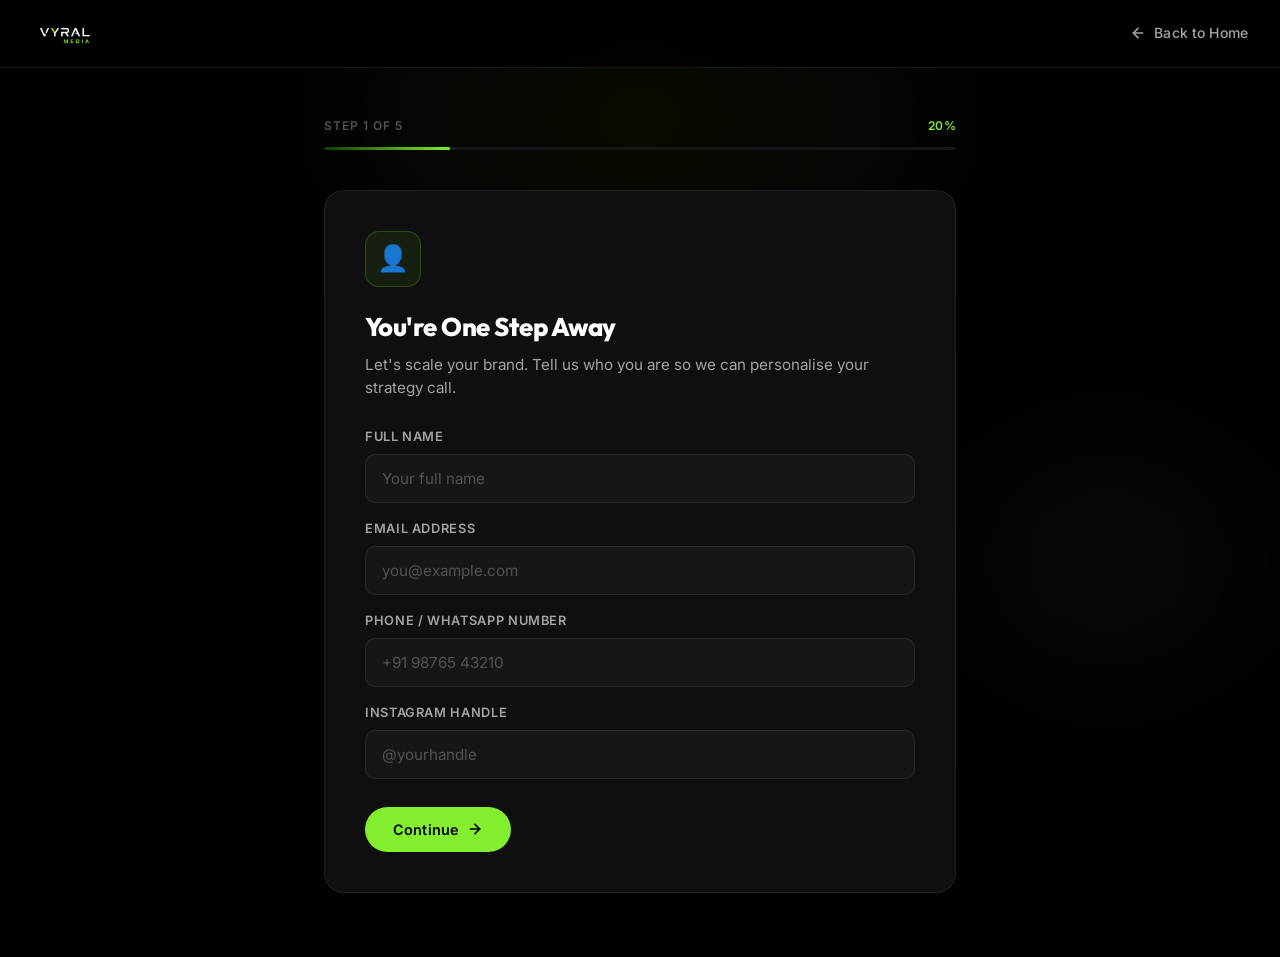
<file: apply.html>
<!DOCTYPE html>
<html lang="en">
<head>
  <meta charset="UTF-8">
  <meta name="viewport" content="width=device-width, initial-scale=1.0">
  <title>Apply | Vyral Media — Book Your Free Strategy Call</title>
  <meta name="description" content="Tell us about your brand and book a free strategy call with Vyral Media. We help businesses scale organically through content, distribution, and growth systems.">
  <meta name="robots" content="index, follow">
  <link rel="canonical" href="https://vyralmedia.in/apply.html">
  
  <meta name="google-site-verification" content="zM5Bgi4bt-5BUdZvR5xK7IEdUK-Fsq2DMTVxGjwrdNs">

  <link rel="preconnect" href="https://fonts.googleapis.com">
  <link rel="preconnect" href="https://fonts.gstatic.com" crossorigin>
  <link href="https://fonts.googleapis.com/css2?family=Inter:wght@300;400;500;600;700&family=Outfit:wght@400;500;600;700;800;900&display=swap" rel="stylesheet">
  <link rel="icon" type="image/png" href="data:image/svg+xml,<svg xmlns=%22http://www.w3.org/2000/svg%22 viewBox=%220 0 100 100%22><text y=%22.9em%22 font-size=%2290%22>🚀</text></svg>">

  <style>
    /* Same as before but with enhanced visual improvements */
    @import url('https://fonts.googleapis.com/css2?family=Inter:wght@300;400;500;600;700&family=Outfit:wght@400;500;600;700;800;900&display=swap');

    :root {
      --bg-pure: #000000;
      --bg-primary: #050505;
      --bg-secondary: #0f0f0f;
      --bg-tertiary: #161616;
      --accent: #82EE2D;
      --accent-rgb: 130, 238, 45;
      --accent-dark: #123d04;
      --accent-forest: #1c5210;
      --text-primary: #ffffff;
      --text-secondary: #a3a3a3;
      --text-muted: #525252;
      --border-color: rgba(255,255,255,0.08);
      --border-accent: rgba(130,238,45,0.2);
      --glass-bg: rgba(10,10,10,0.75);
      --glass-border: rgba(255,255,255,0.06);
      --font-headings: 'Outfit', sans-serif;
      --font-body: 'Inter', sans-serif;
      --transition-fast: all 0.2s cubic-bezier(0.4,0,0.2,1);
      --transition-smooth: all 0.4s cubic-bezier(0.4,0,0.2,1);
      --shadow-neon: 0 0 25px rgba(130,238,45,0.15);
      --shadow-neon-strong: 0 0 35px rgba(130,238,45,0.3);
    }

    *, *::before, *::after { box-sizing: border-box; margin: 0; padding: 0; }

    html {
      scroll-behavior: smooth;
      scrollbar-width: thin;
      scrollbar-color: var(--accent) var(--bg-pure);
      overflow-x: hidden;
    }

    body {
      background-color: var(--bg-pure);
      color: var(--text-primary);
      font-family: var(--font-body);
      font-size: 16px;
      line-height: 1.6;
      min-height: 100vh;
      overflow-x: hidden;
      -webkit-font-smoothing: antialiased;
    }

    ::-webkit-scrollbar { width: 8px; }
    ::-webkit-scrollbar-track { background: var(--bg-pure); }
    ::-webkit-scrollbar-thumb { background: var(--bg-tertiary); border: 2px solid var(--bg-pure); border-radius: 4px; }
    ::-webkit-scrollbar-thumb:hover { background: var(--accent); }

    .bg-gradient-orb {
      position: fixed;
      inset: 0;
      pointer-events: none;
      z-index: 0;
      overflow: hidden;
    }
    .bg-gradient-orb::before {
      content: '';
      position: absolute;
      top: -20%;
      left: 50%;
      transform: translateX(-50%);
      width: 900px;
      height: 600px;
      background: radial-gradient(ellipse at center, rgba(130,238,45,0.06) 0%, transparent 65%);
      filter: blur(40px);
    }
    .bg-gradient-orb::after {
      content: '';
      position: absolute;
      bottom: 10%;
      right: -10%;
      width: 600px;
      height: 500px;
      background: radial-gradient(ellipse at center, rgba(130,238,45,0.04) 0%, transparent 65%);
      filter: blur(60px);
    }

    .top-nav {
      position: fixed;
      top: 0;
      left: 0;
      right: 0;
      z-index: 100;
      padding: 0 2rem;
      height: 68px;
      display: flex;
      align-items: center;
      justify-content: space-between;
      background: rgba(0,0,0,0.7);
      backdrop-filter: blur(20px);
      -webkit-backdrop-filter: blur(20px);
      border-bottom: 1px solid var(--border-color);
    }

    .logo {
      display: flex;
      align-items: center;
      text-decoration: none;
    }
    .logo img { height: 36px; width: auto; }

    .back-link {
      display: inline-flex;
      align-items: center;
      gap: 0.5rem;
      font-family: var(--font-body);
      font-size: 0.875rem;
      font-weight: 500;
      color: var(--text-secondary);
      text-decoration: none;
      transition: var(--transition-fast);
      letter-spacing: 0.01em;
    }
    .back-link:hover { color: var(--text-primary); }
    .back-link svg { transition: var(--transition-fast); }
    .back-link:hover svg { transform: translateX(-3px); }

    .page-wrapper {
      position: relative;
      z-index: 1;
      min-height: 100vh;
      padding-top: 68px;
      display: flex;
      flex-direction: column;
      align-items: center;
      justify-content: flex-start;
    }

    .form-container {
      width: 100%;
      max-width: 680px;
      margin: 0 auto;
      padding: 3rem 1.5rem 4rem;
    }

    .progress-wrap {
      margin-bottom: 2.5rem;
    }

    .progress-header {
      display: flex;
      align-items: center;
      justify-content: space-between;
      margin-bottom: 0.75rem;
    }

    .step-label {
      font-size: 0.75rem;
      font-weight: 600;
      color: var(--text-muted);
      letter-spacing: 0.08em;
      text-transform: uppercase;
    }

    .step-count {
      font-size: 0.75rem;
      font-weight: 600;
      color: var(--accent);
      letter-spacing: 0.04em;
    }

    .progress-track {
      height: 3px;
      background: var(--bg-tertiary);
      border-radius: 100px;
      overflow: hidden;
    }

    .progress-fill {
      height: 100%;
      background: linear-gradient(90deg, var(--accent-dark), var(--accent));
      border-radius: 100px;
      transition: width 0.5s cubic-bezier(0.4,0,0.2,1);
      box-shadow: 0 0 12px rgba(130,238,45,0.4);
    }

    .step-card {
      background: var(--bg-secondary);
      border: 1px solid var(--border-color);
      border-radius: 20px;
      padding: 2.5rem;
      display: none;
      animation: fadeSlideIn 0.35s cubic-bezier(0.4,0,0.2,1) both;
    }

    .step-card.active { display: block; }

    @keyframes fadeSlideIn {
      from { opacity: 0; transform: translateY(14px); }
      to   { opacity: 1; transform: translateY(0); }
    }

    .step-icon {
      width: 56px;
      height: 56px;
      border-radius: 14px;
      background: rgba(130,238,45,0.08);
      border: 1px solid var(--border-accent);
      display: flex;
      align-items: center;
      justify-content: center;
      margin-bottom: 1.25rem;
      font-size: 1.6rem;
      line-height: 1;
    }

    .step-title {
      font-family: var(--font-headings);
      font-size: 1.6rem;
      font-weight: 800;
      color: var(--text-primary);
      margin-bottom: 0.35rem;
      letter-spacing: -0.02em;
    }

    .step-subtitle {
      font-size: 0.95rem;
      color: var(--text-secondary);
      margin-bottom: 1.75rem;
      line-height: 1.5;
    }

    .field-group {
      display: flex;
      flex-direction: column;
      gap: 1rem;
      margin-bottom: 1.75rem;
    }

    .field {
      display: flex;
      flex-direction: column;
      gap: 0.4rem;
    }

    .field label {
      font-size: 0.8rem;
      font-weight: 600;
      color: var(--text-secondary);
      letter-spacing: 0.05em;
      text-transform: uppercase;
    }

    .field input,
    .field select {
      width: 100%;
      background: var(--bg-tertiary);
      border: 1px solid var(--border-color);
      border-radius: 10px;
      padding: 0.875rem 1rem;
      font-family: var(--font-body);
      font-size: 0.95rem;
      font-weight: 400;
      color: var(--text-primary);
      outline: none;
      transition: var(--transition-fast);
      appearance: none;
      -webkit-appearance: none;
    }

    .field input::placeholder { color: var(--text-muted); }

    .field input:focus,
    .field select:focus {
      border-color: var(--border-accent);
      background: rgba(22,22,22,0.9);
      box-shadow: 0 0 0 3px rgba(130,238,45,0.07);
    }

    .select-wrap {
      position: relative;
    }

    .select-wrap::after {
      content: '';
      position: absolute;
      right: 14px;
      top: 50%;
      transform: translateY(-50%);
      width: 10px;
      height: 6px;
      pointer-events: none;
      background-image: url("data:image/svg+xml,%3Csvg xmlns='http://www.w3.org/2000/svg' fill='none' viewBox='0 0 10 6'%3E%3Cpath stroke='%23a3a3a3' stroke-width='1.5' stroke-linecap='round' stroke-linejoin='round' d='M1 1l4 4 4-4'/%3E%3C/svg%3E");
      background-repeat: no-repeat;
      background-size: contain;
    }

    .field select { cursor: pointer; padding-right: 2.5rem; }
    .field select option { background: var(--bg-secondary); color: var(--text-primary); }

    .choices-grid {
      display: grid;
      grid-template-columns: 1fr 1fr;
      gap: 0.65rem;
      margin-bottom: 1.75rem;
    }

    .choice-item {
      display: flex;
      align-items: center;
      gap: 0.75rem;
      padding: 0.875rem 1rem;
      background: var(--bg-tertiary);
      border: 1px solid var(--border-color);
      border-radius: 12px;
      cursor: pointer;
      transition: var(--transition-fast);
      user-select: none;
      -webkit-user-select: none;
    }

    .choice-item:hover {
      border-color: rgba(130,238,45,0.25);
      background: rgba(22,22,22,0.9);
    }

    .choice-item.selected {
      border-color: var(--accent);
      background: rgba(130,238,45,0.07);
      box-shadow: 0 0 0 1px rgba(130,238,45,0.15) inset;
    }

    .choice-icon {
      width: 28px;
      height: 28px;
      flex-shrink: 0;
      border-radius: 6px;
      background: rgba(255,255,255,0.04);
      display: flex;
      align-items: center;
      justify-content: center;
      font-size: 0.95rem;
    }

    .choice-text {
      font-size: 0.875rem;
      font-weight: 500;
      color: var(--text-primary);
      line-height: 1.3;
    }

    .choice-check {
      width: 16px;
      height: 16px;
      border-radius: 4px;
      border: 1.5px solid var(--text-muted);
      margin-left: auto;
      flex-shrink: 0;
      display: flex;
      align-items: center;
      justify-content: center;
      transition: var(--transition-fast);
    }

    .choice-item.selected .choice-check {
      background: var(--accent);
      border-color: var(--accent);
    }

    .choice-item.selected .choice-check::after {
      content: '';
      display: block;
      width: 8px;
      height: 5px;
      border-left: 2px solid #000;
      border-bottom: 2px solid #000;
      transform: rotate(-45deg) translateY(-1px);
    }

    .choices-grid.cols-1 { grid-template-columns: 1fr; }

    .btn-row {
      display: flex;
      align-items: center;
      gap: 0.75rem;
      margin-top: 0.25rem;
    }

    .btn {
      display: inline-flex;
      align-items: center;
      justify-content: center;
      gap: 0.5rem;
      padding: 0.875rem 1.75rem;
      border-radius: 100px;
      font-family: var(--font-body);
      font-size: 0.9rem;
      font-weight: 600;
      cursor: pointer;
      border: none;
      outline: none;
      text-decoration: none;
      transition: var(--transition-fast);
      letter-spacing: 0.01em;
      white-space: nowrap;
    }

    .btn-primary {
      background: var(--accent);
      color: #000;
    }
    .btn-primary:hover {
      background: #96f53e;
      transform: translateY(-2px);
      box-shadow: var(--shadow-neon-strong);
    }

    .btn-secondary {
      background: transparent;
      color: var(--text-secondary);
      border: 1px solid var(--border-color);
    }
    .btn-secondary:hover {
      border-color: rgba(255,255,255,0.2);
      color: var(--text-primary);
      background: var(--bg-tertiary);
    }

    .btn-full { width: 100%; }

    .field-error {
      font-size: 0.78rem;
      color: #ff6b6b;
      display: none;
      margin-top: 0.25rem;
    }
    .field-error.show { display: block; }
    .field input.error,
    .field select.error { border-color: rgba(255,107,107,0.5); }

    .error-msg {
      font-size: 0.8rem;
      color: #ff6b6b;
      padding: 0.75rem 1rem;
      background: rgba(255,107,107,0.08);
      border: 1px solid rgba(255,107,107,0.2);
      border-radius: 8px;
      display: none;
      margin-bottom: 1rem;
    }
    .error-msg.show { display: block; }

    .final-screen {
      display: none;
      text-align: center;
      padding: 3.5rem 2.5rem;
      background: var(--bg-secondary);
      border: 1px solid var(--border-color);
      border-radius: 20px;
      animation: fadeSlideIn 0.4s cubic-bezier(0.4,0,0.2,1) both;
    }

    .final-screen.active { display: block; }

    .final-icon-wrap {
      width: 80px;
      height: 80px;
      border-radius: 20px;
      background: rgba(130,238,45,0.1);
      border: 1px solid var(--border-accent);
      display: flex;
      align-items: center;
      justify-content: center;
      margin: 0 auto 1.5rem;
      font-size: 2.4rem;
    }

    .final-title {
      font-family: var(--font-headings);
      font-size: 2.2rem;
      font-weight: 800;
      color: var(--text-primary);
      letter-spacing: -0.03em;
      margin-bottom: 0.75rem;
    }

    .final-title span { color: var(--accent); }

    .final-desc {
      font-size: 1rem;
      color: var(--text-secondary);
      max-width: 440px;
      margin: 0 auto 2rem;
      line-height: 1.65;
    }

    .wa-btn {
      display: inline-flex;
      align-items: center;
      justify-content: center;
      gap: 0.75rem;
      padding: 1rem 2rem;
      background: var(--accent);
      color: #000;
      font-family: var(--font-body);
      font-size: 1rem;
      font-weight: 700;
      border-radius: 100px;
      text-decoration: none;
      transition: var(--transition-fast);
      letter-spacing: 0.01em;
      border: none;
      cursor: pointer;
    }

    .wa-btn:hover {
      background: #96f53e;
      transform: translateY(-3px);
      box-shadow: 0 8px 32px rgba(130,238,45,0.35);
    }

    .wa-btn svg { flex-shrink: 0; }

    .privacy-note {
      margin-top: 1.25rem;
      font-size: 0.78rem;
      color: var(--text-muted);
    }

    .notion-emoji {
      font-style: normal;
      font-variant-emoji: text;
      font-family: 'Segoe UI Emoji', 'Noto Emoji', sans-serif;
    }

    .step-divider {
      height: 1px;
      background: var(--border-color);
      margin: 1.5rem 0;
    }

    @media (max-width: 600px) {
      .form-container { padding: 1.5rem 1rem 3rem; }
      .step-card { padding: 1.75rem 1.25rem; }
      .choices-grid { 
        grid-template-columns: 1fr; 
        gap: 0.5rem;
      }
      .choice-item {
        padding: 0.65rem 0.75rem;
        gap: 0.5rem;
      }
      .choice-text {
        font-size: 0.8rem;
      }
      .choice-icon {
        width: 24px;
        height: 24px;
        font-size: 0.8rem;
      }
      .choice-check {
        width: 14px;
        height: 14px;
      }
      .final-screen { padding: 2rem 1.25rem; }
      .final-title { font-size: 1.6rem; }
      .top-nav { padding: 0 1rem; }
      .btn-row {
        flex-wrap: wrap;
      }
      .btn-row .btn {
        flex: 1 1 calc(50% - 0.5rem);
        min-width: 120px;
        padding: 0.7rem 1rem;
        font-size: 0.8rem;
      }
      .step-title { font-size: 1.3rem; }
      .step-subtitle { font-size: 0.85rem; }
    }
  </style>
</head>
<body>

  <div class="bg-gradient-orb" aria-hidden="true"></div>

  <nav class="top-nav" aria-label="Apply page navigation">
    <a href="index.html" class="logo" aria-label="Vyral Media — Back to home">
      <img src="logo.png" alt="Vyral Media Logo">
    </a>
    <a href="index.html" class="back-link" id="nav-back-link">
      <svg xmlns="http://www.w3.org/2000/svg" width="16" height="16" viewBox="0 0 24 24" fill="none" stroke="currentColor" stroke-width="2.5" stroke-linecap="round" stroke-linejoin="round" aria-hidden="true"><line x1="19" y1="12" x2="5" y2="12"></line><polyline points="12 19 5 12 12 5"></polyline></svg>
      Back to Home
    </a>
  </nav>

  <div class="page-wrapper">
    <div class="form-container">

      <div class="progress-wrap" id="progress-wrap">
        <div class="progress-header">
          <span class="step-label" id="step-label">Step 1 of 5</span>
          <span class="step-count" id="step-count">20%</span>
        </div>
        <div class="progress-track">
          <div class="progress-fill" id="progress-fill" style="width: 20%"></div>
        </div>
      </div>

      <!-- STEP 1 -->
      <div class="step-card active" id="step-1" role="form" aria-labelledby="step1-title">
        <div class="step-icon" aria-hidden="true"><span class="notion-emoji">👤</span></div>
        <h1 class="step-title" id="step1-title">You're One Step Away</h1>
        <p class="step-subtitle">Let's scale your brand. Tell us who you are so we can personalise your strategy call.</p>

        <div class="error-msg" id="step1-error">Please fill in all required fields correctly.</div>

        <div class="field-group">
          <div class="field">
            <label for="f-name">Full Name</label>
            <input type="text" id="f-name" name="name" placeholder="Your full name" autocomplete="name">
            <span class="field-error" id="err-name">Please enter your name.</span>
          </div>
          <div class="field">
            <label for="f-email">Email Address</label>
            <input type="email" id="f-email" name="email" placeholder="you@example.com" autocomplete="email">
            <span class="field-error" id="err-email">Please enter a valid email address.</span>
          </div>
          <div class="field">
            <label for="f-phone">Phone / WhatsApp Number</label>
            <input type="tel" id="f-phone" name="phone" placeholder="+91 98765 43210" autocomplete="tel">
            <span class="field-error" id="err-phone">Please enter your phone number.</span>
          </div>
          <div class="field">
            <label for="f-instagram">Instagram Handle</label>
            <input type="text" id="f-instagram" name="instagram" placeholder="@yourhandle">
            <span class="field-error" id="err-instagram">Please enter your Instagram handle.</span>
          </div>
        </div>

        <div class="btn-row">
          <button class="btn btn-primary" onclick="nextStep(1)" id="step1-next">
            Continue
            <svg xmlns="http://www.w3.org/2000/svg" width="16" height="16" viewBox="0 0 24 24" fill="none" stroke="currentColor" stroke-width="2.5" stroke-linecap="round" stroke-linejoin="round" aria-hidden="true"><line x1="5" y1="12" x2="19" y2="12"></line><polyline points="12 5 19 12 12 19"></polyline></svg>
          </button>
        </div>
      </div>

      <!-- STEP 2 -->
      <div class="step-card" id="step-2" role="form" aria-labelledby="step2-title">
        <div class="step-icon" aria-hidden="true"><span class="notion-emoji">🏢</span></div>
        <h2 class="step-title" id="step2-title">Business Type</h2>
        <p class="step-subtitle">What type of business or brand are you building?</p>

        <div class="error-msg" id="step2-error">Please select a business type to continue.</div>

        <div class="choices-grid cols-1" id="business-choices" role="radiogroup" aria-label="Business type">
          <div class="choice-item" data-group="business" data-value="Local Business" onclick="selectSingle(this)" role="radio" aria-checked="false" tabindex="0">
            <span class="choice-icon notion-emoji">🏪</span>
            <span class="choice-text">Local Business</span>
            <span class="choice-check" aria-hidden="true"></span>
          </div>
          <div class="choice-item" data-group="business" data-value="E-commerce" onclick="selectSingle(this)" role="radio" aria-checked="false" tabindex="0">
            <span class="choice-icon notion-emoji">🛒</span>
            <span class="choice-text">E-commerce</span>
            <span class="choice-check" aria-hidden="true"></span>
          </div>
          <div class="choice-item" data-group="business" data-value="Personal Brand" onclick="selectSingle(this)" role="radio" aria-checked="false" tabindex="0">
            <span class="choice-icon notion-emoji">🎯</span>
            <span class="choice-text">Personal Brand</span>
            <span class="choice-check" aria-hidden="true"></span>
          </div>
          <div class="choice-item" data-group="business" data-value="Influencer" onclick="selectSingle(this)" role="radio" aria-checked="false" tabindex="0">
            <span class="choice-icon notion-emoji">👑</span>
            <span class="choice-text">Influencer</span>
            <span class="choice-check" aria-hidden="true"></span>
          </div>
          <div class="choice-item" data-group="business" data-value="Startup" onclick="selectSingle(this)" role="radio" aria-checked="false" tabindex="0">
            <span class="choice-icon notion-emoji">🚀</span>
            <span class="choice-text">Startup</span>
            <span class="choice-check" aria-hidden="true"></span>
          </div>
          <div class="choice-item" data-group="business" data-value="Other" onclick="selectSingle(this)" role="radio" aria-checked="false" tabindex="0">
            <span class="choice-icon notion-emoji">📦</span>
            <span class="choice-text">Other</span>
            <span class="choice-check" aria-hidden="true"></span>
          </div>
        </div>

        <div class="btn-row">
          <button class="btn btn-secondary" onclick="prevStep(2)" aria-label="Go back to step 1">Back</button>
          <button class="btn btn-primary" onclick="nextStep(2)" id="step2-next">
            Continue
            <svg xmlns="http://www.w3.org/2000/svg" width="16" height="16" viewBox="0 0 24 24" fill="none" stroke="currentColor" stroke-width="2.5" stroke-linecap="round" stroke-linejoin="round" aria-hidden="true"><line x1="5" y1="12" x2="19" y2="12"></line><polyline points="12 5 19 12 12 19"></polyline></svg>
          </button>
        </div>
      </div>

      <!-- STEP 3 -->
      <div class="step-card" id="step-3" role="form" aria-labelledby="step3-title">
        <div class="step-icon" aria-hidden="true"><span class="notion-emoji">📊</span></div>
        <h2 class="step-title" id="step3-title">Current Situation</h2>
        <p class="step-subtitle">What's your biggest challenge right now?</p>

        <div class="error-msg" id="step3-error">Please select your biggest challenge to continue.</div>

        <div class="choices-grid cols-1" id="challenge-choices" role="radiogroup" aria-label="Current challenge">
          <div class="choice-item" data-group="challenge" data-value="Don't know how to scale organically" onclick="selectSingle(this)" role="radio" aria-checked="false" tabindex="0">
            <span class="choice-icon notion-emoji">📊</span>
            <span class="choice-text">Don't know how to scale organically</span>
            <span class="choice-check" aria-hidden="true"></span>
          </div>
          <div class="choice-item" data-group="challenge" data-value="Low reach & engagement" onclick="selectSingle(this)" role="radio" aria-checked="false" tabindex="0">
            <span class="choice-icon notion-emoji">📉</span>
            <span class="choice-text">Low reach &amp; engagement</span>
            <span class="choice-check" aria-hidden="true"></span>
          </div>
          <div class="choice-item" data-group="challenge" data-value="No leads coming in" onclick="selectSingle(this)" role="radio" aria-checked="false" tabindex="0">
            <span class="choice-icon notion-emoji">🎯</span>
            <span class="choice-text">No leads coming in</span>
            <span class="choice-check" aria-hidden="true"></span>
          </div>
          <div class="choice-item" data-group="challenge" data-value="No time to manage social media" onclick="selectSingle(this)" role="radio" aria-checked="false" tabindex="0">
            <span class="choice-icon notion-emoji">⏱</span>
            <span class="choice-text">No time to manage social media</span>
            <span class="choice-check" aria-hidden="true"></span>
          </div>
          <div class="choice-item" data-group="challenge" data-value="Need faster growth" onclick="selectSingle(this)" role="radio" aria-checked="false" tabindex="0">
            <span class="choice-icon notion-emoji">🚀</span>
            <span class="choice-text">Need faster growth</span>
            <span class="choice-check" aria-hidden="true"></span>
          </div>
          <div class="choice-item" data-group="challenge" data-value="Other" onclick="selectSingle(this)" role="radio" aria-checked="false" tabindex="0">
            <span class="choice-icon notion-emoji">❓</span>
            <span class="choice-text">Other</span>
            <span class="choice-check" aria-hidden="true"></span>
          </div>
        </div>

        <div class="btn-row">
          <button class="btn btn-secondary" onclick="prevStep(3)" aria-label="Go back to step 2">Back</button>
          <button class="btn btn-primary" onclick="nextStep(3)" id="step3-next">
            Continue
            <svg xmlns="http://www.w3.org/2000/svg" width="16" height="16" viewBox="0 0 24 24" fill="none" stroke="currentColor" stroke-width="2.5" stroke-linecap="round" stroke-linejoin="round" aria-hidden="true"><line x1="5" y1="12" x2="19" y2="12"></line><polyline points="12 5 19 12 12 19"></polyline></svg>
          </button>
        </div>
      </div>

      <!-- STEP 4 -->
      <div class="step-card" id="step-4" role="form" aria-labelledby="step4-title">
        <div class="step-icon" aria-hidden="true"><span class="notion-emoji">💰</span></div>
        <h2 class="step-title" id="step4-title">Budget Qualifier</h2>
        <p class="step-subtitle">What's your monthly marketing budget? This helps us match you with the right plan.</p>

        <div class="error-msg" id="step4-error">Please select your monthly budget to continue.</div>

        <div class="choices-grid cols-1" id="budget-choices" role="radiogroup" aria-label="Monthly budget">
          <div class="choice-item" data-group="budget" data-value="Under $500" onclick="selectSingle(this)" role="radio" aria-checked="false" tabindex="0">
            <span class="choice-icon notion-emoji">💰</span>
            <span class="choice-text">Under $500</span>
            <span class="choice-check" aria-hidden="true"></span>
          </div>
          <div class="choice-item" data-group="budget" data-value="$500–$1,000" onclick="selectSingle(this)" role="radio" aria-checked="false" tabindex="0">
            <span class="choice-icon notion-emoji">💰</span>
            <span class="choice-text">$500 – $1,000</span>
            <span class="choice-check" aria-hidden="true"></span>
          </div>
          <div class="choice-item" data-group="budget" data-value="$1,000–$2,000" onclick="selectSingle(this)" role="radio" aria-checked="false" tabindex="0">
            <span class="choice-icon notion-emoji">💰</span>
            <span class="choice-text">$1,000 – $2,000</span>
            <span class="choice-check" aria-hidden="true"></span>
          </div>
          <div class="choice-item" data-group="budget" data-value="$2,000+" onclick="selectSingle(this)" role="radio" aria-checked="false" tabindex="0">
            <span class="choice-icon notion-emoji">💰</span>
            <span class="choice-text">$2,000+</span>
            <span class="choice-check" aria-hidden="true"></span>
          </div>
        </div>

        <div class="btn-row">
          <button class="btn btn-secondary" onclick="prevStep(4)" aria-label="Go back to step 3">Back</button>
          <button class="btn btn-primary" onclick="nextStep(4)" id="step4-next">
            Continue
            <svg xmlns="http://www.w3.org/2000/svg" width="16" height="16" viewBox="0 0 24 24" fill="none" stroke="currentColor" stroke-width="2.5" stroke-linecap="round" stroke-linejoin="round" aria-hidden="true"><line x1="5" y1="12" x2="19" y2="12"></line><polyline points="12 5 19 12 12 19"></polyline></svg>
          </button>
        </div>
      </div>

      <!-- STEP 5 -->
      <div class="step-card" id="step-5" role="form" aria-labelledby="step5-title">
        <div class="step-icon" aria-hidden="true"><span class="notion-emoji">🎯</span></div>
        <h2 class="step-title" id="step5-title">Main Goal</h2>
        <p class="step-subtitle">What are you aiming for? Select all that apply.</p>

        <div class="error-msg" id="step5-error">Please select at least one goal to continue.</div>

        <div class="choices-grid cols-1" id="goal-choices" role="group" aria-label="Your main goals">
          <div class="choice-item" data-group="goal" data-value="Build organic traffic" onclick="selectMulti(this)" role="checkbox" aria-checked="false" tabindex="0">
            <span class="choice-icon notion-emoji">📈</span>
            <span class="choice-text">Build organic traffic</span>
            <span class="choice-check" aria-hidden="true"></span>
          </div>
          <div class="choice-item" data-group="goal" data-value="Increase brand virality" onclick="selectMulti(this)" role="checkbox" aria-checked="false" tabindex="0">
            <span class="choice-icon notion-emoji">🔥</span>
            <span class="choice-text">Increase brand virality</span>
            <span class="choice-check" aria-hidden="true"></span>
          </div>
          <div class="choice-item" data-group="goal" data-value="Grow social media followers" onclick="selectMulti(this)" role="checkbox" aria-checked="false" tabindex="0">
            <span class="choice-icon notion-emoji">👥</span>
            <span class="choice-text">Grow social media followers</span>
            <span class="choice-check" aria-hidden="true"></span>
          </div>
          <div class="choice-item" data-group="goal" data-value="More leads / sales" onclick="selectMulti(this)" role="checkbox" aria-checked="false" tabindex="0">
            <span class="choice-icon notion-emoji">🎯</span>
            <span class="choice-text">More leads / sales</span>
            <span class="choice-check" aria-hidden="true"></span>
          </div>
          <div class="choice-item" data-group="goal" data-value="Brand awareness" onclick="selectMulti(this)" role="checkbox" aria-checked="false" tabindex="0">
            <span class="choice-icon notion-emoji">👁</span>
            <span class="choice-text">Brand awareness</span>
            <span class="choice-check" aria-hidden="true"></span>
          </div>
          <div class="choice-item" data-group="goal" data-value="Launch a new product / brand" onclick="selectMulti(this)" role="checkbox" aria-checked="false" tabindex="0">
            <span class="choice-icon notion-emoji">🚀</span>
            <span class="choice-text">Launch a new product / brand</span>
            <span class="choice-check" aria-hidden="true"></span>
          </div>
        </div>

        <div class="btn-row">
          <button class="btn btn-secondary" onclick="prevStep(5)" aria-label="Go back to step 4">Back</button>
          <button class="btn btn-primary" onclick="nextStep(5)" id="step5-next">
            See My Growth Plan
            <svg xmlns="http://www.w3.org/2000/svg" width="16" height="16" viewBox="0 0 24 24" fill="none" stroke="currentColor" stroke-width="2.5" stroke-linecap="round" stroke-linejoin="round" aria-hidden="true"><line x1="5" y1="12" x2="19" y2="12"></line><polyline points="12 5 19 12 12 19"></polyline></svg>
          </button>
        </div>
      </div>

      <!-- FINAL SCREEN -->
      <div class="final-screen" id="final-screen" role="region" aria-labelledby="final-title">
        <div class="final-icon-wrap" aria-hidden="true"><span class="notion-emoji" style="font-size:2.2rem">🚀</span></div>
        <h2 class="final-title" id="final-title">Perfect. Let's Build Your<br><span>Growth Plan.</span></h2>
        <p class="final-desc">Book your free strategy call below and we'll show you how to generate more visibility, more reach and more opportunities for your brand.</p>
        <a href="#" class="wa-btn" id="whatsapp-cta" target="_blank" rel="noopener noreferrer" aria-label="Continue to book your free strategy call on WhatsApp">
          <svg xmlns="http://www.w3.org/2000/svg" width="22" height="22" viewBox="0 0 448 512" fill="currentColor" aria-hidden="true"><path d="M380.9 97.1C339 55.1 283.2 32 223.9 32c-122.4 0-222 99.6-222 222 0 39.1 10.2 77.3 29.6 111L0 480l117.7-30.9c32.4 17.7 68.9 27 106.1 27h.1c122.3 0 224.1-99.6 224.1-222 0-59.3-25.2-115-67.1-157zm-157 341.6c-33.2 0-65.7-8.9-94-25.7l-6.7-4-69.8 18.3L72 359.2l-4.4-7c-18.5-29.4-28.2-63.3-28.2-98.2 0-101.7 82.8-184.5 184.6-184.5 49.3 0 95.6 19.2 130.4 54.1 34.8 34.9 56.2 81.2 56.1 130.5 0 101.8-84.9 184.6-186.6 184.6zm101.2-138.2c-5.5-2.8-32.8-16.2-37.9-18-5.1-1.9-8.8-2.8-12.5 2.8-3.7 5.6-14.3 18-17.6 21.8-3.2 3.7-6.5 4.2-12 1.4-32.6-16.3-54-29.1-75.5-66-5.7-9.8 5.7-9.1 16.3-30.3 1.8-3.7.9-6.9-.5-9.7-1.4-2.8-12.5-30.1-17.1-41.2-4.5-10.8-9.1-9.3-12.5-9.5-3.2-.2-6.9-.2-10.6-.2-3.7 0-9.7 1.4-14.8 6.9-5.1 5.6-19.4 19-19.4 46.3 0 27.3 19.9 53.7 22.6 57.4 2.8 3.7 39.1 59.7 94.8 83.8 35.2 15.2 49 16.5 66.6 13.9 10.7-1.6 32.8-13.4 37.4-26.4 4.6-13 4.6-24.1 3.2-26.4-1.3-2.5-5-3.9-10.5-6.6z"/></svg>
          Continue To Book Your Strategy Call
        </a>
        <p class="privacy-note">We respect your privacy. Your information will only be used to contact you about your strategy call.</p>
      </div>

    </div>
  </div>

  <script>
    /* ============================================================
       STATE
    ============================================================ */
    const TOTAL_STEPS = 5;
    let currentStep = 1;

    const formData = {
      name:      '',
      email:     '',
      phone:     '',
      instagram: '',
      business:  '',
      challenge: '',
      budget:    '',
      goals:     []
    };

    /* ============================================================
       PROGRESS
    ============================================================ */
    function updateProgress(step) {
      const pct = Math.round((step / TOTAL_STEPS) * 100);
      document.getElementById('progress-fill').style.width = pct + '%';
      document.getElementById('step-label').textContent = `Step ${step} of ${TOTAL_STEPS}`;
      document.getElementById('step-count').textContent = pct + '%';
    }

    /* ============================================================
       NAVIGATION
    ============================================================ */
    function showStep(n) {
      document.querySelectorAll('.step-card').forEach(c => c.classList.remove('active'));
      const card = document.getElementById('step-' + n);
      if (card) {
        card.classList.add('active');
        card.scrollIntoView({ behavior: 'smooth', block: 'start' });
      }
      updateProgress(n);
      currentStep = n;
    }

    function prevStep(from) {
      if (from > 1) showStep(from - 1);
    }

    function nextStep(from) {
      if (!validate(from)) return;
      collectData(from);

      if (from === TOTAL_STEPS) {
        showFinal();
      } else {
        showStep(from + 1);
      }
    }

    /* ============================================================
       VALIDATION
    ============================================================ */
    function validate(step) {
      clearErrors(step);

      if (step === 1) {
        const name  = document.getElementById('f-name').value.trim();
        const email = document.getElementById('f-email').value.trim();
        const phone = document.getElementById('f-phone').value.trim();
        const ig    = document.getElementById('f-instagram').value.trim();
        let valid = true;

        if (!name)                          { showFieldError('err-name', 'f-name');           valid = false; }
        if (!email || !isValidEmail(email)) { showFieldError('err-email', 'f-email');         valid = false; }
        if (!phone)                         { showFieldError('err-phone', 'f-phone');         valid = false; }
        if (!ig)                            { showFieldError('err-instagram', 'f-instagram'); valid = false; }

        if (!valid) document.getElementById('step1-error').classList.add('show');
        return valid;
      }

      if (step === 2) {
        const sel = document.querySelector('#business-choices .choice-item.selected');
        if (!sel) { document.getElementById('step2-error').classList.add('show'); return false; }
        return true;
      }

      if (step === 3) {
        const sel = document.querySelector('#challenge-choices .choice-item.selected');
        if (!sel) { document.getElementById('step3-error').classList.add('show'); return false; }
        return true;
      }

      if (step === 4) {
        const sel = document.querySelector('#budget-choices .choice-item.selected');
        if (!sel) { document.getElementById('step4-error').classList.add('show'); return false; }
        return true;
      }

      if (step === 5) {
        const sels = document.querySelectorAll('#goal-choices .choice-item.selected');
        if (sels.length === 0) { document.getElementById('step5-error').classList.add('show'); return false; }
        return true;
      }

      return true;
    }

    function clearErrors(step) {
      document.getElementById('step' + step + '-error') && document.getElementById('step' + step + '-error').classList.remove('show');
      if (step === 1) {
        ['err-name','err-email','err-phone','err-instagram'].forEach(id => {
          document.getElementById(id).classList.remove('show');
        });
        ['f-name','f-email','f-phone','f-instagram'].forEach(id => {
          document.getElementById(id).classList.remove('error');
        });
      }
    }

    function showFieldError(errId, inputId) {
      document.getElementById(errId).classList.add('show');
      document.getElementById(inputId).classList.add('error');
    }

    function isValidEmail(e) {
      return /^[^\s@]+@[^\s@]+\.[^\s@]+$/.test(e);
    }

    /* ============================================================
       DATA COLLECTION
    ============================================================ */
    function collectData(step) {
      if (step === 1) {
        formData.name      = document.getElementById('f-name').value.trim();
        formData.email     = document.getElementById('f-email').value.trim();
        formData.phone     = document.getElementById('f-phone').value.trim();
        formData.instagram = document.getElementById('f-instagram').value.trim();
      }
      if (step === 2) {
        const s = document.querySelector('#business-choices .choice-item.selected');
        formData.business = s ? s.dataset.value : '';
      }
      if (step === 3) {
        const s = document.querySelector('#challenge-choices .choice-item.selected');
        formData.challenge = s ? s.dataset.value : '';
      }
      if (step === 4) {
        const s = document.querySelector('#budget-choices .choice-item.selected');
        formData.budget = s ? s.dataset.value : '';
      }
      if (step === 5) {
        const sels = document.querySelectorAll('#goal-choices .choice-item.selected');
        formData.goals = Array.from(sels).map(el => el.dataset.value);
      }
    }

    /* ============================================================
       SINGLE / MULTI SELECT TOGGLE
    ============================================================ */
    function selectSingle(el) {
      const group = el.dataset.group;
      document.querySelectorAll(`.choice-item[data-group="${group}"]`).forEach(item => {
        item.classList.remove('selected');
        item.setAttribute('aria-checked', 'false');
      });
      el.classList.add('selected');
      el.setAttribute('aria-checked', 'true');
      const errId = 'step' + getStepForGroup(group) + '-error';
      const errEl = document.getElementById(errId);
      if (errEl) errEl.classList.remove('show');
    }

    function selectMulti(el) {
      const isSelected = el.classList.contains('selected');
      el.classList.toggle('selected');
      el.setAttribute('aria-checked', isSelected ? 'false' : 'true');
      const sels = document.querySelectorAll('#goal-choices .choice-item.selected');
      if (sels.length > 0) document.getElementById('step5-error').classList.remove('show');
    }

    function getStepForGroup(group) {
      const map = { business: 2, challenge: 3, budget: 4, goal: 5 };
      return map[group] || 1;
    }

    document.addEventListener('keydown', function(e) {
      if (e.key === 'Enter' || e.key === ' ') {
        const el = e.target;
        if (el.classList.contains('choice-item')) {
          e.preventDefault();
          el.click();
        }
      }
    });

    function showFinal() {
      document.querySelectorAll('.step-card').forEach(c => c.classList.remove('active'));
      document.getElementById('progress-wrap').style.display = 'none';
      document.getElementById('final-screen').classList.add('active');

      const goals = formData.goals.join(', ');
      const msg = [
        `Hi Vyral Media! I'd like to book a free strategy call.`,
        ``,
        `*My Details:*`,
        `Name: ${formData.name}`,
        `Email: ${formData.email}`,
        `Phone/WhatsApp: ${formData.phone}`,
        `Instagram: ${formData.instagram}`,
        ``,
        `*About My Business:*`,
        `Business Type: ${formData.business}`,
        `Biggest Challenge: ${formData.challenge}`,
        `Monthly Budget: ${formData.budget}`,
        `Main Goals: ${goals}`,
        ``,
        `Looking forward to connecting!`
      ].join('\n');

      const encoded = encodeURIComponent(msg);
      document.getElementById('whatsapp-cta').href = `https://wa.me/919897303727?text=${encoded}`;
      document.getElementById('final-screen').scrollIntoView({ behavior: 'smooth', block: 'start' });
    }

    updateProgress(1);
  </script>
</body>
</html>
</file>
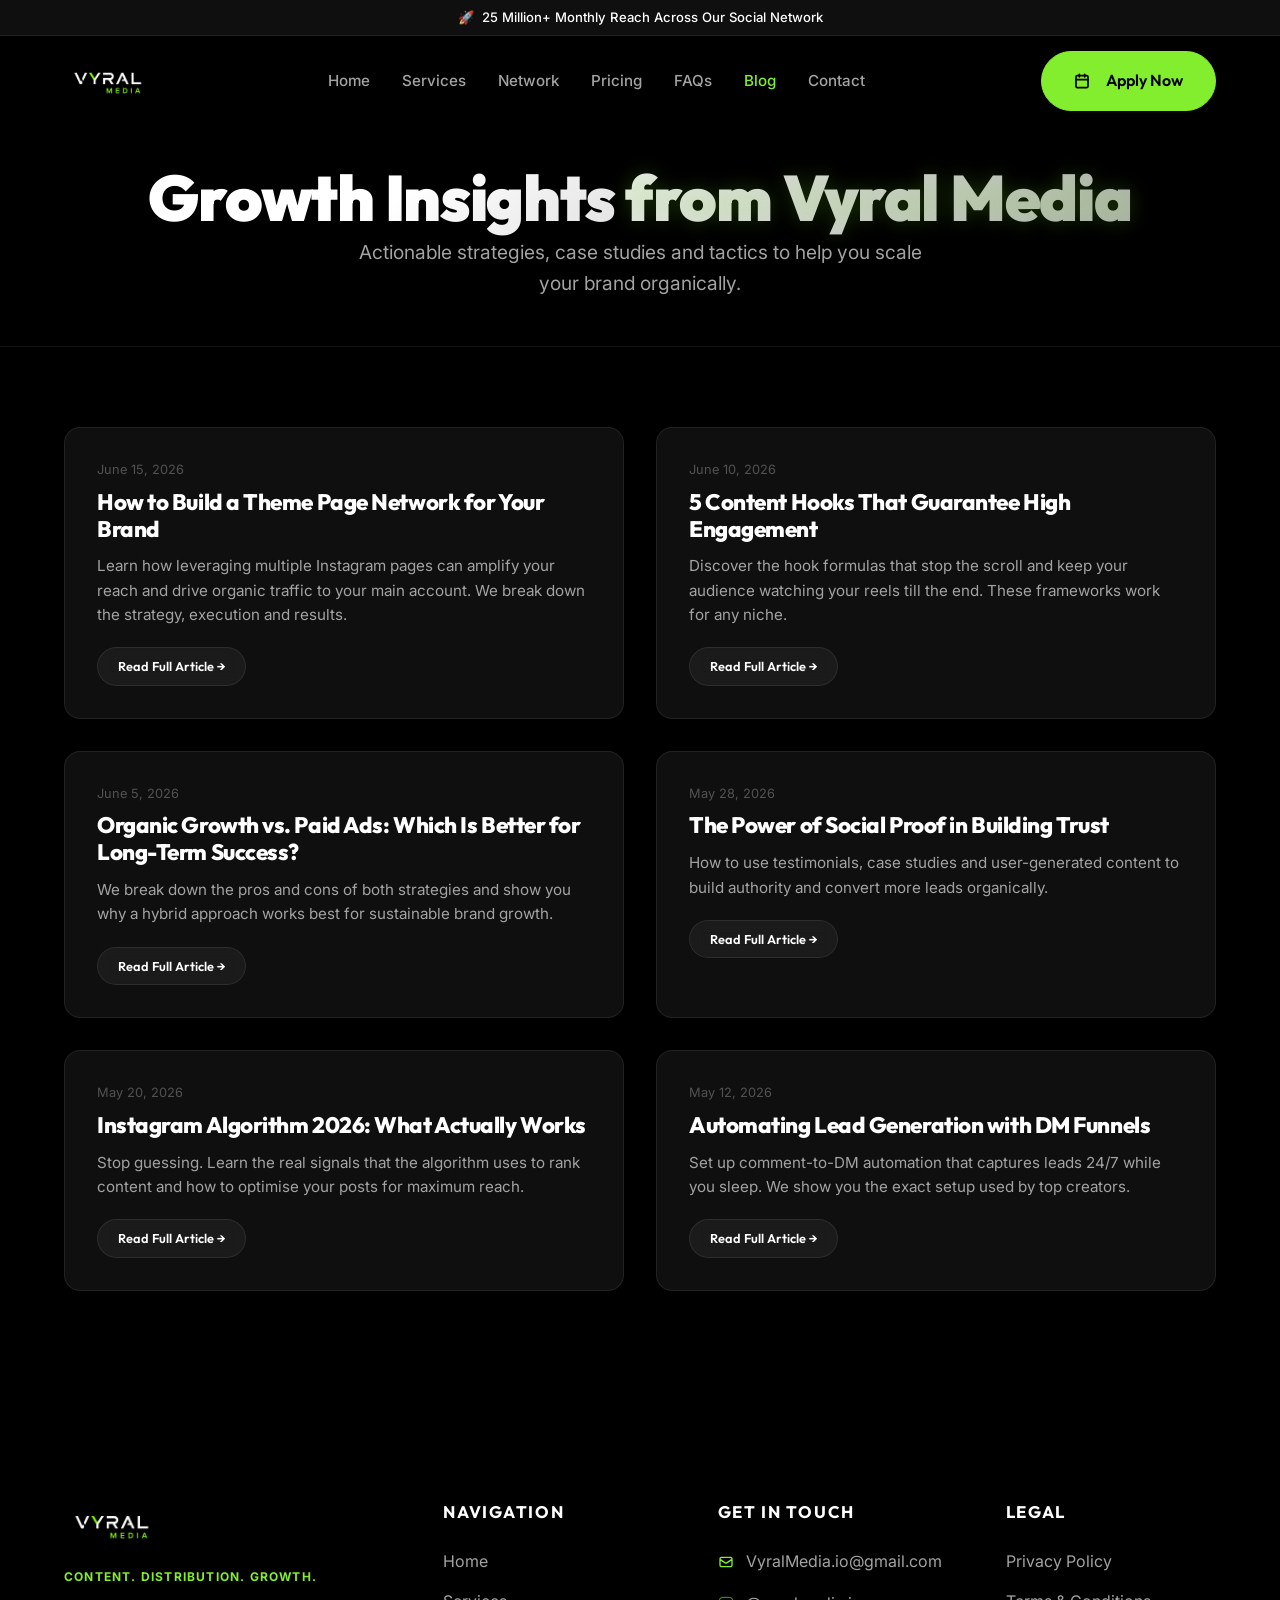
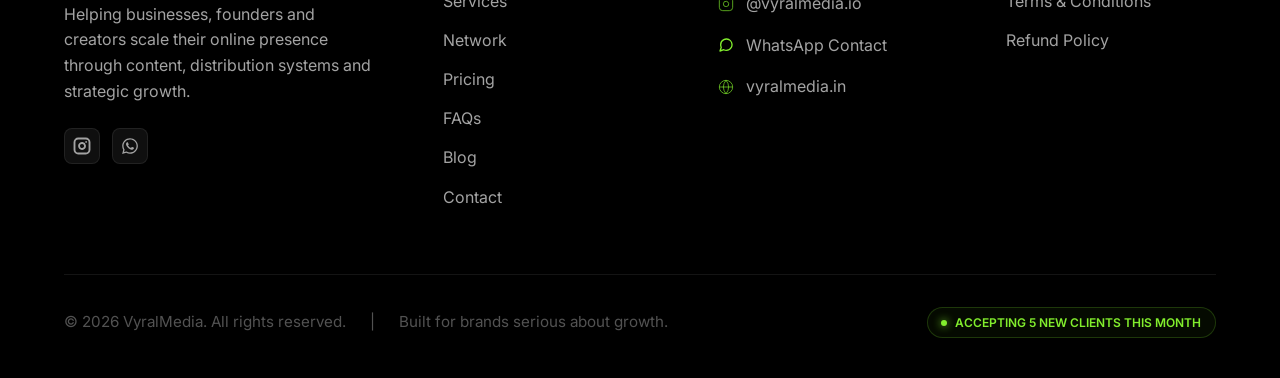
<file: blog.html>
<!DOCTYPE html>
<html lang="en">
<head>
  <meta charset="UTF-8">
  <meta name="viewport" content="width=device-width, initial-scale=1.0">
  
  <title>Blog | Vyral Media – Organic Growth Insights</title>
  <meta name="description" content="Read actionable strategies on organic growth, content marketing, theme pages, social media management and brand scaling. Vyral Media blog.">
  <link rel="canonical" href="https://vyralmedia.in/blog.html">
  
  <meta name="google-site-verification" content="zM5Bgi4bt-5BUdZvR5xK7IEdUK-Fsq2DMTVxGjwrdNs">
  
  <link rel="preconnect" href="https://fonts.googleapis.com">
  <link rel="preconnect" href="https://fonts.gstatic.com" crossorigin>
  <link href="https://fonts.googleapis.com/css2?family=Inter:wght@300;400;500;600;700&family=Outfit:wght@400;500;600;700;800;900&display=swap" rel="stylesheet">
  <link rel="stylesheet" href="styles.css">
  <link rel="icon" type="image/png" href="data:image/svg+xml,<svg xmlns=%22http://www.w3.org/2000/svg%22 viewBox=%220 0 100 100%22><text y=%22.9em%22 font-size=%2290%22>🚀</text></svg>">
  
  <style>
    .blog-header {
      padding-top: 10rem;
      padding-bottom: 3rem;
      text-align: center;
      border-bottom: 1px solid var(--border-color);
    }
    .blog-header h1 {
      font-size: clamp(2.5rem, 5vw, 4rem);
      font-weight: 900;
    }
    .blog-header p {
      font-size: 1.2rem;
      color: var(--text-secondary);
      max-width: 600px;
      margin: 0 auto;
    }
    .blog-grid-page {
      display: grid;
      grid-template-columns: 1fr 1fr;
      gap: 2rem;
      margin-top: 3rem;
    }
    .blog-post {
      background: var(--bg-secondary);
      border: 1px solid var(--border-color);
      border-radius: 16px;
      padding: 2rem;
      transition: var(--transition-smooth);
    }
    .blog-post:hover {
      border-color: var(--border-accent);
      box-shadow: var(--shadow-neon);
      transform: translateY(-4px);
    }
    .blog-post .post-date {
      font-size: 0.8rem;
      color: var(--text-muted);
      display: block;
      margin-bottom: 0.5rem;
    }
    .blog-post h2 {
      font-size: 1.4rem;
      margin-bottom: 0.75rem;
      text-align: left;
    }
    .blog-post h2 a {
      color: var(--text-primary);
      text-decoration: none;
    }
    .blog-post h2 a:hover {
      color: var(--accent);
    }
    .blog-post p {
      font-size: 0.95rem;
      line-height: 1.6;
      margin-bottom: 1.25rem;
    }
    .blog-post .btn-small {
      padding: 0.5rem 1.25rem;
      font-size: 0.8rem;
    }
    @media (max-width: 768px) {
      .blog-grid-page {
        grid-template-columns: 1fr;
        gap: 1.5rem;
      }
      .blog-post {
        padding: 1.5rem;
      }
      .blog-header {
        padding-top: 7rem;
        padding-bottom: 2rem;
      }
    }
  </style>
</head>
<body>

  <div class="header-wrapper" id="header-wrapper">
    <div class="announcement-bar" id="announcement-bar">
      <div class="announcement-inner">
        <span class="rocket-icon" aria-hidden="true">🚀</span>
        <span>25 Million+ Monthly Reach Across Our Social Network</span>
      </div>
    </div>
    <header class="container">
      <nav class="navbar" id="main-navbar">
        <a href="index.html" class="logo" id="nav-logo">
          <img src="logo.png" alt="Vyral Media Logo" fetchpriority="high">
        </a>
        <ul class="nav-menu-desktop" id="nav-menu-desktop">
          <li><a href="index.html#home" class="nav-link">Home</a></li>
          <li><a href="index.html#services" class="nav-link">Services</a></li>
          <li><a href="index.html#network" class="nav-link">Network</a></li>
          <li><a href="index.html#pricing" class="nav-link">Pricing</a></li>
          <li><a href="index.html#faqs" class="nav-link">FAQs</a></li>
          <li><a href="blog.html" class="nav-link active">Blog</a></li>
          <li><a href="index.html#contact" class="nav-link">Contact</a></li>
        </ul>
        <div class="nav-actions">
          <a href="apply.html" class="btn btn-primary" id="navbar-cta">
            <svg class="calendar-icon" xmlns="http://www.w3.org/2000/svg" width="16" height="16" viewBox="0 0 24 24" fill="none" stroke="currentColor" stroke-width="2.5" stroke-linecap="round" stroke-linejoin="round" style="margin-right: 0.25rem;"><rect x="3" y="4" width="18" height="18" rx="2" ry="2"></rect><line x1="16" y1="2" x2="16" y2="6"></line><line x1="8" y1="2" x2="8" y2="6"></line><line x1="3" y1="10" x2="21" y2="10"></line></svg>
            Apply Now
          </a>
          <button class="hamburger-btn" id="hamburger-btn" aria-label="Toggle navigation menu">
            <span class="hamburger-line"></span>
            <span class="hamburger-line"></span>
            <span class="hamburger-line"></span>
          </button>
        </div>
      </nav>
    </header>
  </div>

  <div class="nav-menu-mobile" id="nav-menu-mobile">
    <ul>
      <li><a href="index.html#home" class="nav-link mobile-link">Home</a></li>
      <li><a href="index.html#services" class="nav-link mobile-link">Services</a></li>
      <li><a href="index.html#network" class="nav-link mobile-link">Network</a></li>
      <li><a href="index.html#pricing" class="nav-link mobile-link">Pricing</a></li>
      <li><a href="index.html#faqs" class="nav-link mobile-link">FAQs</a></li>
      <li><a href="blog.html" class="nav-link mobile-link active">Blog</a></li>
      <li><a href="index.html#contact" class="nav-link mobile-link">Contact</a></li>
    </ul>
    <a href="apply.html" class="btn btn-primary btn-full mobile-link" id="mobile-drawer-cta">
      <svg xmlns="http://www.w3.org/2000/svg" width="18" height="18" viewBox="0 0 24 24" fill="none" stroke="currentColor" stroke-width="2.5" stroke-linecap="round" stroke-linejoin="round"><rect x="3" y="4" width="18" height="18" rx="2" ry="2"></rect><line x1="16" y1="2" x2="16" y2="6"></line><line x1="8" y1="2" x2="8" y2="6"></line><line x1="3" y1="10" x2="21" y2="10"></line></svg>
      Book A Strategy Call
      <svg class="arrow-icon" xmlns="http://www.w3.org/2000/svg" viewBox="0 0 24 24" fill="none" stroke="currentColor" stroke-width="2.5" stroke-linecap="round" stroke-linejoin="round"><line x1="5" y1="12" x2="19" y2="12"></line><polyline points="12 5 19 12 12 19"></polyline></svg>
    </a>
  </div>

  <main>
    <section class="blog-header">
      <div class="container">
        <h1 class="text-gradient">Growth Insights <span class="highlight-green">from Vyral Media</span></h1>
        <p>Actionable strategies, case studies and tactics to help you scale your brand organically.</p>
      </div>
    </section>

    <section class="section-padding" style="padding-top: 2rem;">
      <div class="container">
        <div class="blog-grid-page">
          
          <article class="blog-post">
            <span class="post-date">June 15, 2026</span>
            <h2><a href="#">How to Build a Theme Page Network for Your Brand</a></h2>
            <p>Learn how leveraging multiple Instagram pages can amplify your reach and drive organic traffic to your main account. We break down the strategy, execution and results.</p>
            <a href="#" class="btn btn-secondary btn-small">Read Full Article →</a>
          </article>

          <article class="blog-post">
            <span class="post-date">June 10, 2026</span>
            <h2><a href="#">5 Content Hooks That Guarantee High Engagement</a></h2>
            <p>Discover the hook formulas that stop the scroll and keep your audience watching your reels till the end. These frameworks work for any niche.</p>
            <a href="#" class="btn btn-secondary btn-small">Read Full Article →</a>
          </article>

          <article class="blog-post">
            <span class="post-date">June 5, 2026</span>
            <h2><a href="#">Organic Growth vs. Paid Ads: Which Is Better for Long-Term Success?</a></h2>
            <p>We break down the pros and cons of both strategies and show you why a hybrid approach works best for sustainable brand growth.</p>
            <a href="#" class="btn btn-secondary btn-small">Read Full Article →</a>
          </article>

          <article class="blog-post">
            <span class="post-date">May 28, 2026</span>
            <h2><a href="#">The Power of Social Proof in Building Trust</a></h2>
            <p>How to use testimonials, case studies and user-generated content to build authority and convert more leads organically.</p>
            <a href="#" class="btn btn-secondary btn-small">Read Full Article →</a>
          </article>

          <article class="blog-post">
            <span class="post-date">May 20, 2026</span>
            <h2><a href="#">Instagram Algorithm 2026: What Actually Works</a></h2>
            <p>Stop guessing. Learn the real signals that the algorithm uses to rank content and how to optimise your posts for maximum reach.</p>
            <a href="#" class="btn btn-secondary btn-small">Read Full Article →</a>
          </article>

          <article class="blog-post">
            <span class="post-date">May 12, 2026</span>
            <h2><a href="#">Automating Lead Generation with DM Funnels</a></h2>
            <p>Set up comment-to-DM automation that captures leads 24/7 while you sleep. We show you the exact setup used by top creators.</p>
            <a href="#" class="btn btn-secondary btn-small">Read Full Article →</a>
          </article>

        </div>
      </div>
    </section>
  </main>

  <footer class="footer">
    <div class="container">
      <div class="footer-grid">
        <div class="footer-logo-block">
          <a href="index.html" class="logo"><img src="logo.png" alt="Vyral Media Logo" loading="lazy"></a>
          <div class="tagline">CONTENT. DISTRIBUTION. GROWTH.</div>
          <p class="desc">Helping businesses, founders and creators scale their online presence through content, distribution systems and strategic growth.</p>
          <div class="footer-social-links">
            <a href="https://instagram.com/vyralmedia.io" target="_blank" rel="noopener" class="social-btn" aria-label="Instagram"><svg xmlns="http://www.w3.org/2000/svg" viewBox="0 0 24 24" fill="none" stroke="currentColor" stroke-width="2.5" stroke-linecap="round" stroke-linejoin="round"><rect x="2" y="2" width="20" height="20" rx="5" ry="5"></rect><path d="M16 11.37A4 4 0 1 1 12.63 8 4 4 0 0 1 16 11.37z"></path><line x1="17.5" y1="6.5" x2="17.51" y2="6.5"></line></svg></a>
            <a href="https://wa.me/919897303727" target="_blank" rel="noopener" class="social-btn" aria-label="WhatsApp"><svg xmlns="http://www.w3.org/2000/svg" viewBox="0 0 448 512" fill="currentColor" style="width: 18px; height: 18px;"><path d="M380.9 97.1C339 55.1 283.2 32 223.9 32c-122.4 0-222 99.6-222 222 0 39.1 10.2 77.3 29.6 111L0 480l117.7-30.9c32.4 17.7 68.9 27 106.1 27h.1c122.3 0 224.1-99.6 224.1-222 0-59.3-25.2-115-67.1-157zm-157 341.6c-33.2 0-65.7-8.9-94-25.7l-6.7-4-69.8 18.3L72 359.2l-4.4-7c-18.5-29.4-28.2-63.3-28.2-98.2 0-101.7 82.8-184.5 184.6-184.5 49.3 0 95.6 19.2 130.4 54.1 34.8 34.9 56.2 81.2 56.1 130.5 0 101.8-84.9 184.6-186.6 184.6zm101.2-138.2c-5.5-2.8-32.8-16.2-37.9-18-5.1-1.9-8.8-2.8-12.5 2.8-3.7 5.6-14.3 18-17.6 21.8-3.2 3.7-6.5 4.2-12 1.4-32.6-16.3-54-29.1-75.5-66-5.7-9.8 5.7-9.1 16.3-30.3 1.8-3.7.9-6.9-.5-9.7-1.4-2.8-12.5-30.1-17.1-41.2-4.5-10.8-9.1-9.3-12.5-9.5-3.2-.2-6.9-.2-10.6-.2-3.7 0-9.7 1.4-14.8 6.9-5.1 5.6-19.4 19-19.4 46.3 0 27.3 19.9 53.7 22.6 57.4 2.8 3.7 39.1 59.7 94.8 83.8 35.2 15.2 49 16.5 66.6 13.9 10.7-1.6 32.8-13.4 37.4-26.4 4.6-13 4.6-24.1 3.2-26.4-1.3-2.5-5-3.9-10.5-6.6z"/></svg></a>
          </div>
        </div>
        <div>
          <div class="footer-col-title">Navigation</div>
          <ul class="footer-menu">
            <li><a href="index.html#home" class="footer-link">Home <svg xmlns="http://www.w3.org/2000/svg" fill="none" viewBox="0 0 24 24" stroke="currentColor"><path stroke-linecap="round" stroke-linejoin="round" stroke-width="2.5" d="M9 5l7 7-7 7"></path></svg></a></li>
            <li><a href="index.html#services" class="footer-link">Services <svg xmlns="http://www.w3.org/2000/svg" fill="none" viewBox="0 0 24 24" stroke="currentColor"><path stroke-linecap="round" stroke-linejoin="round" stroke-width="2.5" d="M9 5l7 7-7 7"></path></svg></a></li>
            <li><a href="index.html#network" class="footer-link">Network <svg xmlns="http://www.w3.org/2000/svg" fill="none" viewBox="0 0 24 24" stroke="currentColor"><path stroke-linecap="round" stroke-linejoin="round" stroke-width="2.5" d="M9 5l7 7-7 7"></path></svg></a></li>
            <li><a href="index.html#pricing" class="footer-link">Pricing <svg xmlns="http://www.w3.org/2000/svg" fill="none" viewBox="0 0 24 24" stroke="currentColor"><path stroke-linecap="round" stroke-linejoin="round" stroke-width="2.5" d="M9 5l7 7-7 7"></path></svg></a></li>
            <li><a href="index.html#faqs" class="footer-link">FAQs <svg xmlns="http://www.w3.org/2000/svg" fill="none" viewBox="0 0 24 24" stroke="currentColor"><path stroke-linecap="round" stroke-linejoin="round" stroke-width="2.5" d="M9 5l7 7-7 7"></path></svg></a></li>
            <li><a href="blog.html" class="footer-link">Blog <svg xmlns="http://www.w3.org/2000/svg" fill="none" viewBox="0 0 24 24" stroke="currentColor"><path stroke-linecap="round" stroke-linejoin="round" stroke-width="2.5" d="M9 5l7 7-7 7"></path></svg></a></li>
            <li><a href="index.html#contact" class="footer-link">Contact <svg xmlns="http://www.w3.org/2000/svg" fill="none" viewBox="0 0 24 24" stroke="currentColor"><path stroke-linecap="round" stroke-linejoin="round" stroke-width="2.5" d="M9 5l7 7-7 7"></path></svg></a></li>
          </ul>
        </div>
        <div>
          <div class="footer-col-title">Get In Touch</div>
          <ul class="footer-info-list">
            <li><a href="mailto:VyralMedia.io@gmail.com" class="footer-info-item"><svg xmlns="http://www.w3.org/2000/svg" fill="none" viewBox="0 0 24 24" stroke="currentColor"><path stroke-linecap="round" stroke-linejoin="round" stroke-width="2" d="M3 8l7.89 5.26a2 2 0 002.22 0L21 8M5 19h14a2 2 0 002-2V7a2 2 0 00-2-2H5a2 2 0 00-2 2v10a2 2 0 002 2z"></path></svg>VyralMedia.io@gmail.com</a></li>
            <li><a href="https://instagram.com/vyralmedia.io" target="_blank" rel="noopener" class="footer-info-item"><svg xmlns="http://www.w3.org/2000/svg" fill="none" viewBox="0 0 24 24" stroke="currentColor"><rect x="2" y="2" width="20" height="20" rx="5" ry="5"></rect><path d="M16 11.37A4 4 0 1 1 12.63 8 4 4 0 0 1 16 11.37z"></path><line x1="17.5" y1="6.5" x2="17.51" y2="6.5"></line></svg>@vyralmedia.io</a></li>
            <li><a href="https://wa.me/919897303727" target="_blank" rel="noopener" class="footer-info-item"><svg xmlns="http://www.w3.org/2000/svg" fill="none" viewBox="0 0 24 24" stroke="currentColor"><path stroke-linecap="round" stroke-linejoin="round" stroke-width="2" d="M21 11.5a8.38 8.38 0 0 1-.9 3.8 8.5 8.5 0 0 1-7.6 4.7 8.38 8.38 0 0 1-3.8-.9L3 21l1.9-5.7a8.38 8.38 0 0 1-.9-3.8 8.5 8.5 0 0 1 4.7-7.6 8.38 8.38 0 0 1 3.8-.9h.5a8.48 8.48 0 0 1 8 8v.5z"></path></svg>WhatsApp Contact</a></li>
            <li><a href="https://vyralmedia.in" class="footer-info-item"><svg xmlns="http://www.w3.org/2000/svg" fill="none" viewBox="0 0 24 24" stroke="currentColor"><circle cx="12" cy="12" r="10"></circle><line x1="2" y1="12" x2="22" y2="12"></line><path d="M12 2a15.3 15.3 0 0 1 4 10 15.3 15.3 0 0 1-4 10 15.3 15.3 0 0 1-4-10 15.3 15.3 0 0 1 4-10z"></path></svg>vyralmedia.in</a></li>
          </ul>
        </div>
        <div>
          <div class="footer-col-title">Legal</div>
          <ul class="footer-menu">
            <li><a href="privacy-policy.html" class="footer-link">Privacy Policy <svg xmlns="http://www.w3.org/2000/svg" fill="none" viewBox="0 0 24 24" stroke="currentColor"><path stroke-linecap="round" stroke-linejoin="round" stroke-width="2.5" d="M9 5l7 7-7 7"></path></svg></a></li>
            <li><a href="terms-and-conditions.html" class="footer-link">Terms &amp; Conditions <svg xmlns="http://www.w3.org/2000/svg" fill="none" viewBox="0 0 24 24" stroke="currentColor"><path stroke-linecap="round" stroke-linejoin="round" stroke-width="2.5" d="M9 5l7 7-7 7"></path></svg></a></li>
            <li><a href="refund-policy.html" class="footer-link">Refund Policy <svg xmlns="http://www.w3.org/2000/svg" fill="none" viewBox="0 0 24 24" stroke="currentColor"><path stroke-linecap="round" stroke-linejoin="round" stroke-width="2.5" d="M9 5l7 7-7 7"></path></svg></a></li>
          </ul>
        </div>
      </div>
      <hr class="footer-divider">
      <div class="footer-bottom-strip">
        <div class="footer-bottom-left">
          <span>&copy; 2026 VyralMedia. All rights reserved.</span>
          <span>|</span>
          <span>Built for brands serious about growth.</span>
        </div>
        <div class="footer-capacity-indicator">
          <span class="dot"></span>
          ACCEPTING 5 NEW CLIENTS THIS MONTH
        </div>
      </div>
    </div>
  </footer>

  <div class="mobile-overlay" id="mobile-overlay"></div>
  <script src="script.js"></script>
</body>
</html>
</file>
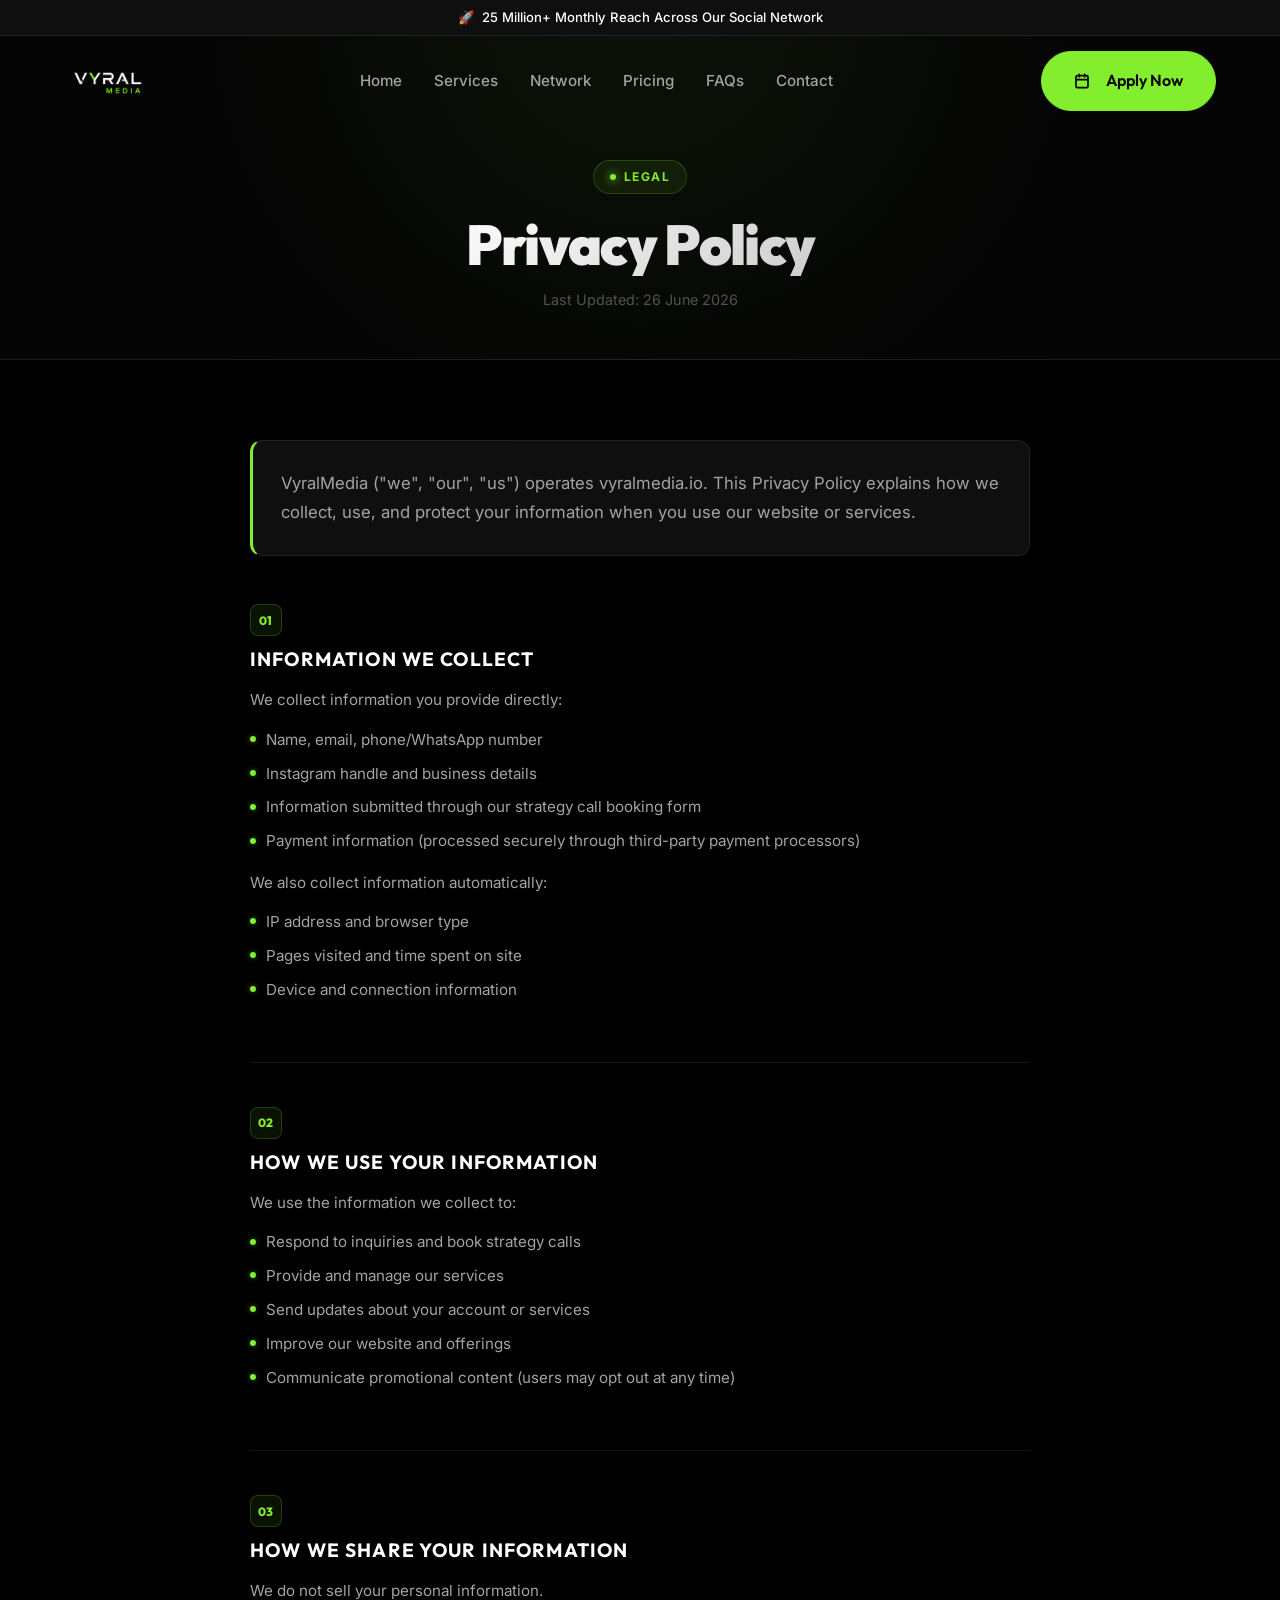
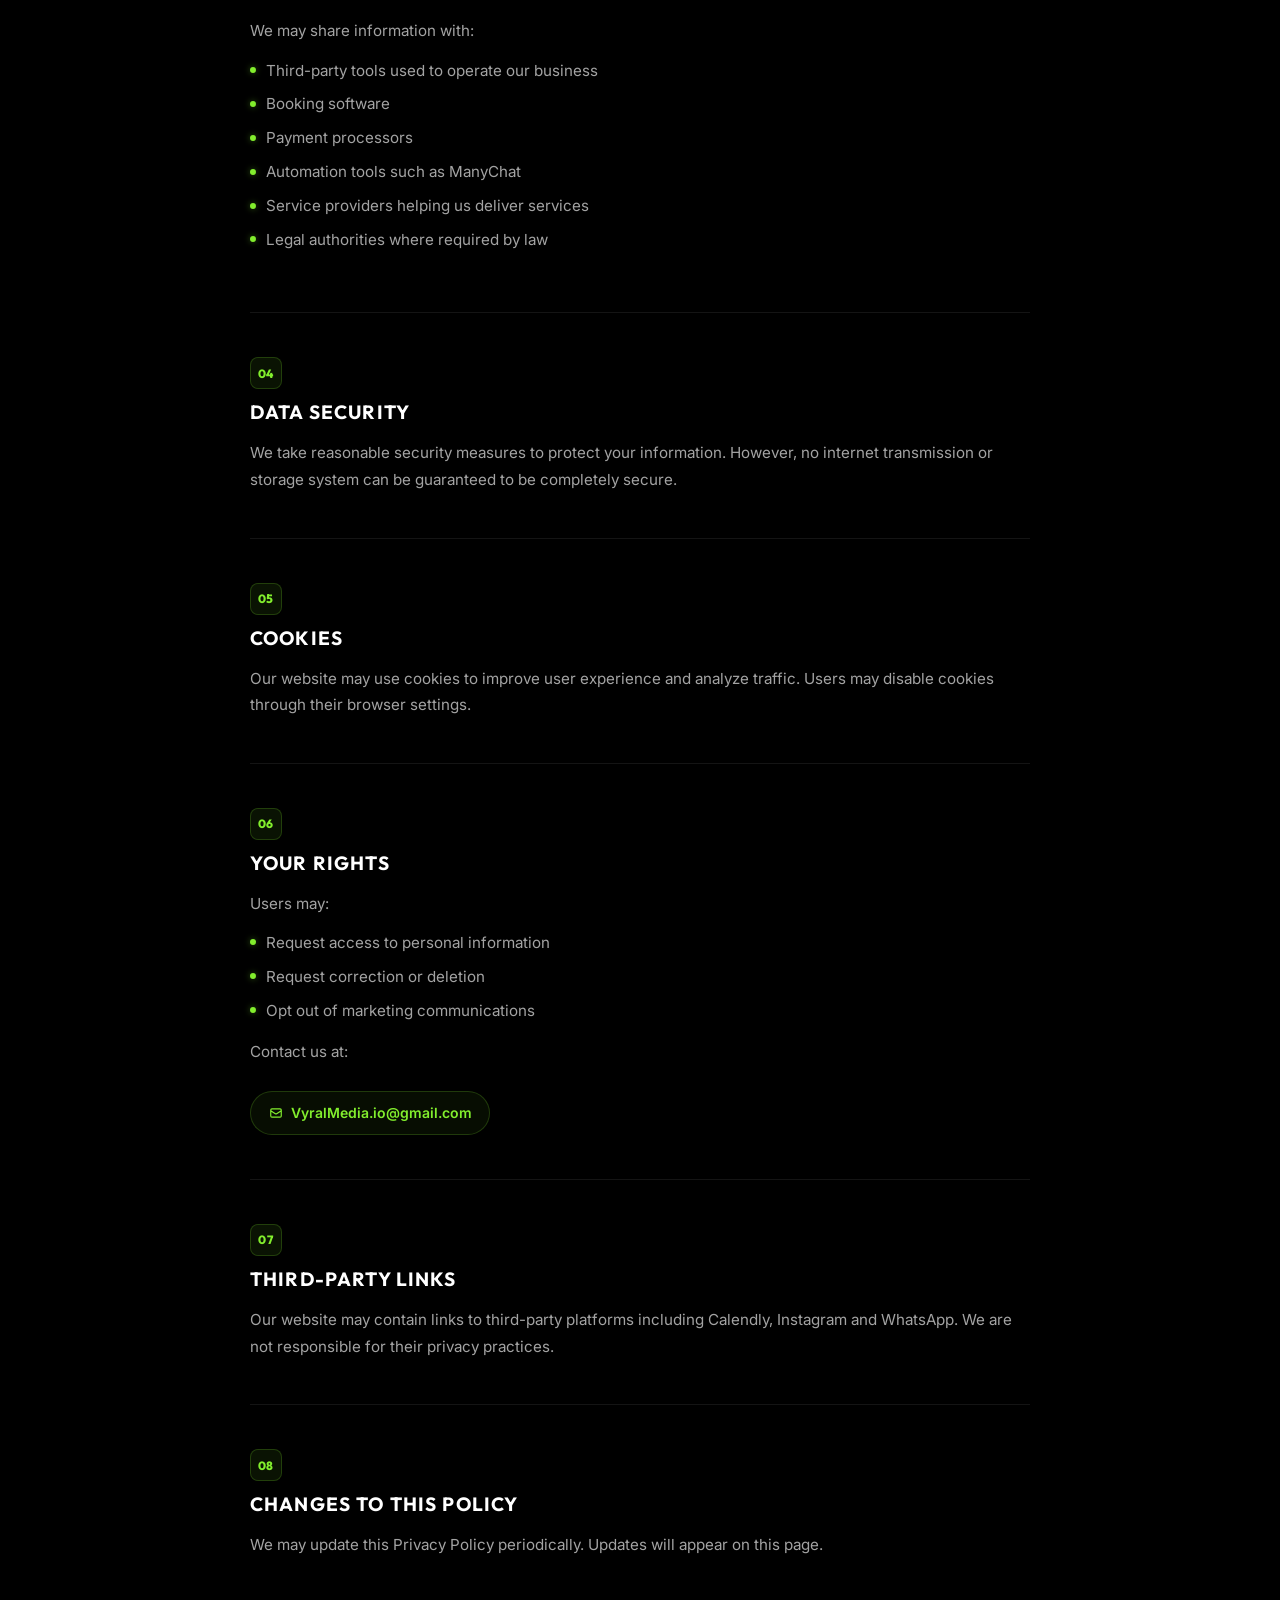
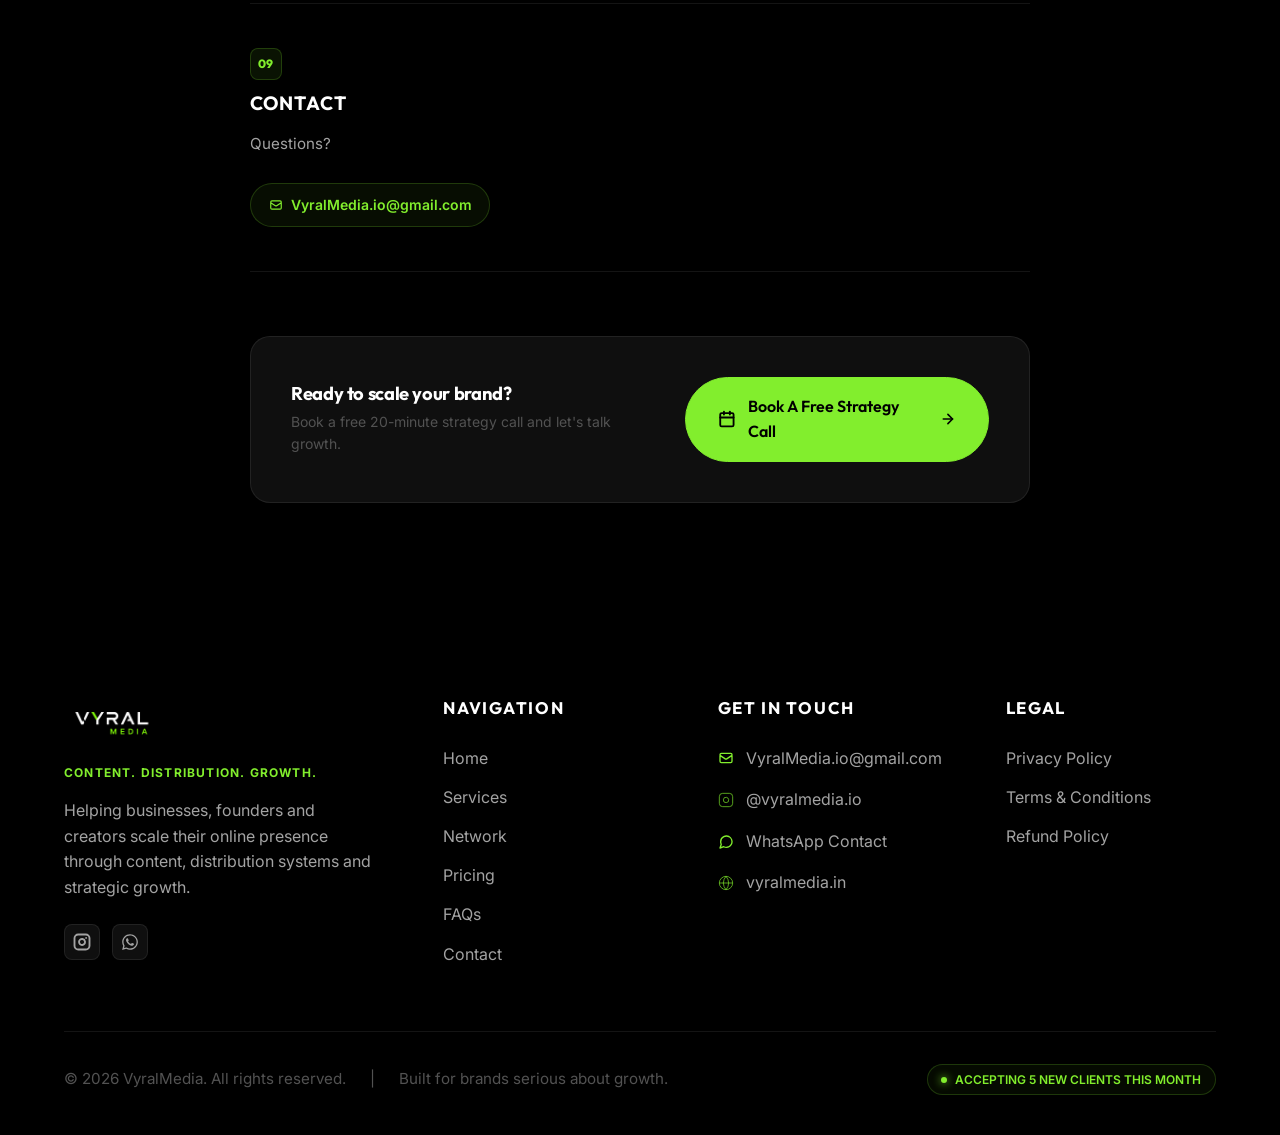
<file: privacy-policy.html>
<!DOCTYPE html>
<html lang="en">
<head>
  <meta charset="UTF-8">
  <meta name="viewport" content="width=device-width, initial-scale=1.0">
  
  <!-- Primary Meta Tags -->
  <title>Privacy Policy | Vyral Media</title>
  <meta name="description" content="Read Vyral Media's Privacy Policy to learn how we protect your personal details, collection methods, and user rights.">
  <link rel="canonical" href="https://vyralmedia.in/privacy-policy.html">
  
  <!-- Google Search Console Verification Tag -->
  <meta name="google-site-verification" content="zM5Bgi4bt-5BUdZvR5xK7IEdUK-Fsq2DMTVxGjwrdNs">
  
  <!-- Preconnect & Preload Hints -->
  <link rel="preconnect" href="https://fonts.googleapis.com">
  <link rel="preconnect" href="https://fonts.gstatic.com" crossorigin>
  <link rel="preconnect" href="https://www.googletagmanager.com">
  
  <!-- Google Analytics (GA4) -->
  <script async src="https://www.googletagmanager.com/gtag/js?id=G-XXXXXXXXXX"></script>
  <script>
    window.dataLayer = window.dataLayer || [];
    function gtag(){dataLayer.push(arguments);}
    gtag('js', new Date());
    gtag('config', 'G-XXXXXXXXXX');
  </script>
  
  <!-- Open Graph / Facebook -->
  <meta property="og:type" content="website">
  <meta property="og:url" content="https://vyralmedia.in/privacy-policy.html">
  <meta property="og:title" content="Privacy Policy | Vyral Media">
  <meta property="og:description" content="Read Vyral Media's Privacy Policy to learn how we protect your personal details, collection methods, and user rights.">
  <meta property="og:image" content="https://vyralmedia.in/logo.png">
  <meta property="og:site_name" content="Vyral Media">
  
  <!-- Twitter -->
  <meta name="twitter:card" content="summary_large_image">
  <meta name="twitter:url" content="https://vyralmedia.in/privacy-policy.html">
  <meta name="twitter:title" content="Privacy Policy | Vyral Media">
  <meta name="twitter:description" content="Read Vyral Media's Privacy Policy to learn how we protect your personal details, collection methods, and user rights.">
  <meta name="twitter:image" content="https://vyralmedia.in/logo.png">
  
  <!-- CSS Stylesheet -->
  <link rel="stylesheet" href="styles.css">
  <link rel="stylesheet" href="legal-page.css">
  
  <!-- Favicon Mock -->
  <link rel="icon" type="image/png" href="data:image/svg+xml,<svg xmlns=%22http://www.w3.org/2000/svg%22 viewBox=%220 0 100 100%22><text y=%22.9em%22 font-size=%2290%22>🚀</text></svg>">
  
  <!-- Structured Data JSON-LD (Schema.org) -->
  <script type="application/ld+json">
  {
    "@context": "https://schema.org",
    "@type": "WebPage",
    "@id": "https://vyralmedia.in/privacy-policy.html#webpage",
    "url": "https://vyralmedia.in/privacy-policy.html",
    "name": "Privacy Policy | Vyral Media",
    "description": "Read Vyral Media's Privacy Policy to learn how we protect your personal details, collection methods, and user rights.",
    "isPartOf": {
      "@type": "WebSite",
      "url": "https://vyralmedia.in/",
      "name": "Vyral Media"
    },
    "breadcrumb": {
      "@type": "BreadcrumbList",
      "itemListElement": [
        {
          "@type": "ListItem",
          "position": 1,
          "name": "Home",
          "item": "https://vyralmedia.in/"
        },
        {
          "@type": "ListItem",
          "position": 2,
          "name": "Privacy Policy",
          "item": "https://vyralmedia.in/privacy-policy.html"
        }
      ]
    }
  }
  </script>
</head>
<body>

  <!-- MOBILE OVERLAY -->
  <div class="mobile-overlay" id="mobile-overlay"></div>

  <!-- HEADER & NAVIGATION WRAPPER -->
  <div class="header-wrapper" id="header-wrapper">
    <!-- Announcement Bar -->
    <div class="announcement-bar" id="announcement-bar">
      <div class="announcement-inner">
        <span class="rocket-icon" aria-hidden="true">🚀</span>
        <span>25 Million+ Monthly Reach Across Our Social Network</span>
      </div>
    </div>
    <!-- Navbar -->
    <header class="container">
      <nav class="navbar" id="main-navbar">
        <a href="index.html" class="logo" id="nav-logo">
          <img src="logo.png" alt="Vyral Media Logo" fetchpriority="high">
        </a>
        <ul class="nav-menu-desktop" id="nav-menu-desktop">
          <li><a href="index.html#home" class="nav-link">Home</a></li>
          <li><a href="index.html#services" class="nav-link">Services</a></li>
          <li><a href="index.html#network" class="nav-link">Network</a></li>
          <li><a href="index.html#pricing" class="nav-link">Pricing</a></li>
          <li><a href="index.html#faqs" class="nav-link">FAQs</a></li>
          <li><a href="index.html#contact" class="nav-link">Contact</a></li>
        </ul>
        <div class="nav-actions">
          <a href="index.html#contact" class="btn btn-primary" id="navbar-cta">
            <svg class="calendar-icon" xmlns="http://www.w3.org/2000/svg" width="16" height="16" viewBox="0 0 24 24" fill="none" stroke="currentColor" stroke-width="2.5" stroke-linecap="round" stroke-linejoin="round" style="margin-right: 0.25rem;"><rect x="3" y="4" width="18" height="18" rx="2" ry="2"></rect><line x1="16" y1="2" x2="16" y2="6"></line><line x1="8" y1="2" x2="8" y2="6"></line><line x1="3" y1="10" x2="21" y2="10"></line></svg>
            Apply Now
          </a>
          <button class="hamburger-btn" id="hamburger-btn" aria-label="Toggle navigation menu">
            <span class="hamburger-line"></span>
            <span class="hamburger-line"></span>
            <span class="hamburger-line"></span>
          </button>
        </div>
      </nav>
    </header>
  </div>

  <!-- MOBILE NAVIGATION DRAWER -->
  <div class="nav-menu-mobile" id="nav-menu-mobile">
    <ul>
      <li><a href="index.html#home" class="nav-link mobile-link">Home</a></li>
      <li><a href="index.html#services" class="nav-link mobile-link">Services</a></li>
      <li><a href="index.html#network" class="nav-link mobile-link">Network</a></li>
      <li><a href="index.html#pricing" class="nav-link mobile-link">Pricing</a></li>
      <li><a href="index.html#faqs" class="nav-link mobile-link">FAQs</a></li>
      <li><a href="index.html#contact" class="nav-link mobile-link">Contact</a></li>
    </ul>
    <a href="index.html#contact" class="btn btn-primary btn-full mobile-link" id="mobile-drawer-cta">
      <svg xmlns="http://www.w3.org/2000/svg" width="18" height="18" viewBox="0 0 24 24" fill="none" stroke="currentColor" stroke-width="2.5" stroke-linecap="round" stroke-linejoin="round"><rect x="3" y="4" width="18" height="18" rx="2" ry="2"></rect><line x1="16" y1="2" x2="16" y2="6"></line><line x1="8" y1="2" x2="8" y2="6"></line><line x1="3" y1="10" x2="21" y2="10"></line></svg>
      Book A Strategy Call
      <svg class="arrow-icon" xmlns="http://www.w3.org/2000/svg" viewBox="0 0 24 24" fill="none" stroke="currentColor" stroke-width="2.5" stroke-linecap="round" stroke-linejoin="round"><line x1="5" y1="12" x2="19" y2="12"></line><polyline points="12 5 19 12 12 19"></polyline></svg>
    </a>
  </div>

  <main>

    <!-- PAGE HERO -->
    <section class="legal-hero">
      <div class="container">
        <div class="legal-page-label">
          <span></span> Legal
        </div>
        <h1 class="text-gradient">Privacy Policy</h1>
        <p class="last-updated">Last Updated: 26 June 2026</p>
      </div>
    </section>

    <!-- ARTICLE CONTENT -->
    <section class="legal-article-wrapper">
      <div class="container">
        <article class="legal-article">

          <!-- Intro -->
          <p class="legal-intro">
            VyralMedia ("we", "our", "us") operates vyralmedia.io. This Privacy Policy explains how we collect, use, and protect your information when you use our website or services.
          </p>

          <!-- 1 -->
          <div class="legal-section">
            <div class="legal-section-number">01</div>
            <h2>Information We Collect</h2>
            <p>We collect information you provide directly:</p>
            <ul class="legal-list">
              <li>Name, email, phone/WhatsApp number</li>
              <li>Instagram handle and business details</li>
              <li>Information submitted through our strategy call booking form</li>
              <li>Payment information (processed securely through third-party payment processors)</li>
            </ul>
            <p>We also collect information automatically:</p>
            <ul class="legal-list">
              <li>IP address and browser type</li>
              <li>Pages visited and time spent on site</li>
              <li>Device and connection information</li>
            </ul>
          </div>

          <!-- 2 -->
          <div class="legal-section">
            <div class="legal-section-number">02</div>
            <h2>How We Use Your Information</h2>
            <p>We use the information we collect to:</p>
            <ul class="legal-list">
              <li>Respond to inquiries and book strategy calls</li>
              <li>Provide and manage our services</li>
              <li>Send updates about your account or services</li>
              <li>Improve our website and offerings</li>
              <li>Communicate promotional content (users may opt out at any time)</li>
            </ul>
          </div>

          <!-- 3 -->
          <div class="legal-section">
            <div class="legal-section-number">03</div>
            <h2>How We Share Your Information</h2>
            <p>We do not sell your personal information.</p>
            <p>We may share information with:</p>
            <ul class="legal-list">
              <li>Third-party tools used to operate our business</li>
              <li>Booking software</li>
              <li>Payment processors</li>
              <li>Automation tools such as ManyChat</li>
              <li>Service providers helping us deliver services</li>
              <li>Legal authorities where required by law</li>
            </ul>
          </div>

          <!-- 4 -->
          <div class="legal-section">
            <div class="legal-section-number">04</div>
            <h2>Data Security</h2>
            <p>We take reasonable security measures to protect your information. However, no internet transmission or storage system can be guaranteed to be completely secure.</p>
          </div>

          <!-- 5 -->
          <div class="legal-section">
            <div class="legal-section-number">05</div>
            <h2>Cookies</h2>
            <p>Our website may use cookies to improve user experience and analyze traffic. Users may disable cookies through their browser settings.</p>
          </div>

          <!-- 6 -->
          <div class="legal-section">
            <div class="legal-section-number">06</div>
            <h2>Your Rights</h2>
            <p>Users may:</p>
            <ul class="legal-list">
              <li>Request access to personal information</li>
              <li>Request correction or deletion</li>
              <li>Opt out of marketing communications</li>
            </ul>
            <p>Contact us at:</p>
            <a href="mailto:VyralMedia.io@gmail.com" class="legal-contact-box">
              <svg xmlns="http://www.w3.org/2000/svg" fill="none" viewBox="0 0 24 24" stroke="currentColor"><path stroke-linecap="round" stroke-linejoin="round" stroke-width="2" d="M3 8l7.89 5.26a2 2 0 002.22 0L21 8M5 19h14a2 2 0 002-2V7a2 2 0 00-2-2H5a2 2 0 00-2 2v10a2 2 0 002 2z"></path></svg>
              VyralMedia.io@gmail.com
            </a>
          </div>

          <!-- 7 -->
          <div class="legal-section">
            <div class="legal-section-number">07</div>
            <h2>Third-Party Links</h2>
            <p>Our website may contain links to third-party platforms including Calendly, Instagram and WhatsApp. We are not responsible for their privacy practices.</p>
          </div>

          <!-- 8 -->
          <div class="legal-section">
            <div class="legal-section-number">08</div>
            <h2>Changes to This Policy</h2>
            <p>We may update this Privacy Policy periodically. Updates will appear on this page.</p>
          </div>

          <!-- 9 -->
          <div class="legal-section">
            <div class="legal-section-number">09</div>
            <h2>Contact</h2>
            <p>Questions?</p>
            <a href="mailto:VyralMedia.io@gmail.com" class="legal-contact-box">
              <svg xmlns="http://www.w3.org/2000/svg" fill="none" viewBox="0 0 24 24" stroke="currentColor"><path stroke-linecap="round" stroke-linejoin="round" stroke-width="2" d="M3 8l7.89 5.26a2 2 0 002.22 0L21 8M5 19h14a2 2 0 002-2V7a2 2 0 00-2-2H5a2 2 0 00-2 2v10a2 2 0 002 2z"></path></svg>
              VyralMedia.io@gmail.com
            </a>
          </div>

          <!-- Back CTA -->
          <div class="legal-back-strip">
            <div>
              <h3>Ready to scale your brand?</h3>
              <p>Book a free 20-minute strategy call and let's talk growth.</p>
            </div>
            <a href="index.html#contact" class="btn btn-primary">
              <svg xmlns="http://www.w3.org/2000/svg" width="18" height="18" viewBox="0 0 24 24" fill="none" stroke="currentColor" stroke-width="2.5" stroke-linecap="round" stroke-linejoin="round"><rect x="3" y="4" width="18" height="18" rx="2" ry="2"></rect><line x1="16" y1="2" x2="16" y2="6"></line><line x1="8" y1="2" x2="8" y2="6"></line><line x1="3" y1="10" x2="21" y2="10"></line></svg>
              Book A Free Strategy Call
              <svg class="arrow-icon" xmlns="http://www.w3.org/2000/svg" viewBox="0 0 24 24" fill="none" stroke="currentColor" stroke-width="2.5" stroke-linecap="round" stroke-linejoin="round"><line x1="5" y1="12" x2="19" y2="12"></line><polyline points="12 5 19 12 12 19"></polyline></svg>
            </a>
          </div>

        </article>
      </div>
    </section>

  </main>

  <!-- FOOTER -->
  <footer class="footer">
    <div class="container">
      <div class="footer-grid">
        <div class="footer-logo-block">
          <a href="index.html" class="logo">
            <img src="logo.png" alt="Vyral Media Logo" loading="lazy">
          </a>
          <div class="tagline">CONTENT. DISTRIBUTION. GROWTH.</div>
          <p class="desc">Helping businesses, founders and creators scale their online presence through content, distribution systems and strategic growth.</p>
          <div class="footer-social-links">
            <a href="https://instagram.com/vyralmedia.io" target="_blank" rel="noopener" class="social-btn" aria-label="Instagram">
              <svg xmlns="http://www.w3.org/2000/svg" viewBox="0 0 24 24" fill="none" stroke="currentColor" stroke-width="2.5" stroke-linecap="round" stroke-linejoin="round"><rect x="2" y="2" width="20" height="20" rx="5" ry="5"></rect><path d="M16 11.37A4 4 0 1 1 12.63 8 4 4 0 0 1 16 11.37z"></path><line x1="17.5" y1="6.5" x2="17.51" y2="6.5"></line></svg>
            </a>
            <a href="https://wa.me/919897303727" target="_blank" rel="noopener" class="social-btn" aria-label="WhatsApp">
              <svg xmlns="http://www.w3.org/2000/svg" viewBox="0 0 448 512" fill="currentColor" style="width: 18px; height: 18px;"><path d="M380.9 97.1C339 55.1 283.2 32 223.9 32c-122.4 0-222 99.6-222 222 0 39.1 10.2 77.3 29.6 111L0 480l117.7-30.9c32.4 17.7 68.9 27 106.1 27h.1c122.3 0 224.1-99.6 224.1-222 0-59.3-25.2-115-67.1-157zm-157 341.6c-33.2 0-65.7-8.9-94-25.7l-6.7-4-69.8 18.3L72 359.2l-4.4-7c-18.5-29.4-28.2-63.3-28.2-98.2 0-101.7 82.8-184.5 184.6-184.5 49.3 0 95.6 19.2 130.4 54.1 34.8 34.9 56.2 81.2 56.1 130.5 0 101.8-84.9 184.6-186.6 184.6zm101.2-138.2c-5.5-2.8-32.8-16.2-37.9-18-5.1-1.9-8.8-2.8-12.5 2.8-3.7 5.6-14.3 18-17.6 21.8-3.2 3.7-6.5 4.2-12 1.4-32.6-16.3-54-29.1-75.5-66-5.7-9.8 5.7-9.1 16.3-30.3 1.8-3.7.9-6.9-.5-9.7-1.4-2.8-12.5-30.1-17.1-41.2-4.5-10.8-9.1-9.3-12.5-9.5-3.2-.2-6.9-.2-10.6-.2-3.7 0-9.7 1.4-14.8 6.9-5.1 5.6-19.4 19-19.4 46.3 0 27.3 19.9 53.7 22.6 57.4 2.8 3.7 39.1 59.7 94.8 83.8 35.2 15.2 49 16.5 66.6 13.9 10.7-1.6 32.8-13.4 37.4-26.4 4.6-13 4.6-24.1 3.2-26.4-1.3-2.5-5-3.9-10.5-6.6z"/></svg>
            </a>
          </div>
        </div>
        <div>
          <div class="footer-col-title">Navigation</div>
          <ul class="footer-menu">
            <li><a href="index.html#home" class="footer-link">Home <svg xmlns="http://www.w3.org/2000/svg" fill="none" viewBox="0 0 24 24" stroke="currentColor"><path stroke-linecap="round" stroke-linejoin="round" stroke-width="2.5" d="M9 5l7 7-7 7"></path></svg></a></li>
            <li><a href="index.html#services" class="footer-link">Services <svg xmlns="http://www.w3.org/2000/svg" fill="none" viewBox="0 0 24 24" stroke="currentColor"><path stroke-linecap="round" stroke-linejoin="round" stroke-width="2.5" d="M9 5l7 7-7 7"></path></svg></a></li>
            <li><a href="index.html#network" class="footer-link">Network <svg xmlns="http://www.w3.org/2000/svg" fill="none" viewBox="0 0 24 24" stroke="currentColor"><path stroke-linecap="round" stroke-linejoin="round" stroke-width="2.5" d="M9 5l7 7-7 7"></path></svg></a></li>
            <li><a href="index.html#pricing" class="footer-link">Pricing <svg xmlns="http://www.w3.org/2000/svg" fill="none" viewBox="0 0 24 24" stroke="currentColor"><path stroke-linecap="round" stroke-linejoin="round" stroke-width="2.5" d="M9 5l7 7-7 7"></path></svg></a></li>
            <li><a href="index.html#faqs" class="footer-link">FAQs <svg xmlns="http://www.w3.org/2000/svg" fill="none" viewBox="0 0 24 24" stroke="currentColor"><path stroke-linecap="round" stroke-linejoin="round" stroke-width="2.5" d="M9 5l7 7-7 7"></path></svg></a></li>
            <li><a href="index.html#contact" class="footer-link">Contact <svg xmlns="http://www.w3.org/2000/svg" fill="none" viewBox="0 0 24 24" stroke="currentColor"><path stroke-linecap="round" stroke-linejoin="round" stroke-width="2.5" d="M9 5l7 7-7 7"></path></svg></a></li>
          </ul>
        </div>
        <div>
          <div class="footer-col-title">Get In Touch</div>
          <ul class="footer-info-list">
            <li><a href="mailto:VyralMedia.io@gmail.com" class="footer-info-item"><svg xmlns="http://www.w3.org/2000/svg" fill="none" viewBox="0 0 24 24" stroke="currentColor"><path stroke-linecap="round" stroke-linejoin="round" stroke-width="2" d="M3 8l7.89 5.26a2 2 0 002.22 0L21 8M5 19h14a2 2 0 002-2V7a2 2 0 00-2-2H5a2 2 0 00-2 2v10a2 2 0 002 2z"></path></svg>VyralMedia.io@gmail.com</a></li>
            <li><a href="https://instagram.com/vyralmedia.io" target="_blank" rel="noopener" class="footer-info-item"><svg xmlns="http://www.w3.org/2000/svg" fill="none" viewBox="0 0 24 24" stroke="currentColor"><rect x="2" y="2" width="20" height="20" rx="5" ry="5"></rect><path d="M16 11.37A4 4 0 1 1 12.63 8 4 4 0 0 1 16 11.37z"></path><line x1="17.5" y1="6.5" x2="17.51" y2="6.5"></line></svg>@vyralmedia.io</a></li>
            <li><a href="https://wa.me/919897303727" target="_blank" rel="noopener" class="footer-info-item"><svg xmlns="http://www.w3.org/2000/svg" fill="none" viewBox="0 0 24 24" stroke="currentColor"><path stroke-linecap="round" stroke-linejoin="round" stroke-width="2" d="M21 11.5a8.38 8.38 0 0 1-.9 3.8 8.5 8.5 0 0 1-7.6 4.7 8.38 8.38 0 0 1-3.8-.9L3 21l1.9-5.7a8.38 8.38 0 0 1-.9-3.8 8.5 8.5 0 0 1 4.7-7.6 8.38 8.38 0 0 1 3.8-.9h.5a8.48 8.48 0 0 1 8 8v.5z"></path></svg>WhatsApp Contact</a></li>
            <li><a href="https://vyralmedia.in" class="footer-info-item"><svg xmlns="http://www.w3.org/2000/svg" fill="none" viewBox="0 0 24 24" stroke="currentColor"><circle cx="12" cy="12" r="10"></circle><line x1="2" y1="12" x2="22" y2="12"></line><path d="M12 2a15.3 15.3 0 0 1 4 10 15.3 15.3 0 0 1-4 10 15.3 15.3 0 0 1-4-10 15.3 15.3 0 0 1 4-10z"></path></svg>vyralmedia.in</a></li>
          </ul>
        </div>
        <div>
          <div class="footer-col-title">Legal</div>
          <ul class="footer-menu">
            <li><a href="privacy-policy.html" class="footer-link">Privacy Policy <svg xmlns="http://www.w3.org/2000/svg" fill="none" viewBox="0 0 24 24" stroke="currentColor"><path stroke-linecap="round" stroke-linejoin="round" stroke-width="2.5" d="M9 5l7 7-7 7"></path></svg></a></li>
            <li><a href="terms-and-conditions.html" class="footer-link">Terms &amp; Conditions <svg xmlns="http://www.w3.org/2000/svg" fill="none" viewBox="0 0 24 24" stroke="currentColor"><path stroke-linecap="round" stroke-linejoin="round" stroke-width="2.5" d="M9 5l7 7-7 7"></path></svg></a></li>
            <li><a href="refund-policy.html" class="footer-link">Refund Policy <svg xmlns="http://www.w3.org/2000/svg" fill="none" viewBox="0 0 24 24" stroke="currentColor"><path stroke-linecap="round" stroke-linejoin="round" stroke-width="2.5" d="M9 5l7 7-7 7"></path></svg></a></li>
          </ul>
        </div>
      </div>
      <hr class="footer-divider">
      <div class="footer-bottom-strip">
        <div class="footer-bottom-left">
          <span>&copy; 2026 VyralMedia. All rights reserved.</span>
          <span>|</span>
          <span>Built for brands serious about growth.</span>
        </div>
        <div class="footer-capacity-indicator">
          <span class="dot"></span>
          ACCEPTING 5 NEW CLIENTS THIS MONTH
        </div>
      </div>
    </div>
  </footer>

  <script src="script.js"></script>
</body>
</html>
</file>
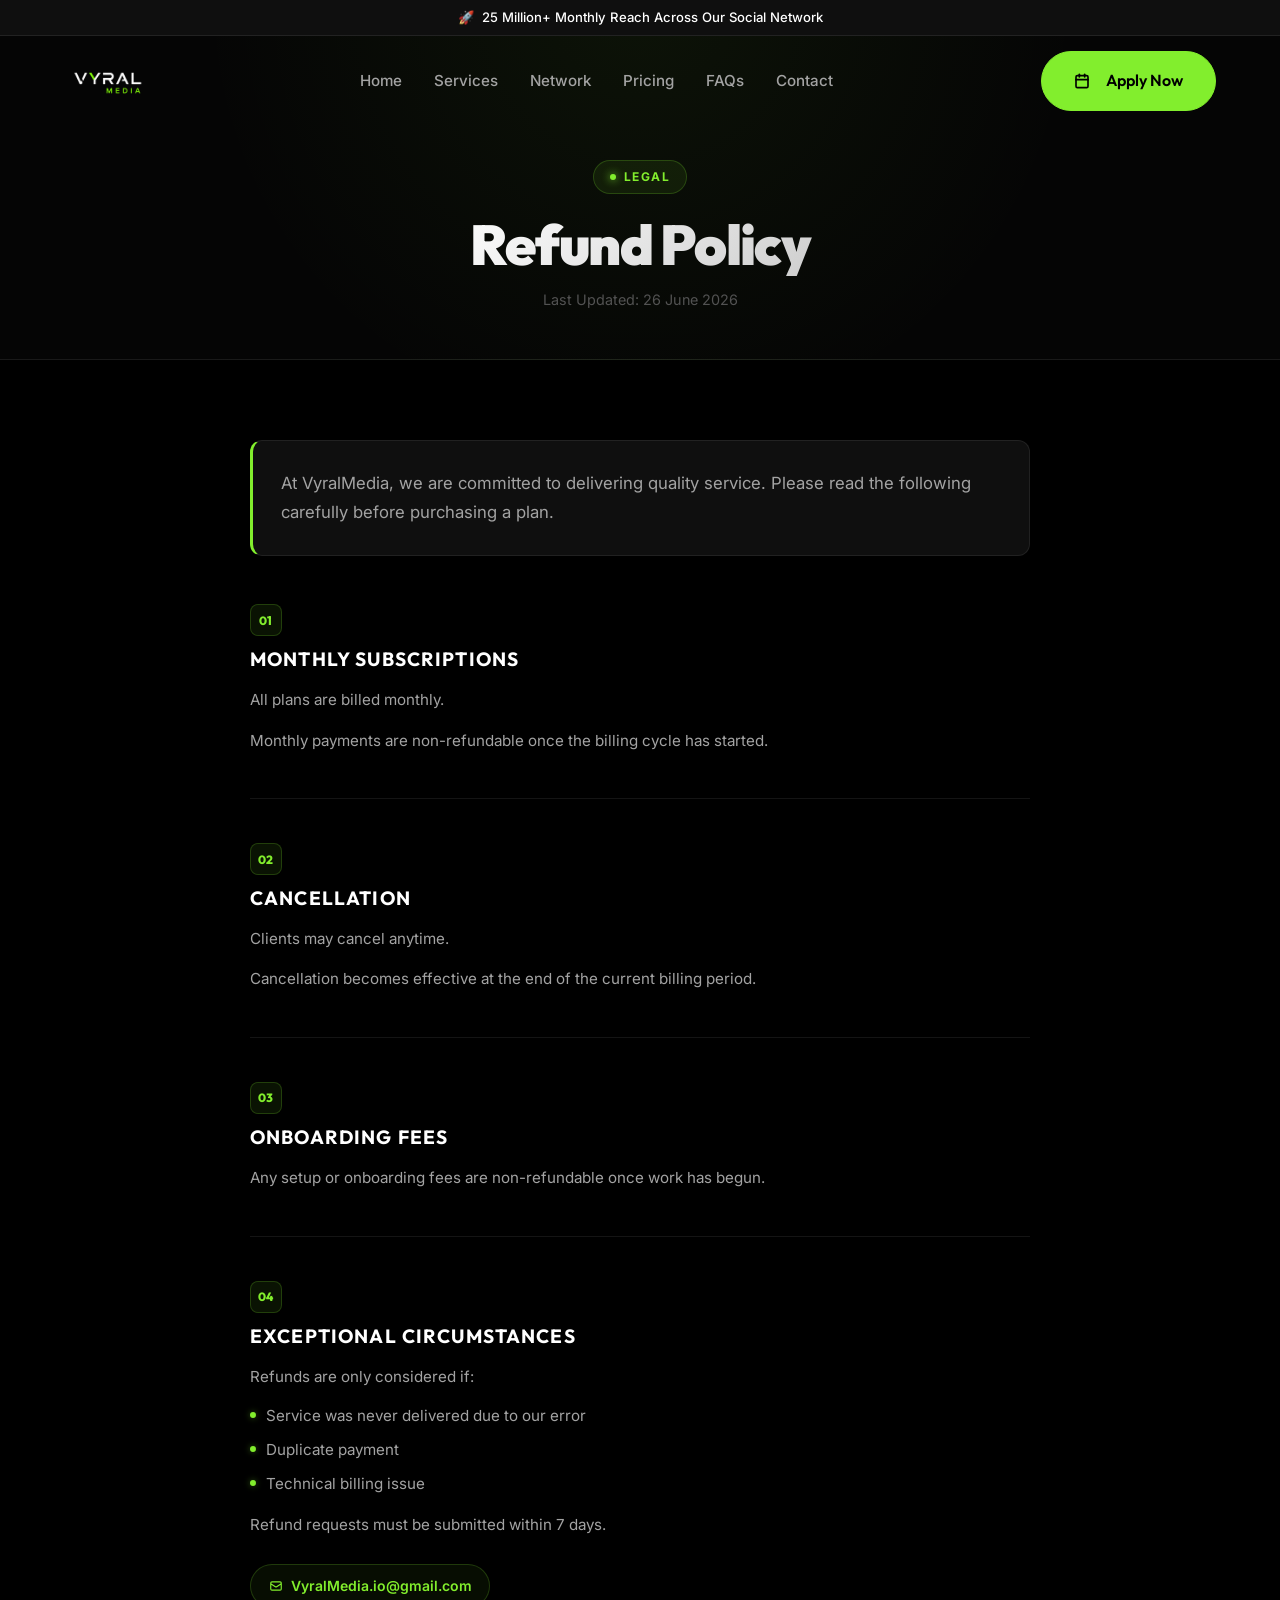
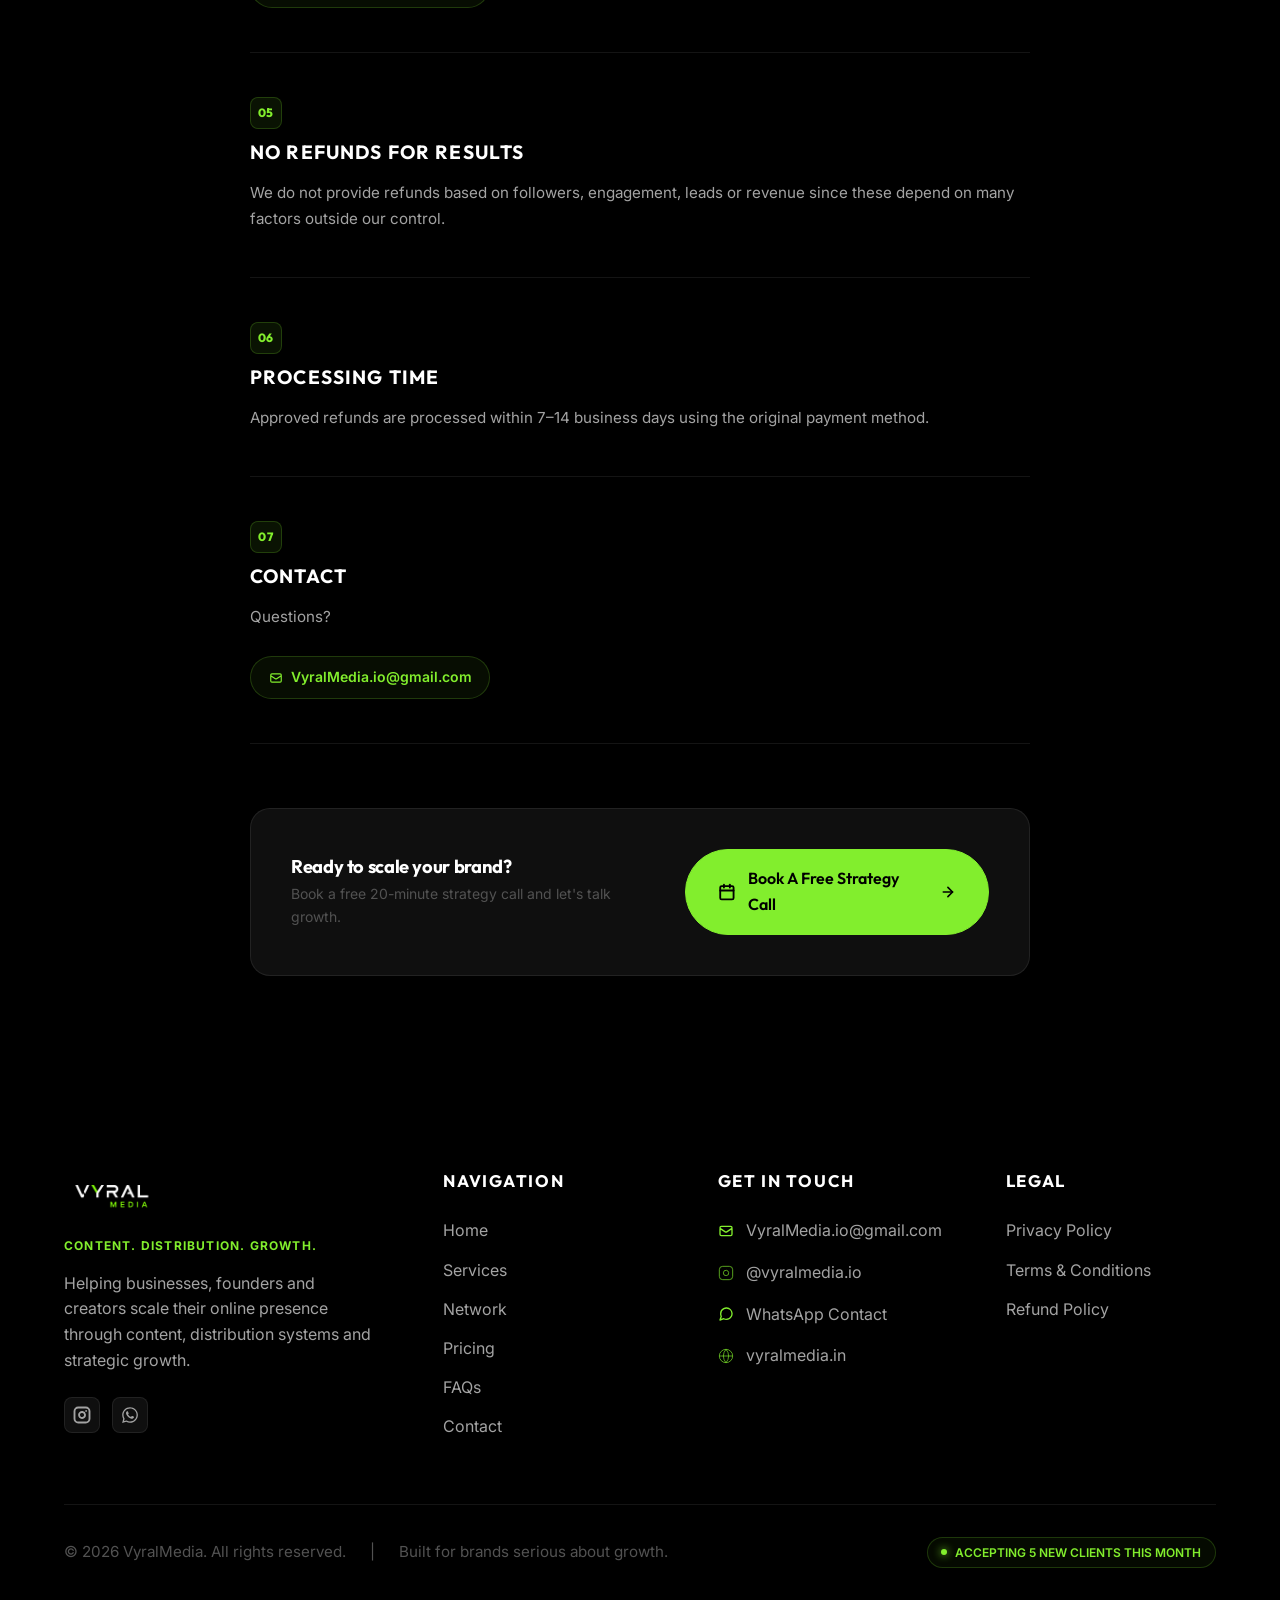
<file: refund-policy.html>
<!DOCTYPE html>
<html lang="en">
<head>
  <meta charset="UTF-8">
  <meta name="viewport" content="width=device-width, initial-scale=1.0">
  
  <!-- Primary Meta Tags -->
  <title>Refund Policy | Vyral Media</title>
  <meta name="description" content="Read Vyral Media's Refund Policy. Understand our billing terms, cancellation guidelines, and exceptional refund rules.">
  <link rel="canonical" href="https://vyralmedia.in/refund-policy.html">
  
  <!-- Google Search Console Verification Tag -->
  <meta name="google-site-verification" content="zM5Bgi4bt-5BUdZvR5xK7IEdUK-Fsq2DMTVxGjwrdNs">
  
  <!-- Preconnect & Preload Hints -->
  <link rel="preconnect" href="https://fonts.googleapis.com">
  <link rel="preconnect" href="https://fonts.gstatic.com" crossorigin>
  <link rel="preconnect" href="https://www.googletagmanager.com">
  
  <!-- Google Analytics (GA4) -->
  <script async src="https://www.googletagmanager.com/gtag/js?id=G-XXXXXXXXXX"></script>
  <script>
    window.dataLayer = window.dataLayer || [];
    function gtag(){dataLayer.push(arguments);}
    gtag('js', new Date());
    gtag('config', 'G-XXXXXXXXXX');
  </script>
  
  <!-- Open Graph / Facebook -->
  <meta property="og:type" content="website">
  <meta property="og:url" content="https://vyralmedia.in/refund-policy.html">
  <meta property="og:title" content="Refund Policy | Vyral Media">
  <meta property="og:description" content="Read Vyral Media's Refund Policy. Understand our billing terms, cancellation guidelines, and exceptional refund rules.">
  <meta property="og:image" content="https://vyralmedia.in/logo.png">
  <meta property="og:site_name" content="Vyral Media">
  
  <!-- Twitter -->
  <meta name="twitter:card" content="summary_large_image">
  <meta name="twitter:url" content="https://vyralmedia.in/refund-policy.html">
  <meta name="twitter:title" content="Refund Policy | Vyral Media">
  <meta name="twitter:description" content="Read Vyral Media's Refund Policy. Understand our billing terms, cancellation guidelines, and exceptional refund rules.">
  <meta name="twitter:image" content="https://vyralmedia.in/logo.png">
  
  <!-- CSS Stylesheet -->
  <link rel="stylesheet" href="styles.css">
  <link rel="stylesheet" href="legal-page.css">
  
  <!-- Favicon Mock -->
  <link rel="icon" type="image/png" href="data:image/svg+xml,<svg xmlns=%22http://www.w3.org/2000/svg%22 viewBox=%220 0 100 100%22><text y=%22.9em%22 font-size=%2290%22>🚀</text></svg>">
  
  <!-- Structured Data JSON-LD (Schema.org) -->
  <script type="application/ld+json">
  {
    "@context": "https://schema.org",
    "@type": "WebPage",
    "@id": "https://vyralmedia.in/refund-policy.html#webpage",
    "url": "https://vyralmedia.in/refund-policy.html",
    "name": "Refund Policy | Vyral Media",
    "description": "Read Vyral Media's Refund Policy. Understand our billing terms, cancellation guidelines, and exceptional refund rules.",
    "isPartOf": {
      "@type": "WebSite",
      "url": "https://vyralmedia.in/",
      "name": "Vyral Media"
    },
    "breadcrumb": {
      "@type": "BreadcrumbList",
      "itemListElement": [
        {
          "@type": "ListItem",
          "position": 1,
          "name": "Home",
          "item": "https://vyralmedia.in/"
        },
        {
          "@type": "ListItem",
          "position": 2,
          "name": "Refund Policy",
          "item": "https://vyralmedia.in/refund-policy.html"
        }
      ]
    }
  }
  </script>
</head>
<body>

  <!-- MOBILE OVERLAY -->
  <div class="mobile-overlay" id="mobile-overlay"></div>

  <!-- HEADER & NAVIGATION WRAPPER -->
  <div class="header-wrapper" id="header-wrapper">
    <div class="announcement-bar" id="announcement-bar">
      <div class="announcement-inner">
        <span class="rocket-icon" aria-hidden="true">🚀</span>
        <span>25 Million+ Monthly Reach Across Our Social Network</span>
      </div>
    </div>
    <header class="container">
      <nav class="navbar" id="main-navbar">
        <a href="index.html" class="logo" id="nav-logo">
          <img src="logo.png" alt="Vyral Media Logo" fetchpriority="high">
        </a>
        <ul class="nav-menu-desktop" id="nav-menu-desktop">
          <li><a href="index.html#home" class="nav-link">Home</a></li>
          <li><a href="index.html#services" class="nav-link">Services</a></li>
          <li><a href="index.html#network" class="nav-link">Network</a></li>
          <li><a href="index.html#pricing" class="nav-link">Pricing</a></li>
          <li><a href="index.html#faqs" class="nav-link">FAQs</a></li>
          <li><a href="index.html#contact" class="nav-link">Contact</a></li>
        </ul>
        <div class="nav-actions">
          <a href="index.html#contact" class="btn btn-primary" id="navbar-cta">
            <svg class="calendar-icon" xmlns="http://www.w3.org/2000/svg" width="16" height="16" viewBox="0 0 24 24" fill="none" stroke="currentColor" stroke-width="2.5" stroke-linecap="round" stroke-linejoin="round" style="margin-right: 0.25rem;"><rect x="3" y="4" width="18" height="18" rx="2" ry="2"></rect><line x1="16" y1="2" x2="16" y2="6"></line><line x1="8" y1="2" x2="8" y2="6"></line><line x1="3" y1="10" x2="21" y2="10"></line></svg>
            Apply Now
          </a>
          <button class="hamburger-btn" id="hamburger-btn" aria-label="Toggle navigation menu">
            <span class="hamburger-line"></span>
            <span class="hamburger-line"></span>
            <span class="hamburger-line"></span>
          </button>
        </div>
      </nav>
    </header>
  </div>

  <!-- MOBILE NAVIGATION DRAWER -->
  <div class="nav-menu-mobile" id="nav-menu-mobile">
    <ul>
      <li><a href="index.html#home" class="nav-link mobile-link">Home</a></li>
      <li><a href="index.html#services" class="nav-link mobile-link">Services</a></li>
      <li><a href="index.html#network" class="nav-link mobile-link">Network</a></li>
      <li><a href="index.html#pricing" class="nav-link mobile-link">Pricing</a></li>
      <li><a href="index.html#faqs" class="nav-link mobile-link">FAQs</a></li>
      <li><a href="index.html#contact" class="nav-link mobile-link">Contact</a></li>
    </ul>
    <a href="index.html#contact" class="btn btn-primary btn-full mobile-link" id="mobile-drawer-cta">
      <svg xmlns="http://www.w3.org/2000/svg" width="18" height="18" viewBox="0 0 24 24" fill="none" stroke="currentColor" stroke-width="2.5" stroke-linecap="round" stroke-linejoin="round"><rect x="3" y="4" width="18" height="18" rx="2" ry="2"></rect><line x1="16" y1="2" x2="16" y2="6"></line><line x1="8" y1="2" x2="8" y2="6"></line><line x1="3" y1="10" x2="21" y2="10"></line></svg>
      Book A Strategy Call
      <svg class="arrow-icon" xmlns="http://www.w3.org/2000/svg" viewBox="0 0 24 24" fill="none" stroke="currentColor" stroke-width="2.5" stroke-linecap="round" stroke-linejoin="round"><line x1="5" y1="12" x2="19" y2="12"></line><polyline points="12 5 19 12 12 19"></polyline></svg>
    </a>
  </div>

  <main>

    <!-- PAGE HERO -->
    <section class="legal-hero">
      <div class="container">
        <div class="legal-page-label">
          <span></span> Legal
        </div>
        <h1 class="text-gradient">Refund Policy</h1>
        <p class="last-updated">Last Updated: 26 June 2026</p>
      </div>
    </section>

    <!-- ARTICLE CONTENT -->
    <section class="legal-article-wrapper">
      <div class="container">
        <article class="legal-article">

          <!-- Intro -->
          <p class="legal-intro">
            At VyralMedia, we are committed to delivering quality service. Please read the following carefully before purchasing a plan.
          </p>

          <!-- 1 -->
          <div class="legal-section">
            <div class="legal-section-number">01</div>
            <h2>Monthly Subscriptions</h2>
            <p>All plans are billed monthly.</p>
            <p>Monthly payments are non-refundable once the billing cycle has started.</p>
          </div>

          <!-- 2 -->
          <div class="legal-section">
            <div class="legal-section-number">02</div>
            <h2>Cancellation</h2>
            <p>Clients may cancel anytime.</p>
            <p>Cancellation becomes effective at the end of the current billing period.</p>
          </div>

          <!-- 3 -->
          <div class="legal-section">
            <div class="legal-section-number">03</div>
            <h2>Onboarding Fees</h2>
            <p>Any setup or onboarding fees are non-refundable once work has begun.</p>
          </div>

          <!-- 4 -->
          <div class="legal-section">
            <div class="legal-section-number">04</div>
            <h2>Exceptional Circumstances</h2>
            <p>Refunds are only considered if:</p>
            <ul class="legal-list">
              <li>Service was never delivered due to our error</li>
              <li>Duplicate payment</li>
              <li>Technical billing issue</li>
            </ul>
            <p>Refund requests must be submitted within 7 days.</p>
            <a href="mailto:VyralMedia.io@gmail.com" class="legal-contact-box">
              <svg xmlns="http://www.w3.org/2000/svg" fill="none" viewBox="0 0 24 24" stroke="currentColor"><path stroke-linecap="round" stroke-linejoin="round" stroke-width="2" d="M3 8l7.89 5.26a2 2 0 002.22 0L21 8M5 19h14a2 2 0 002-2V7a2 2 0 00-2-2H5a2 2 0 00-2 2v10a2 2 0 002 2z"></path></svg>
              VyralMedia.io@gmail.com
            </a>
          </div>

          <!-- 5 -->
          <div class="legal-section">
            <div class="legal-section-number">05</div>
            <h2>No Refunds for Results</h2>
            <p>We do not provide refunds based on followers, engagement, leads or revenue since these depend on many factors outside our control.</p>
          </div>

          <!-- 6 -->
          <div class="legal-section">
            <div class="legal-section-number">06</div>
            <h2>Processing Time</h2>
            <p>Approved refunds are processed within 7–14 business days using the original payment method.</p>
          </div>

          <!-- 7 -->
          <div class="legal-section">
            <div class="legal-section-number">07</div>
            <h2>Contact</h2>
            <p>Questions?</p>
            <a href="mailto:VyralMedia.io@gmail.com" class="legal-contact-box">
              <svg xmlns="http://www.w3.org/2000/svg" fill="none" viewBox="0 0 24 24" stroke="currentColor"><path stroke-linecap="round" stroke-linejoin="round" stroke-width="2" d="M3 8l7.89 5.26a2 2 0 002.22 0L21 8M5 19h14a2 2 0 002-2V7a2 2 0 00-2-2H5a2 2 0 00-2 2v10a2 2 0 002 2z"></path></svg>
              VyralMedia.io@gmail.com
            </a>
          </div>

          <!-- Back CTA -->
          <div class="legal-back-strip">
            <div>
              <h3>Ready to scale your brand?</h3>
              <p>Book a free 20-minute strategy call and let's talk growth.</p>
            </div>
            <a href="index.html#contact" class="btn btn-primary">
              <svg xmlns="http://www.w3.org/2000/svg" width="18" height="18" viewBox="0 0 24 24" fill="none" stroke="currentColor" stroke-width="2.5" stroke-linecap="round" stroke-linejoin="round"><rect x="3" y="4" width="18" height="18" rx="2" ry="2"></rect><line x1="16" y1="2" x2="16" y2="6"></line><line x1="8" y1="2" x2="8" y2="6"></line><line x1="3" y1="10" x2="21" y2="10"></line></svg>
              Book A Free Strategy Call
              <svg class="arrow-icon" xmlns="http://www.w3.org/2000/svg" viewBox="0 0 24 24" fill="none" stroke="currentColor" stroke-width="2.5" stroke-linecap="round" stroke-linejoin="round"><line x1="5" y1="12" x2="19" y2="12"></line><polyline points="12 5 19 12 12 19"></polyline></svg>
            </a>
          </div>

        </article>
      </div>
    </section>

  </main>

  <!-- FOOTER -->
  <footer class="footer">
    <div class="container">
      <div class="footer-grid">
        <div class="footer-logo-block">
          <a href="index.html" class="logo">
            <img src="logo.png" alt="Vyral Media Logo" loading="lazy">
          </a>
          <div class="tagline">CONTENT. DISTRIBUTION. GROWTH.</div>
          <p class="desc">Helping businesses, founders and creators scale their online presence through content, distribution systems and strategic growth.</p>
          <div class="footer-social-links">
            <a href="https://instagram.com/vyralmedia.io" target="_blank" rel="noopener" class="social-btn" aria-label="Instagram">
              <svg xmlns="http://www.w3.org/2000/svg" viewBox="0 0 24 24" fill="none" stroke="currentColor" stroke-width="2.5" stroke-linecap="round" stroke-linejoin="round"><rect x="2" y="2" width="20" height="20" rx="5" ry="5"></rect><path d="M16 11.37A4 4 0 1 1 12.63 8 4 4 0 0 1 16 11.37z"></path><line x1="17.5" y1="6.5" x2="17.51" y2="6.5"></line></svg>
            </a>
            <a href="https://wa.me/919897303727" target="_blank" rel="noopener" class="social-btn" aria-label="WhatsApp">
              <svg xmlns="http://www.w3.org/2000/svg" viewBox="0 0 448 512" fill="currentColor" style="width: 18px; height: 18px;"><path d="M380.9 97.1C339 55.1 283.2 32 223.9 32c-122.4 0-222 99.6-222 222 0 39.1 10.2 77.3 29.6 111L0 480l117.7-30.9c32.4 17.7 68.9 27 106.1 27h.1c122.3 0 224.1-99.6 224.1-222 0-59.3-25.2-115-67.1-157zm-157 341.6c-33.2 0-65.7-8.9-94-25.7l-6.7-4-69.8 18.3L72 359.2l-4.4-7c-18.5-29.4-28.2-63.3-28.2-98.2 0-101.7 82.8-184.5 184.6-184.5 49.3 0 95.6 19.2 130.4 54.1 34.8 34.9 56.2 81.2 56.1 130.5 0 101.8-84.9 184.6-186.6 184.6zm101.2-138.2c-5.5-2.8-32.8-16.2-37.9-18-5.1-1.9-8.8-2.8-12.5 2.8-3.7 5.6-14.3 18-17.6 21.8-3.2 3.7-6.5 4.2-12 1.4-32.6-16.3-54-29.1-75.5-66-5.7-9.8 5.7-9.1 16.3-30.3 1.8-3.7.9-6.9-.5-9.7-1.4-2.8-12.5-30.1-17.1-41.2-4.5-10.8-9.1-9.3-12.5-9.5-3.2-.2-6.9-.2-10.6-.2-3.7 0-9.7 1.4-14.8 6.9-5.1 5.6-19.4 19-19.4 46.3 0 27.3 19.9 53.7 22.6 57.4 2.8 3.7 39.1 59.7 94.8 83.8 35.2 15.2 49 16.5 66.6 13.9 10.7-1.6 32.8-13.4 37.4-26.4 4.6-13 4.6-24.1 3.2-26.4-1.3-2.5-5-3.9-10.5-6.6z"/></svg>
            </a>
          </div>
        </div>
        <div>
          <div class="footer-col-title">Navigation</div>
          <ul class="footer-menu">
            <li><a href="index.html#home" class="footer-link">Home <svg xmlns="http://www.w3.org/2000/svg" fill="none" viewBox="0 0 24 24" stroke="currentColor"><path stroke-linecap="round" stroke-linejoin="round" stroke-width="2.5" d="M9 5l7 7-7 7"></path></svg></a></li>
            <li><a href="index.html#services" class="footer-link">Services <svg xmlns="http://www.w3.org/2000/svg" fill="none" viewBox="0 0 24 24" stroke="currentColor"><path stroke-linecap="round" stroke-linejoin="round" stroke-width="2.5" d="M9 5l7 7-7 7"></path></svg></a></li>
            <li><a href="index.html#network" class="footer-link">Network <svg xmlns="http://www.w3.org/2000/svg" fill="none" viewBox="0 0 24 24" stroke="currentColor"><path stroke-linecap="round" stroke-linejoin="round" stroke-width="2.5" d="M9 5l7 7-7 7"></path></svg></a></li>
            <li><a href="index.html#pricing" class="footer-link">Pricing <svg xmlns="http://www.w3.org/2000/svg" fill="none" viewBox="0 0 24 24" stroke="currentColor"><path stroke-linecap="round" stroke-linejoin="round" stroke-width="2.5" d="M9 5l7 7-7 7"></path></svg></a></li>
            <li><a href="index.html#faqs" class="footer-link">FAQs <svg xmlns="http://www.w3.org/2000/svg" fill="none" viewBox="0 0 24 24" stroke="currentColor"><path stroke-linecap="round" stroke-linejoin="round" stroke-width="2.5" d="M9 5l7 7-7 7"></path></svg></a></li>
            <li><a href="index.html#contact" class="footer-link">Contact <svg xmlns="http://www.w3.org/2000/svg" fill="none" viewBox="0 0 24 24" stroke="currentColor"><path stroke-linecap="round" stroke-linejoin="round" stroke-width="2.5" d="M9 5l7 7-7 7"></path></svg></a></li>
          </ul>
        </div>
        <div>
          <div class="footer-col-title">Get In Touch</div>
          <ul class="footer-info-list">
            <li><a href="mailto:VyralMedia.io@gmail.com" class="footer-info-item"><svg xmlns="http://www.w3.org/2000/svg" fill="none" viewBox="0 0 24 24" stroke="currentColor"><path stroke-linecap="round" stroke-linejoin="round" stroke-width="2" d="M3 8l7.89 5.26a2 2 0 002.22 0L21 8M5 19h14a2 2 0 002-2V7a2 2 0 00-2-2H5a2 2 0 00-2 2v10a2 2 0 002 2z"></path></svg>VyralMedia.io@gmail.com</a></li>
            <li><a href="https://instagram.com/vyralmedia.io" target="_blank" rel="noopener" class="footer-info-item"><svg xmlns="http://www.w3.org/2000/svg" fill="none" viewBox="0 0 24 24" stroke="currentColor"><rect x="2" y="2" width="20" height="20" rx="5" ry="5"></rect><path d="M16 11.37A4 4 0 1 1 12.63 8 4 4 0 0 1 16 11.37z"></path><line x1="17.5" y1="6.5" x2="17.51" y2="6.5"></line></svg>@vyralmedia.io</a></li>
            <li><a href="https://wa.me/919897303727" target="_blank" rel="noopener" class="footer-info-item"><svg xmlns="http://www.w3.org/2000/svg" fill="none" viewBox="0 0 24 24" stroke="currentColor"><path stroke-linecap="round" stroke-linejoin="round" stroke-width="2" d="M21 11.5a8.38 8.38 0 0 1-.9 3.8 8.5 8.5 0 0 1-7.6 4.7 8.38 8.38 0 0 1-3.8-.9L3 21l1.9-5.7a8.38 8.38 0 0 1-.9-3.8 8.5 8.5 0 0 1 4.7-7.6 8.38 8.38 0 0 1 3.8-.9h.5a8.48 8.48 0 0 1 8 8v.5z"></path></svg>WhatsApp Contact</a></li>
            <li><a href="https://vyralmedia.in" class="footer-info-item"><svg xmlns="http://www.w3.org/2000/svg" fill="none" viewBox="0 0 24 24" stroke="currentColor"><circle cx="12" cy="12" r="10"></circle><line x1="2" y1="12" x2="22" y2="12"></line><path d="M12 2a15.3 15.3 0 0 1 4 10 15.3 15.3 0 0 1-4 10 15.3 15.3 0 0 1-4-10 15.3 15.3 0 0 1 4-10z"></path></svg>vyralmedia.in</a></li>
          </ul>
        </div>
        <div>
          <div class="footer-col-title">Legal</div>
          <ul class="footer-menu">
            <li><a href="privacy-policy.html" class="footer-link">Privacy Policy <svg xmlns="http://www.w3.org/2000/svg" fill="none" viewBox="0 0 24 24" stroke="currentColor"><path stroke-linecap="round" stroke-linejoin="round" stroke-width="2.5" d="M9 5l7 7-7 7"></path></svg></a></li>
            <li><a href="terms-and-conditions.html" class="footer-link">Terms &amp; Conditions <svg xmlns="http://www.w3.org/2000/svg" fill="none" viewBox="0 0 24 24" stroke="currentColor"><path stroke-linecap="round" stroke-linejoin="round" stroke-width="2.5" d="M9 5l7 7-7 7"></path></svg></a></li>
            <li><a href="refund-policy.html" class="footer-link">Refund Policy <svg xmlns="http://www.w3.org/2000/svg" fill="none" viewBox="0 0 24 24" stroke="currentColor"><path stroke-linecap="round" stroke-linejoin="round" stroke-width="2.5" d="M9 5l7 7-7 7"></path></svg></a></li>
          </ul>
        </div>
      </div>
      <hr class="footer-divider">
      <div class="footer-bottom-strip">
        <div class="footer-bottom-left">
          <span>&copy; 2026 VyralMedia. All rights reserved.</span>
          <span>|</span>
          <span>Built for brands serious about growth.</span>
        </div>
        <div class="footer-capacity-indicator">
          <span class="dot"></span>
          ACCEPTING 5 NEW CLIENTS THIS MONTH
        </div>
      </div>
    </div>
  </footer>

  <script src="script.js"></script>
</body>
</html>
</file>
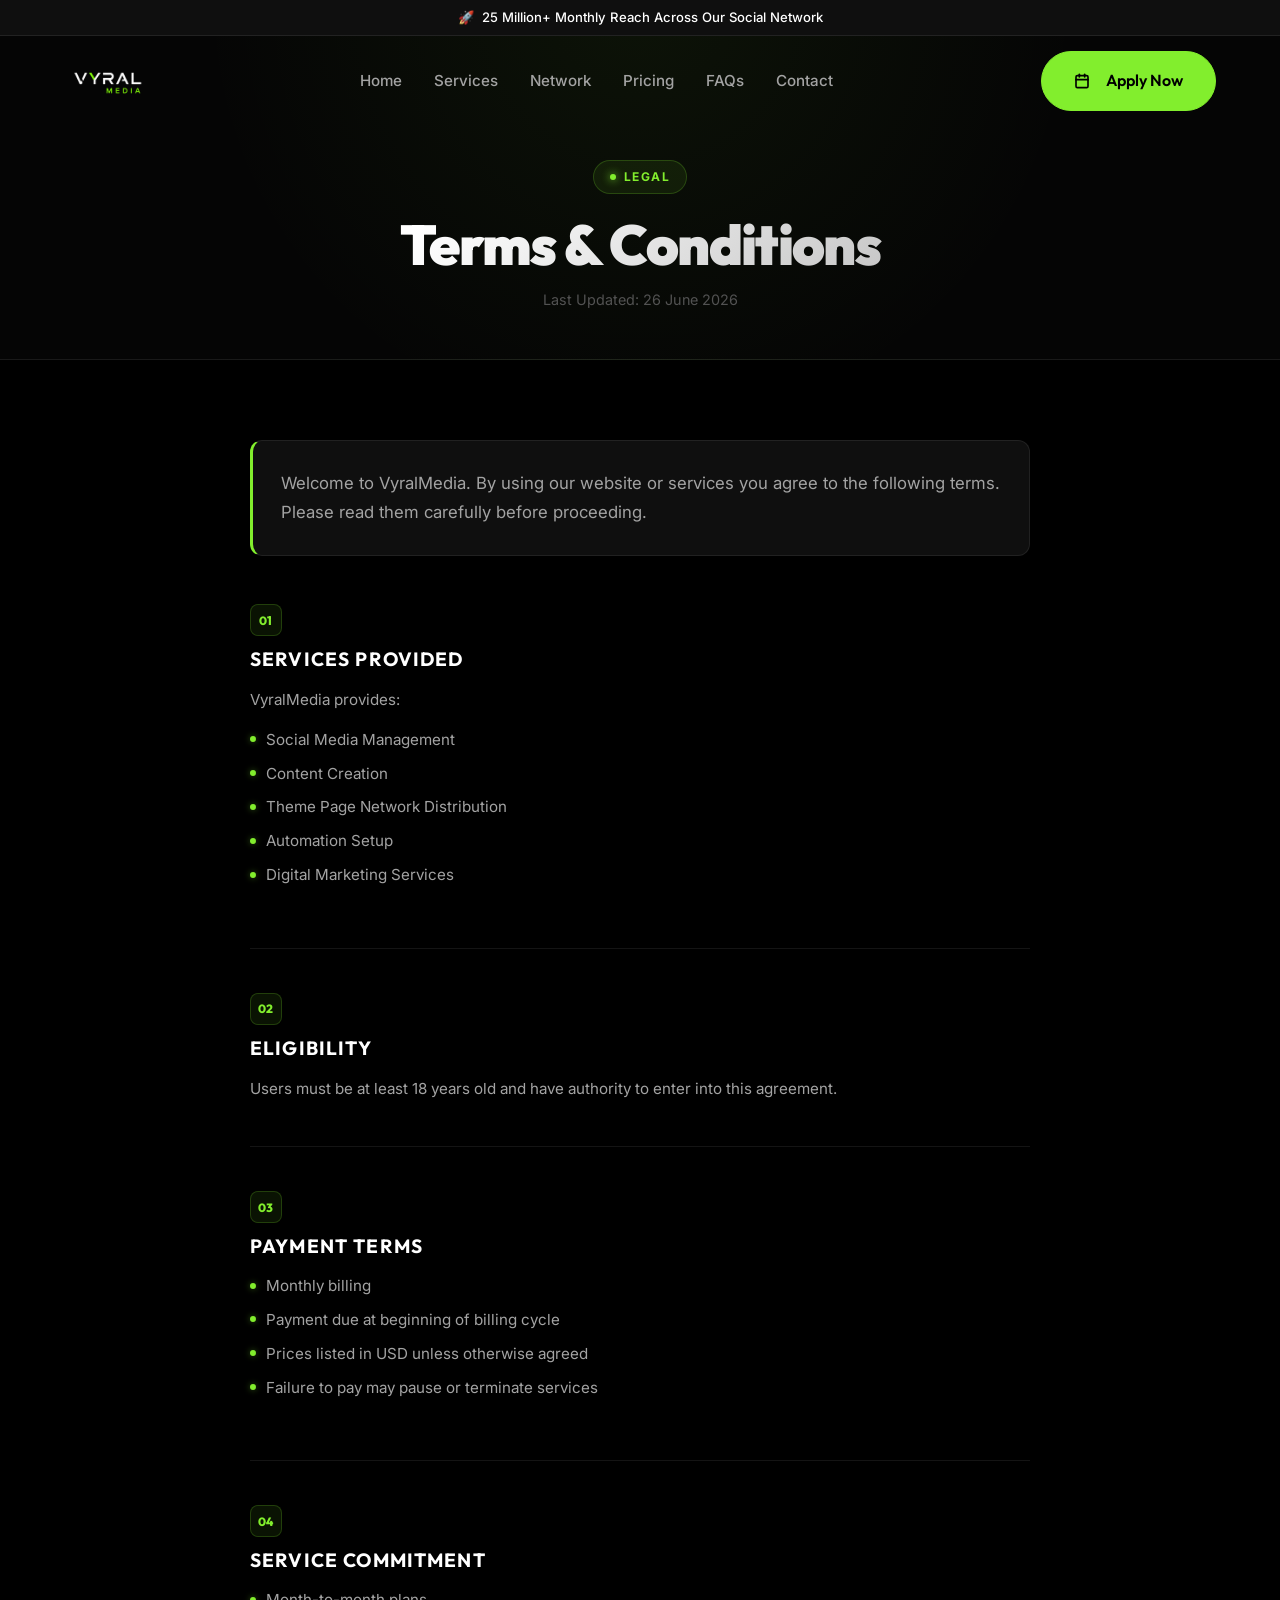
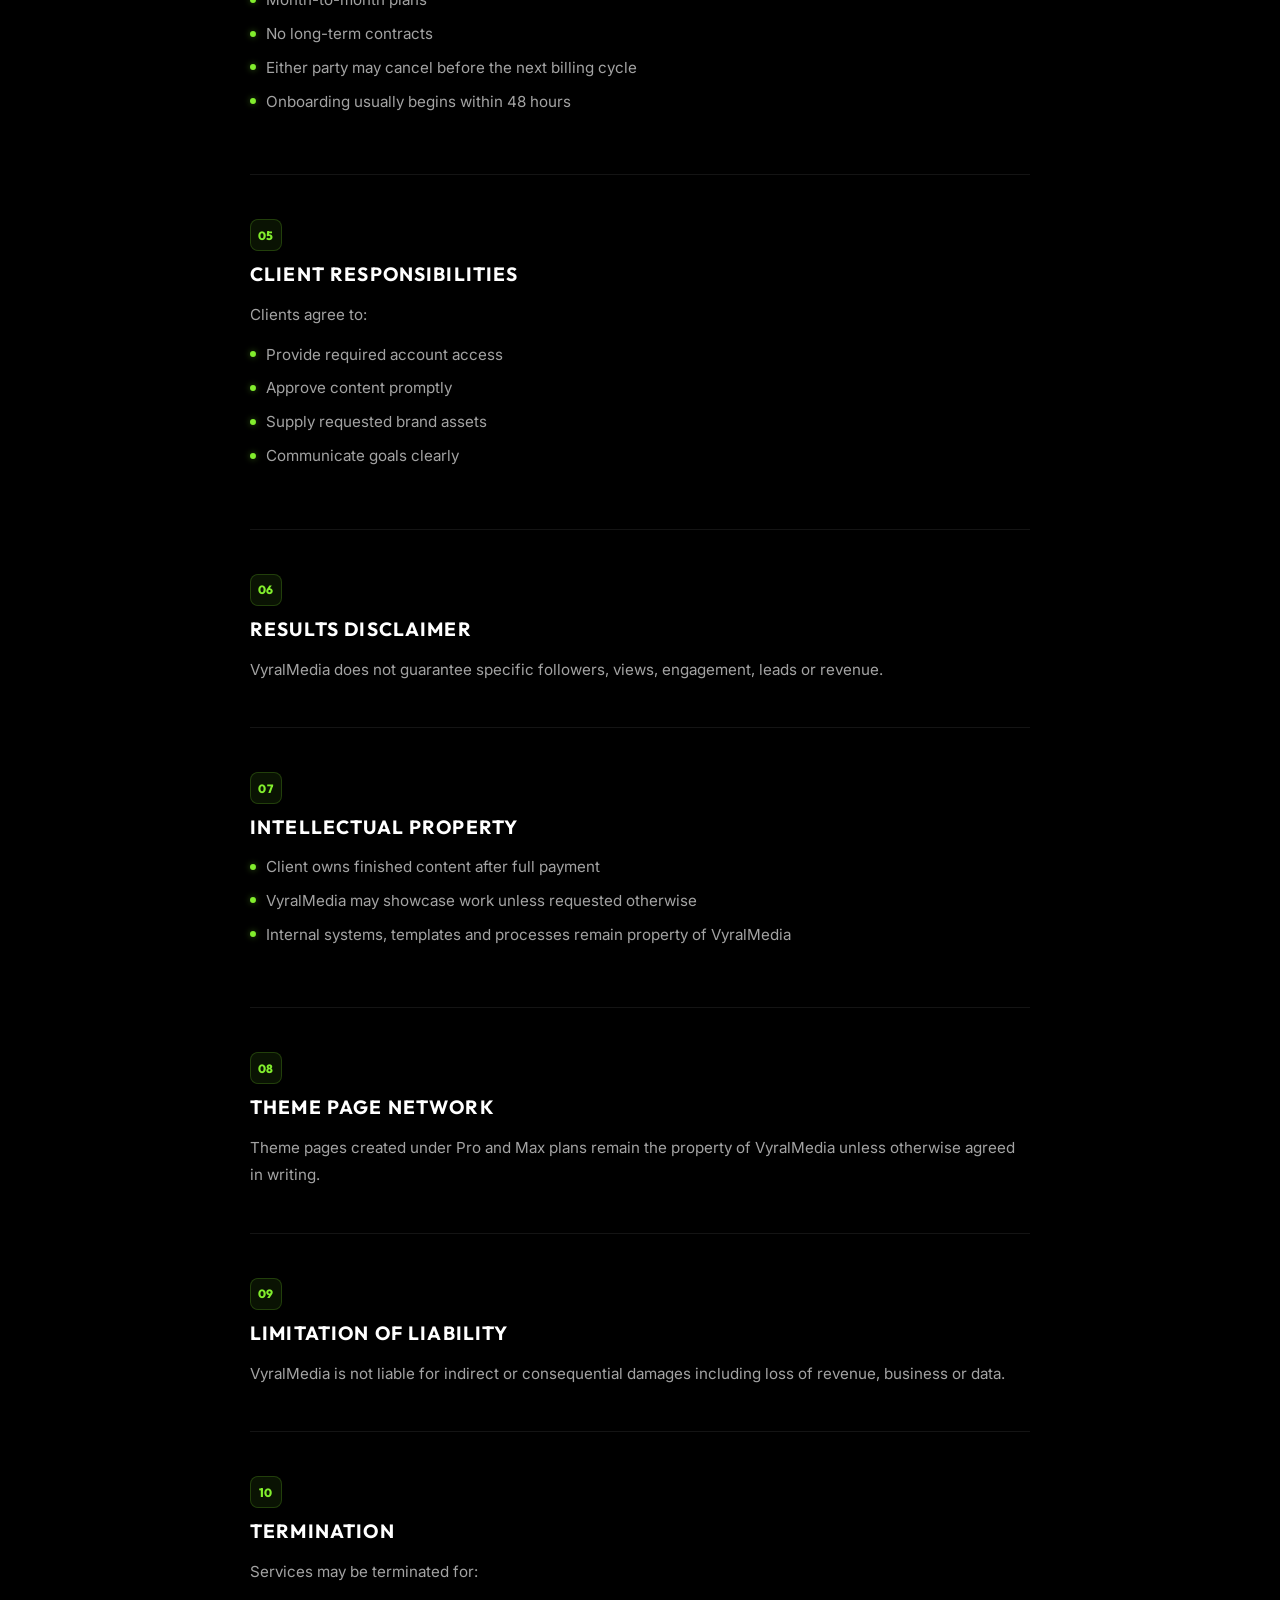
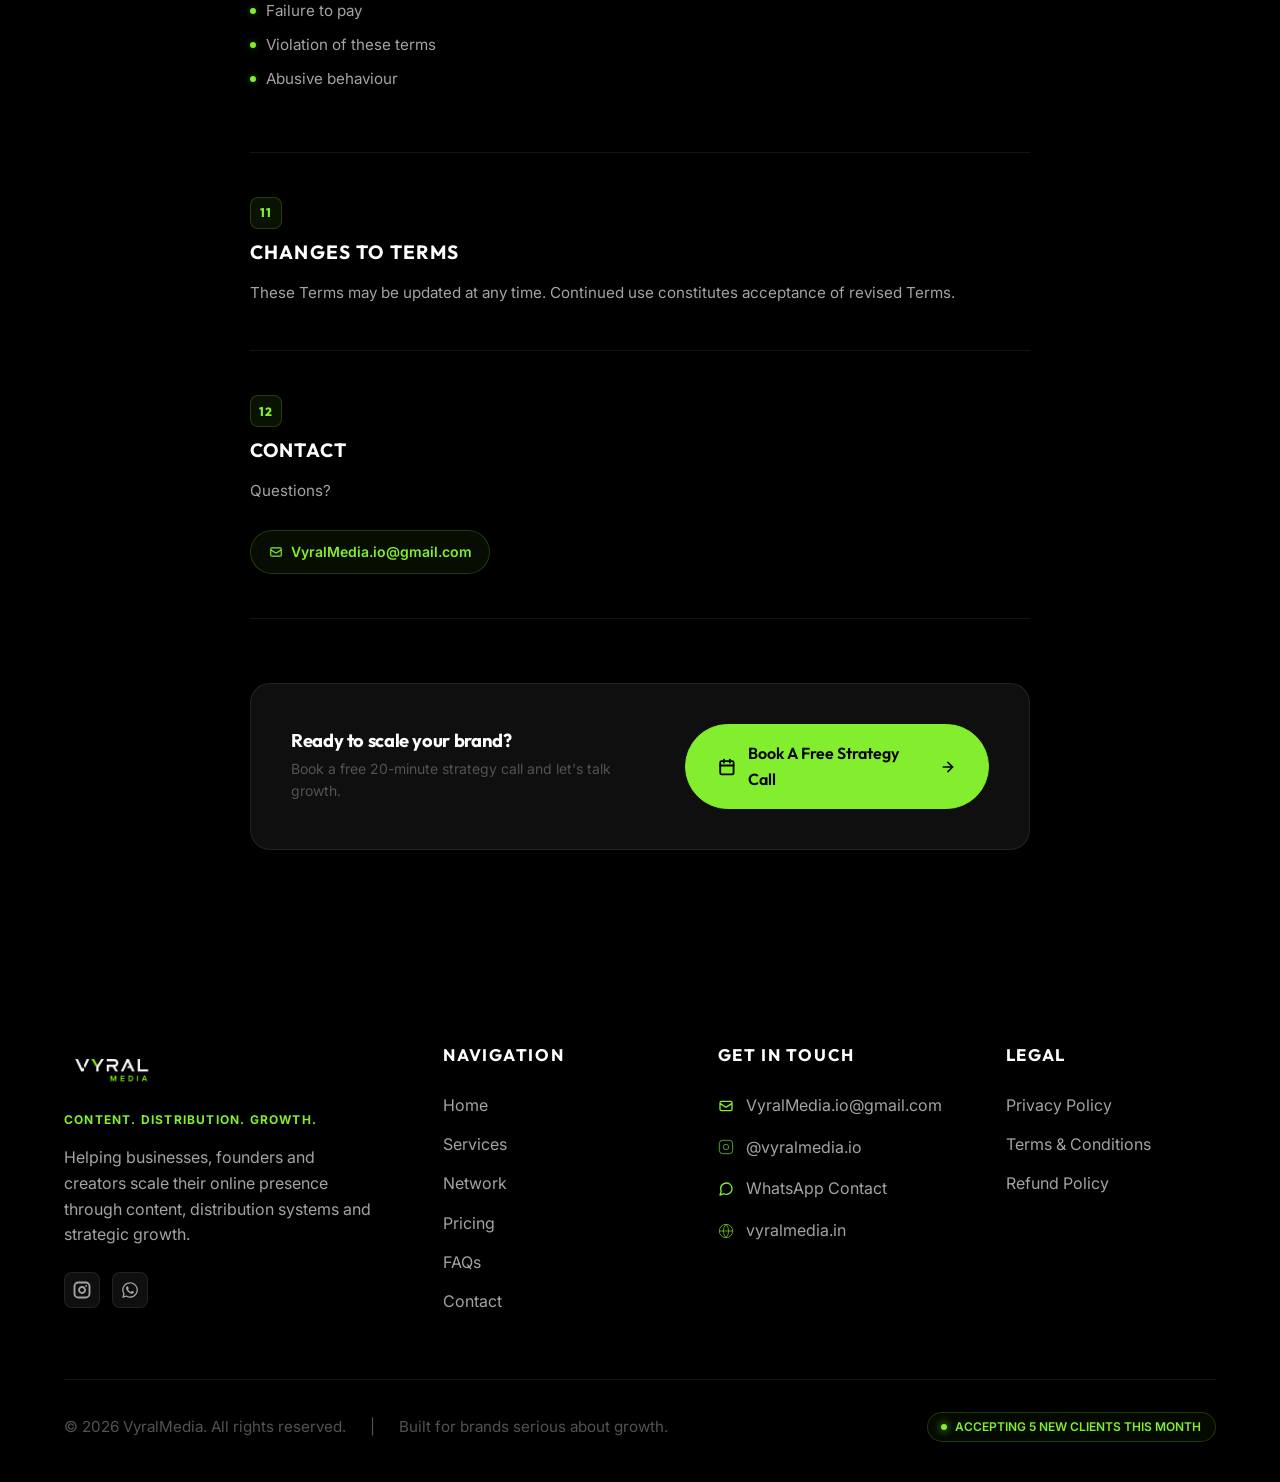
<file: terms-and-conditions.html>
<!DOCTYPE html>
<html lang="en">
<head>
  <meta charset="UTF-8">
  <meta name="viewport" content="width=device-width, initial-scale=1.0">
  
  <!-- Primary Meta Tags -->
  <title>Terms &amp; Conditions | Vyral Media</title>
  <meta name="description" content="Read Vyral Media's Terms &amp; Conditions. Understand our service commitments, payment terms, intellectual property rights and client responsibilities.">
  <link rel="canonical" href="https://vyralmedia.in/terms-and-conditions.html">
  
  <!-- Google Search Console Verification Tag -->
  <meta name="google-site-verification" content="zM5Bgi4bt-5BUdZvR5xK7IEdUK-Fsq2DMTVxGjwrdNs">
  
  <!-- Preconnect & Preload Hints -->
  <link rel="preconnect" href="https://fonts.googleapis.com">
  <link rel="preconnect" href="https://fonts.gstatic.com" crossorigin>
  <link rel="preconnect" href="https://www.googletagmanager.com">
  
  <!-- Google Analytics (GA4) -->
  <script async src="https://www.googletagmanager.com/gtag/js?id=G-XXXXXXXXXX"></script>
  <script>
    window.dataLayer = window.dataLayer || [];
    function gtag(){dataLayer.push(arguments);}
    gtag('js', new Date());
    gtag('config', 'G-XXXXXXXXXX');
  </script>
  
  <!-- Open Graph / Facebook -->
  <meta property="og:type" content="website">
  <meta property="og:url" content="https://vyralmedia.in/terms-and-conditions.html">
  <meta property="og:title" content="Terms &amp; Conditions | Vyral Media">
  <meta property="og:description" content="Read Vyral Media's Terms &amp; Conditions. Understand our service commitments, payment terms, intellectual property rights and client responsibilities.">
  <meta property="og:image" content="https://vyralmedia.in/logo.png">
  <meta property="og:site_name" content="Vyral Media">
  
  <!-- Twitter -->
  <meta name="twitter:card" content="summary_large_image">
  <meta name="twitter:url" content="https://vyralmedia.in/terms-and-conditions.html">
  <meta name="twitter:title" content="Terms &amp; Conditions | Vyral Media">
  <meta name="twitter:description" content="Read Vyral Media's Terms &amp; Conditions. Understand our service commitments, payment terms, intellectual property rights and client responsibilities.">
  <meta name="twitter:image" content="https://vyralmedia.in/logo.png">
  
  <!-- CSS Stylesheet -->
  <link rel="stylesheet" href="styles.css">
  <link rel="stylesheet" href="legal-page.css">
  
  <!-- Favicon Mock -->
  <link rel="icon" type="image/png" href="data:image/svg+xml,<svg xmlns=%22http://www.w3.org/2000/svg%22 viewBox=%220 0 100 100%22><text y=%22.9em%22 font-size=%2290%22>🚀</text></svg>">
  
  <!-- Structured Data JSON-LD (Schema.org) -->
  <script type="application/ld+json">
  {
    "@context": "https://schema.org",
    "@type": "WebPage",
    "@id": "https://vyralmedia.in/terms-and-conditions.html#webpage",
    "url": "https://vyralmedia.in/terms-and-conditions.html",
    "name": "Terms &amp; Conditions | Vyral Media",
    "description": "Read Vyral Media's Terms &amp; Conditions. Understand our service commitments, payment terms, intellectual property rights and client responsibilities.",
    "isPartOf": {
      "@type": "WebSite",
      "url": "https://vyralmedia.in/",
      "name": "Vyral Media"
    },
    "breadcrumb": {
      "@type": "BreadcrumbList",
      "itemListElement": [
        {
          "@type": "ListItem",
          "position": 1,
          "name": "Home",
          "item": "https://vyralmedia.in/"
        },
        {
          "@type": "ListItem",
          "position": 2,
          "name": "Terms &amp; Conditions",
          "item": "https://vyralmedia.in/terms-and-conditions.html"
        }
      ]
    }
  }
  </script>
</head>
<body>

  <!-- MOBILE OVERLAY -->
  <div class="mobile-overlay" id="mobile-overlay"></div>

  <!-- HEADER & NAVIGATION WRAPPER -->
  <div class="header-wrapper" id="header-wrapper">
    <div class="announcement-bar" id="announcement-bar">
      <div class="announcement-inner">
        <span class="rocket-icon" aria-hidden="true">🚀</span>
        <span>25 Million+ Monthly Reach Across Our Social Network</span>
      </div>
    </div>
    <header class="container">
      <nav class="navbar" id="main-navbar">
        <a href="index.html" class="logo" id="nav-logo">
          <img src="logo.png" alt="Vyral Media Logo" fetchpriority="high">
        </a>
        <ul class="nav-menu-desktop" id="nav-menu-desktop">
          <li><a href="index.html#home" class="nav-link">Home</a></li>
          <li><a href="index.html#services" class="nav-link">Services</a></li>
          <li><a href="index.html#network" class="nav-link">Network</a></li>
          <li><a href="index.html#pricing" class="nav-link">Pricing</a></li>
          <li><a href="index.html#faqs" class="nav-link">FAQs</a></li>
          <li><a href="index.html#contact" class="nav-link">Contact</a></li>
        </ul>
        <div class="nav-actions">
          <a href="index.html#contact" class="btn btn-primary" id="navbar-cta">
            <svg class="calendar-icon" xmlns="http://www.w3.org/2000/svg" width="16" height="16" viewBox="0 0 24 24" fill="none" stroke="currentColor" stroke-width="2.5" stroke-linecap="round" stroke-linejoin="round" style="margin-right: 0.25rem;"><rect x="3" y="4" width="18" height="18" rx="2" ry="2"></rect><line x1="16" y1="2" x2="16" y2="6"></line><line x1="8" y1="2" x2="8" y2="6"></line><line x1="3" y1="10" x2="21" y2="10"></line></svg>
            Apply Now
          </a>
          <button class="hamburger-btn" id="hamburger-btn" aria-label="Toggle navigation menu">
            <span class="hamburger-line"></span>
            <span class="hamburger-line"></span>
            <span class="hamburger-line"></span>
          </button>
        </div>
      </nav>
    </header>
  </div>

  <!-- MOBILE NAVIGATION DRAWER -->
  <div class="nav-menu-mobile" id="nav-menu-mobile">
    <ul>
      <li><a href="index.html#home" class="nav-link mobile-link">Home</a></li>
      <li><a href="index.html#services" class="nav-link mobile-link">Services</a></li>
      <li><a href="index.html#network" class="nav-link mobile-link">Network</a></li>
      <li><a href="index.html#pricing" class="nav-link mobile-link">Pricing</a></li>
      <li><a href="index.html#faqs" class="nav-link mobile-link">FAQs</a></li>
      <li><a href="index.html#contact" class="nav-link mobile-link">Contact</a></li>
    </ul>
    <a href="index.html#contact" class="btn btn-primary btn-full mobile-link" id="mobile-drawer-cta">
      <svg xmlns="http://www.w3.org/2000/svg" width="18" height="18" viewBox="0 0 24 24" fill="none" stroke="currentColor" stroke-width="2.5" stroke-linecap="round" stroke-linejoin="round"><rect x="3" y="4" width="18" height="18" rx="2" ry="2"></rect><line x1="16" y1="2" x2="16" y2="6"></line><line x1="8" y1="2" x2="8" y2="6"></line><line x1="3" y1="10" x2="21" y2="10"></line></svg>
      Book A Strategy Call
      <svg class="arrow-icon" xmlns="http://www.w3.org/2000/svg" viewBox="0 0 24 24" fill="none" stroke="currentColor" stroke-width="2.5" stroke-linecap="round" stroke-linejoin="round"><line x1="5" y1="12" x2="19" y2="12"></line><polyline points="12 5 19 12 12 19"></polyline></svg>
    </a>
  </div>

  <main>

    <!-- PAGE HERO -->
    <section class="legal-hero">
      <div class="container">
        <div class="legal-page-label">
          <span></span> Legal
        </div>
        <h1 class="text-gradient">Terms &amp; Conditions</h1>
        <p class="last-updated">Last Updated: 26 June 2026</p>
      </div>
    </section>

    <!-- ARTICLE CONTENT -->
    <section class="legal-article-wrapper">
      <div class="container">
        <article class="legal-article">

          <!-- Intro -->
          <p class="legal-intro">
            Welcome to VyralMedia. By using our website or services you agree to the following terms. Please read them carefully before proceeding.
          </p>

          <!-- 1 -->
          <div class="legal-section">
            <div class="legal-section-number">01</div>
            <h2>Services Provided</h2>
            <p>VyralMedia provides:</p>
            <ul class="legal-list">
              <li>Social Media Management</li>
              <li>Content Creation</li>
              <li>Theme Page Network Distribution</li>
              <li>Automation Setup</li>
              <li>Digital Marketing Services</li>
            </ul>
          </div>

          <!-- 2 -->
          <div class="legal-section">
            <div class="legal-section-number">02</div>
            <h2>Eligibility</h2>
            <p>Users must be at least 18 years old and have authority to enter into this agreement.</p>
          </div>

          <!-- 3 -->
          <div class="legal-section">
            <div class="legal-section-number">03</div>
            <h2>Payment Terms</h2>
            <ul class="legal-list">
              <li>Monthly billing</li>
              <li>Payment due at beginning of billing cycle</li>
              <li>Prices listed in USD unless otherwise agreed</li>
              <li>Failure to pay may pause or terminate services</li>
            </ul>
          </div>

          <!-- 4 -->
          <div class="legal-section">
            <div class="legal-section-number">04</div>
            <h2>Service Commitment</h2>
            <ul class="legal-list">
              <li>Month-to-month plans</li>
              <li>No long-term contracts</li>
              <li>Either party may cancel before the next billing cycle</li>
              <li>Onboarding usually begins within 48 hours</li>
            </ul>
          </div>

          <!-- 5 -->
          <div class="legal-section">
            <div class="legal-section-number">05</div>
            <h2>Client Responsibilities</h2>
            <p>Clients agree to:</p>
            <ul class="legal-list">
              <li>Provide required account access</li>
              <li>Approve content promptly</li>
              <li>Supply requested brand assets</li>
              <li>Communicate goals clearly</li>
            </ul>
          </div>

          <!-- 6 -->
          <div class="legal-section">
            <div class="legal-section-number">06</div>
            <h2>Results Disclaimer</h2>
            <p>VyralMedia does not guarantee specific followers, views, engagement, leads or revenue.</p>
          </div>

          <!-- 7 -->
          <div class="legal-section">
            <div class="legal-section-number">07</div>
            <h2>Intellectual Property</h2>
            <ul class="legal-list">
              <li>Client owns finished content after full payment</li>
              <li>VyralMedia may showcase work unless requested otherwise</li>
              <li>Internal systems, templates and processes remain property of VyralMedia</li>
            </ul>
          </div>

          <!-- 8 -->
          <div class="legal-section">
            <div class="legal-section-number">08</div>
            <h2>Theme Page Network</h2>
            <p>Theme pages created under Pro and Max plans remain the property of VyralMedia unless otherwise agreed in writing.</p>
          </div>

          <!-- 9 -->
          <div class="legal-section">
            <div class="legal-section-number">09</div>
            <h2>Limitation of Liability</h2>
            <p>VyralMedia is not liable for indirect or consequential damages including loss of revenue, business or data.</p>
          </div>

          <!-- 10 -->
          <div class="legal-section">
            <div class="legal-section-number">10</div>
            <h2>Termination</h2>
            <p>Services may be terminated for:</p>
            <ul class="legal-list">
              <li>Failure to pay</li>
              <li>Violation of these terms</li>
              <li>Abusive behaviour</li>
            </ul>
          </div>

          <!-- 11 -->
          <div class="legal-section">
            <div class="legal-section-number">11</div>
            <h2>Changes to Terms</h2>
            <p>These Terms may be updated at any time. Continued use constitutes acceptance of revised Terms.</p>
          </div>

          <!-- 12 -->
          <div class="legal-section">
            <div class="legal-section-number">12</div>
            <h2>Contact</h2>
            <p>Questions?</p>
            <a href="mailto:VyralMedia.io@gmail.com" class="legal-contact-box">
              <svg xmlns="http://www.w3.org/2000/svg" fill="none" viewBox="0 0 24 24" stroke="currentColor"><path stroke-linecap="round" stroke-linejoin="round" stroke-width="2" d="M3 8l7.89 5.26a2 2 0 002.22 0L21 8M5 19h14a2 2 0 002-2V7a2 2 0 00-2-2H5a2 2 0 00-2 2v10a2 2 0 002 2z"></path></svg>
              VyralMedia.io@gmail.com
            </a>
          </div>

          <!-- Back CTA -->
          <div class="legal-back-strip">
            <div>
              <h3>Ready to scale your brand?</h3>
              <p>Book a free 20-minute strategy call and let's talk growth.</p>
            </div>
            <a href="index.html#contact" class="btn btn-primary">
              <svg xmlns="http://www.w3.org/2000/svg" width="18" height="18" viewBox="0 0 24 24" fill="none" stroke="currentColor" stroke-width="2.5" stroke-linecap="round" stroke-linejoin="round"><rect x="3" y="4" width="18" height="18" rx="2" ry="2"></rect><line x1="16" y1="2" x2="16" y2="6"></line><line x1="8" y1="2" x2="8" y2="6"></line><line x1="3" y1="10" x2="21" y2="10"></line></svg>
              Book A Free Strategy Call
              <svg class="arrow-icon" xmlns="http://www.w3.org/2000/svg" viewBox="0 0 24 24" fill="none" stroke="currentColor" stroke-width="2.5" stroke-linecap="round" stroke-linejoin="round"><line x1="5" y1="12" x2="19" y2="12"></line><polyline points="12 5 19 12 12 19"></polyline></svg>
            </a>
          </div>

        </article>
      </div>
    </section>

  </main>

  <!-- FOOTER -->
  <footer class="footer">
    <div class="container">
      <div class="footer-grid">
        <div class="footer-logo-block">
          <a href="index.html" class="logo">
            <img src="logo.png" alt="Vyral Media Logo" loading="lazy">
          </a>
          <div class="tagline">CONTENT. DISTRIBUTION. GROWTH.</div>
          <p class="desc">Helping businesses, founders and creators scale their online presence through content, distribution systems and strategic growth.</p>
          <div class="footer-social-links">
            <a href="https://instagram.com/vyralmedia.io" target="_blank" rel="noopener" class="social-btn" aria-label="Instagram">
              <svg xmlns="http://www.w3.org/2000/svg" viewBox="0 0 24 24" fill="none" stroke="currentColor" stroke-width="2.5" stroke-linecap="round" stroke-linejoin="round"><rect x="2" y="2" width="20" height="20" rx="5" ry="5"></rect><path d="M16 11.37A4 4 0 1 1 12.63 8 4 4 0 0 1 16 11.37z"></path><line x1="17.5" y1="6.5" x2="17.51" y2="6.5"></line></svg>
            </a>
            <a href="https://wa.me/919897303727" target="_blank" rel="noopener" class="social-btn" aria-label="WhatsApp">
              <svg xmlns="http://www.w3.org/2000/svg" viewBox="0 0 448 512" fill="currentColor" style="width: 18px; height: 18px;"><path d="M380.9 97.1C339 55.1 283.2 32 223.9 32c-122.4 0-222 99.6-222 222 0 39.1 10.2 77.3 29.6 111L0 480l117.7-30.9c32.4 17.7 68.9 27 106.1 27h.1c122.3 0 224.1-99.6 224.1-222 0-59.3-25.2-115-67.1-157zm-157 341.6c-33.2 0-65.7-8.9-94-25.7l-6.7-4-69.8 18.3L72 359.2l-4.4-7c-18.5-29.4-28.2-63.3-28.2-98.2 0-101.7 82.8-184.5 184.6-184.5 49.3 0 95.6 19.2 130.4 54.1 34.8 34.9 56.2 81.2 56.1 130.5 0 101.8-84.9 184.6-186.6 184.6zm101.2-138.2c-5.5-2.8-32.8-16.2-37.9-18-5.1-1.9-8.8-2.8-12.5 2.8-3.7 5.6-14.3 18-17.6 21.8-3.2 3.7-6.5 4.2-12 1.4-32.6-16.3-54-29.1-75.5-66-5.7-9.8 5.7-9.1 16.3-30.3 1.8-3.7.9-6.9-.5-9.7-1.4-2.8-12.5-30.1-17.1-41.2-4.5-10.8-9.1-9.3-12.5-9.5-3.2-.2-6.9-.2-10.6-.2-3.7 0-9.7 1.4-14.8 6.9-5.1 5.6-19.4 19-19.4 46.3 0 27.3 19.9 53.7 22.6 57.4 2.8 3.7 39.1 59.7 94.8 83.8 35.2 15.2 49 16.5 66.6 13.9 10.7-1.6 32.8-13.4 37.4-26.4 4.6-13 4.6-24.1 3.2-26.4-1.3-2.5-5-3.9-10.5-6.6z"/></svg>
            </a>
          </div>
        </div>
        <div>
          <div class="footer-col-title">Navigation</div>
          <ul class="footer-menu">
            <li><a href="index.html#home" class="footer-link">Home <svg xmlns="http://www.w3.org/2000/svg" fill="none" viewBox="0 0 24 24" stroke="currentColor"><path stroke-linecap="round" stroke-linejoin="round" stroke-width="2.5" d="M9 5l7 7-7 7"></path></svg></a></li>
            <li><a href="index.html#services" class="footer-link">Services <svg xmlns="http://www.w3.org/2000/svg" fill="none" viewBox="0 0 24 24" stroke="currentColor"><path stroke-linecap="round" stroke-linejoin="round" stroke-width="2.5" d="M9 5l7 7-7 7"></path></svg></a></li>
            <li><a href="index.html#network" class="footer-link">Network <svg xmlns="http://www.w3.org/2000/svg" fill="none" viewBox="0 0 24 24" stroke="currentColor"><path stroke-linecap="round" stroke-linejoin="round" stroke-width="2.5" d="M9 5l7 7-7 7"></path></svg></a></li>
            <li><a href="index.html#pricing" class="footer-link">Pricing <svg xmlns="http://www.w3.org/2000/svg" fill="none" viewBox="0 0 24 24" stroke="currentColor"><path stroke-linecap="round" stroke-linejoin="round" stroke-width="2.5" d="M9 5l7 7-7 7"></path></svg></a></li>
            <li><a href="index.html#faqs" class="footer-link">FAQs <svg xmlns="http://www.w3.org/2000/svg" fill="none" viewBox="0 0 24 24" stroke="currentColor"><path stroke-linecap="round" stroke-linejoin="round" stroke-width="2.5" d="M9 5l7 7-7 7"></path></svg></a></li>
            <li><a href="index.html#contact" class="footer-link">Contact <svg xmlns="http://www.w3.org/2000/svg" fill="none" viewBox="0 0 24 24" stroke="currentColor"><path stroke-linecap="round" stroke-linejoin="round" stroke-width="2.5" d="M9 5l7 7-7 7"></path></svg></a></li>
          </ul>
        </div>
        <div>
          <div class="footer-col-title">Get In Touch</div>
          <ul class="footer-info-list">
            <li><a href="mailto:VyralMedia.io@gmail.com" class="footer-info-item"><svg xmlns="http://www.w3.org/2000/svg" fill="none" viewBox="0 0 24 24" stroke="currentColor"><path stroke-linecap="round" stroke-linejoin="round" stroke-width="2" d="M3 8l7.89 5.26a2 2 0 002.22 0L21 8M5 19h14a2 2 0 002-2V7a2 2 0 00-2-2H5a2 2 0 00-2 2v10a2 2 0 002 2z"></path></svg>VyralMedia.io@gmail.com</a></li>
            <li><a href="https://instagram.com/vyralmedia.io" target="_blank" rel="noopener" class="footer-info-item"><svg xmlns="http://www.w3.org/2000/svg" fill="none" viewBox="0 0 24 24" stroke="currentColor"><rect x="2" y="2" width="20" height="20" rx="5" ry="5"></rect><path d="M16 11.37A4 4 0 1 1 12.63 8 4 4 0 0 1 16 11.37z"></path><line x1="17.5" y1="6.5" x2="17.51" y2="6.5"></line></svg>@vyralmedia.io</a></li>
            <li><a href="https://wa.me/919897303727" target="_blank" rel="noopener" class="footer-info-item"><svg xmlns="http://www.w3.org/2000/svg" fill="none" viewBox="0 0 24 24" stroke="currentColor"><path stroke-linecap="round" stroke-linejoin="round" stroke-width="2" d="M21 11.5a8.38 8.38 0 0 1-.9 3.8 8.5 8.5 0 0 1-7.6 4.7 8.38 8.38 0 0 1-3.8-.9L3 21l1.9-5.7a8.38 8.38 0 0 1-.9-3.8 8.5 8.5 0 0 1 4.7-7.6 8.38 8.38 0 0 1 3.8-.9h.5a8.48 8.48 0 0 1 8 8v.5z"></path></svg>WhatsApp Contact</a></li>
            <li><a href="https://vyralmedia.in" class="footer-info-item"><svg xmlns="http://www.w3.org/2000/svg" fill="none" viewBox="0 0 24 24" stroke="currentColor"><circle cx="12" cy="12" r="10"></circle><line x1="2" y1="12" x2="22" y2="12"></line><path d="M12 2a15.3 15.3 0 0 1 4 10 15.3 15.3 0 0 1-4 10 15.3 15.3 0 0 1-4-10 15.3 15.3 0 0 1 4-10z"></path></svg>vyralmedia.in</a></li>
          </ul>
        </div>
        <div>
          <div class="footer-col-title">Legal</div>
          <ul class="footer-menu">
            <li><a href="privacy-policy.html" class="footer-link">Privacy Policy <svg xmlns="http://www.w3.org/2000/svg" fill="none" viewBox="0 0 24 24" stroke="currentColor"><path stroke-linecap="round" stroke-linejoin="round" stroke-width="2.5" d="M9 5l7 7-7 7"></path></svg></a></li>
            <li><a href="terms-and-conditions.html" class="footer-link">Terms &amp; Conditions <svg xmlns="http://www.w3.org/2000/svg" fill="none" viewBox="0 0 24 24" stroke="currentColor"><path stroke-linecap="round" stroke-linejoin="round" stroke-width="2.5" d="M9 5l7 7-7 7"></path></svg></a></li>
            <li><a href="refund-policy.html" class="footer-link">Refund Policy <svg xmlns="http://www.w3.org/2000/svg" fill="none" viewBox="0 0 24 24" stroke="currentColor"><path stroke-linecap="round" stroke-linejoin="round" stroke-width="2.5" d="M9 5l7 7-7 7"></path></svg></a></li>
          </ul>
        </div>
      </div>
      <hr class="footer-divider">
      <div class="footer-bottom-strip">
        <div class="footer-bottom-left">
          <span>&copy; 2026 VyralMedia. All rights reserved.</span>
          <span>|</span>
          <span>Built for brands serious about growth.</span>
        </div>
        <div class="footer-capacity-indicator">
          <span class="dot"></span>
          ACCEPTING 5 NEW CLIENTS THIS MONTH
        </div>
      </div>
    </div>
  </footer>

  <script src="script.js"></script>
</body>
</html>
</file>
<file: styles.css>
@import url('https://fonts.googleapis.com/css2?family=Inter:wght@300;400;500;600;700&family=Outfit:wght@400;500;600;700;800;900&family=Manrope:wght@400;500;600;700;800&display=swap');

/* --- DESIGN SYSTEM & CSS VARIABLES --- */
:root {
  --bg-pure: #000000;
  --bg-primary: #050505;
  --bg-secondary: #0f0f0f;
  --bg-tertiary: #161616;
  --accent: #82EE2D;
  --accent-rgb: 130, 238, 45;
  --accent-dark: #123d04;
  --accent-forest: #1c5210;
  --text-primary: #ffffff;
  --text-secondary: #a3a3a3;
  --text-muted: #525252;
  --border-color: rgba(255, 255, 255, 0.08);
  --border-accent: rgba(130, 238, 45, 0.2);
  --glass-bg: rgba(10, 10, 10, 0.75);
  --glass-border: rgba(255, 255, 255, 0.06);
  --font-headings: 'Outfit', sans-serif;
  --font-body: 'Inter', sans-serif;
  --font-hero: 'Manrope', sans-serif;
  --transition-fast: all 0.2s cubic-bezier(0.4, 0, 0.2, 1);
  --transition-smooth: all 0.4s cubic-bezier(0.4, 0, 0.2, 1);
  --transition-bounce: all 0.5s cubic-bezier(0.175, 0.885, 0.32, 1.275);
  --shadow-neon: 0 0 25px rgba(130, 238, 45, 0.15);
  --shadow-neon-strong: 0 0 35px rgba(130, 238, 45, 0.3);
  --max-width: 1200px;
}

/* --- RESETS & BASICS --- */
*, *::before, *::after {
  box-sizing: border-box;
  margin: 0;
  padding: 0;
}

html {
  scroll-behavior: smooth;
  scrollbar-width: thin;
  scrollbar-color: var(--accent) var(--bg-pure);
  overflow-x: hidden;
  width: 100%;
}

body {
  background-color: var(--bg-pure);
  color: var(--text-primary);
  font-family: var(--font-body);
  font-size: 16px;
  line-height: 1.6;
  overflow-x: hidden;
  -webkit-font-smoothing: antialiased;
}

/* Custom Scrollbar */
::-webkit-scrollbar {
  width: 8px;
}
::-webkit-scrollbar-track {
  background: var(--bg-pure);
}
::-webkit-scrollbar-thumb {
  background: var(--bg-tertiary);
  border: 2px solid var(--bg-pure);
  border-radius: 4px;
}
::-webkit-scrollbar-thumb:hover {
  background: var(--accent);
}

/* --- TYPOGRAPHY (INCREASED HEADINGS) --- */
h1, h2, h3, h4, h5, h6 {
  font-family: var(--font-headings);
  font-weight: 700;
  line-height: 1.2;
  letter-spacing: -0.02em;
}

h1 {
  font-size: clamp(3.4rem, 7.5vw, 5.6rem);
  font-weight: 900;
}

h2 {
  font-size: clamp(2.8rem, 6vw, 4.2rem);
  font-weight: 800;
  text-align: center;
  margin-bottom: 1rem;
}

h3 {
  font-size: clamp(1.6rem, 3vw, 2.2rem);
}

p {
  color: var(--text-secondary);
  font-size: 1.1rem;
}

.highlight-green {
  color: var(--accent);
  text-shadow: 0 0 20px rgba(130, 238, 45, 0.2);
}

.text-gradient {
  background: linear-gradient(135deg, var(--text-primary) 30%, var(--text-secondary) 100%);
  -webkit-background-clip: text;
  -webkit-text-fill-color: transparent;
}

/* --- HERO HEADLINE OVERRIDE --- */
.hero-headline {
  display: flex;
  flex-direction: column;
  line-height: 1.1;
  margin-bottom: 1.5rem;
  font-size: clamp(3.2rem, 7vw, 5.8rem);
  font-family: var(--font-hero);
  font-weight: 800;
  text-align: left;
}
.hero-headline .white-text {
  color: #ffffff;
}
.hero-headline .green-text {
  color: var(--accent);
  text-shadow: 0 0 30px rgba(130, 238, 45, 0.25);
}

@media (max-width: 991px) {
  .hero-headline {
    text-align: center;
    font-size: clamp(2.6rem, 9vw, 3.8rem);
    word-break: break-word;
    overflow-wrap: break-word;
    width: 100%;
  }
}

@media (max-width: 480px) {
  .hero-headline {
    font-size: clamp(2.2rem, 8.5vw, 3rem);
  }
}

/* --- COMMON UTILITIES --- */
.container {
  width: 100%;
  max-width: var(--max-width);
  margin: 0 auto;
  padding: 0 1.5rem;
}

.section-padding {
  padding: 8rem 0;
}

@media (max-width: 768px) {
  .section-padding {
    padding: 3.5rem 0;
  }
}

.flex-center {
  display: flex;
  align-items: center;
  justify-content: center;
}

.grid {
  display: grid;
  gap: 1.5rem;
}

/* Glass Card Style */
.glass-card {
  background: var(--glass-bg);
  border: 1px solid var(--glass-border);
  border-radius: 16px;
  padding: 2.5rem;
  backdrop-filter: blur(12px);
  -webkit-backdrop-filter: blur(12px);
  transition: var(--transition-smooth);
}

.glass-card:hover {
  border-color: var(--border-accent);
  box-shadow: var(--shadow-neon);
  transform: translateY(-4px);
}

/* --- BUTTONS & BADGES --- */
.btn {
  display: inline-flex;
  align-items: center;
  justify-content: center;
  gap: 0.75rem;
  padding: 1rem 2rem;
  font-family: var(--font-headings);
  font-size: 1rem;
  font-weight: 600;
  text-decoration: none;
  border-radius: 9999px;
  cursor: pointer;
  transition: var(--transition-bounce);
}

.btn-primary {
  background: var(--accent);
  color: var(--bg-pure);
  border: 1px solid var(--accent);
}

.btn-primary:hover {
  box-shadow: var(--shadow-neon-strong);
  transform: scale(1.03);
}

.btn-secondary {
  background: rgba(255, 255, 255, 0.05);
  color: var(--text-primary);
  border: 1px solid var(--border-color);
  backdrop-filter: blur(8px);
}

.btn-secondary:hover {
  background: rgba(255, 255, 255, 0.1);
  border-color: rgba(255, 255, 255, 0.2);
  transform: scale(1.03);
}

.btn-full {
  width: 100%;
}

.trust-badge {
  display: inline-flex;
  align-items: center;
  gap: 0.5rem;
  padding: 0.5rem 1rem;
  background: rgba(130, 238, 45, 0.08);
  border: 1px solid var(--border-accent);
  border-radius: 9999px;
  color: var(--accent);
  font-size: 0.85rem;
  font-weight: 600;
  letter-spacing: 0.05em;
  text-transform: uppercase;
  margin-bottom: 2rem;
}

.trust-badge span {
  display: inline-block;
  width: 6px;
  height: 6px;
  background-color: var(--accent);
  border-radius: 50%;
  box-shadow: 0 0 8px var(--accent);
}

/* Arrow Vector icon simple styles */
.arrow-icon {
  width: 16px;
  height: 16px;
  transition: transform 0.3s ease;
}
.btn:hover .arrow-icon {
  transform: translateX(4px);
}

/* --- ANNOUNCEMENT BAR & NAVIGATION BAR --- */
.header-wrapper {
  position: fixed;
  top: 0;
  left: 0;
  width: 100%;
  z-index: 1000;
  transition: var(--transition-smooth);
}

.header-wrapper.scrolled {
  background: rgba(0, 0, 0, 0.85);
  backdrop-filter: blur(15px);
  -webkit-backdrop-filter: blur(15px);
  border-bottom: 1px solid var(--border-color);
}

.announcement-bar {
  background: var(--bg-secondary);
  border-bottom: 1px solid var(--border-color);
  padding: 0.45rem 1rem;
  display: flex;
  justify-content: center;
  align-items: center;
  min-height: 36px;
  text-align: center;
}

.announcement-inner {
  display: inline-flex;
  align-items: center;
  gap: 0.5rem;
  font-size: 0.82rem;
  font-weight: 500;
  line-height: 1.4;
  text-align: center;
  justify-content: center;
  flex-wrap: nowrap;
  white-space: nowrap;
}

@media (max-width: 480px) {
  .announcement-inner {
    font-size: 0.7rem;
    white-space: normal;
  }
}

.announcement-bar .rocket-icon {
  flex-shrink: 0;
  align-self: flex-start;
  line-height: 1.4;
  animation: pulse-rocket 2s infinite ease-in-out;
}

@keyframes pulse-rocket {
  0%, 100% { transform: scale(1); }
  50% { transform: scale(1.15) translateY(-1px); }
}

.navbar {
  display: flex;
  align-items: center;
  justify-content: space-between;
  padding: 0.95rem 0;
}

.logo {
  text-decoration: none;
  display: flex;
  align-items: center;
  transition: var(--transition-fast);
}

.logo img {
  height: 48px;
  width: auto;
  display: block;
  transition: var(--transition-bounce);
}

.logo:hover img {
  transform: scale(1.02);
  filter: drop-shadow(0 0 8px rgba(130, 238, 45, 0.25));
}

.footer-logo-block .logo img {
  height: 52px;
}


.nav-menu-desktop {
  display: flex;
  align-items: center;
  gap: 2rem;
  list-style: none;
}

.nav-link {
  color: var(--text-secondary);
  text-decoration: none;
  font-size: 0.95rem;
  font-weight: 500;
  transition: var(--transition-fast);
}

.nav-link:hover, .nav-link.active {
  color: var(--accent);
}

.nav-actions {
  display: flex;
  align-items: center;
  gap: 1rem;
}

/* Hamburger Menu button */
.hamburger-btn {
  display: none;
  background: transparent;
  border: none;
  cursor: pointer;
  z-index: 1002;
  padding: 0.5rem;
}

.hamburger-line {
  display: block;
  width: 24px;
  height: 2px;
  background-color: var(--text-primary);
  margin: 5px 0;
  transition: var(--transition-smooth);
}

.hamburger-btn.active .hamburger-line:nth-child(1) {
  transform: rotate(45deg) translate(5px, 5px);
}
.hamburger-btn.active .hamburger-line:nth-child(2) {
  opacity: 0;
}
.hamburger-btn.active .hamburger-line:nth-child(3) {
  transform: rotate(-45deg) translate(5px, -5px);
}

/* Mobile Navigation drawer */
.nav-menu-mobile {
  position: fixed;
  top: 0;
  right: -320px;
  width: 320px;
  height: 100vh;
  background: var(--bg-secondary);
  border-left: 1px solid var(--border-color);
  z-index: 1001;
  padding: 6rem 2.5rem 3rem;
  display: flex;
  flex-direction: column;
  gap: 2.5rem;
  transition: var(--transition-smooth);
}

.nav-menu-mobile.active {
  right: 0;
  box-shadow: -10px 0 30px rgba(0, 0, 0, 0.5);
}

.nav-menu-mobile ul {
  list-style: none;
  display: flex;
  flex-direction: column;
  gap: 1.5rem;
}

.nav-menu-mobile .nav-link {
  font-size: 1.25rem;
  font-weight: 600;
  display: flex;
  align-items: center;
  gap: 0.75rem;
}

.mobile-overlay {
  position: fixed;
  top: 0;
  left: 0;
  width: 100vw;
  height: 100vh;
  background: rgba(0, 0, 0, 0.6);
  backdrop-filter: blur(4px);
  z-index: 999;
  opacity: 0;
  pointer-events: none;
  transition: var(--transition-smooth);
}

.mobile-overlay.active {
  opacity: 1;
  pointer-events: auto;
}

@media (max-width: 991px) {
  .nav-menu-desktop {
    display: none;
  }
  .hamburger-btn {
    display: block;
  }
  .navbar .btn-primary {
    padding: 0.6rem 1.2rem;
    font-size: 0.85rem;
  }
}

/* --- HERO SECTION --- */
.hero {
  position: relative;
  padding-top: 11rem;
  padding-bottom: 7rem;
  background: radial-gradient(circle at 50% 10%, rgba(130, 238, 45, 0.05) 0%, transparent 60%);
}

@media (max-width: 991px) {
  .hero {
    padding-top: 7rem;
    padding-bottom: 4rem;
  }
}

.hero-grid {
  display: grid;
  grid-template-columns: 1.1fr 0.9fr;
  align-items: center;
  gap: 4rem;
}

@media (max-width: 991px) {
  .hero-grid {
    grid-template-columns: 1fr;
    gap: 3.5rem;
    text-align: center;
  }
  .hero .trust-badge {
    margin-left: auto;
    margin-right: auto;
    margin-top: 1rem;
  }
  .hero-content {
    width: 100%;
    overflow: hidden;
  }
  .hero-content > p {
    padding: 0 0.5rem;
  }
  .hero-ctas .btn {
    width: 100%;
    max-width: 100%;
  }
}

/* --- HERO DASHBOARD CONTAINER (FIX) --- */
.hero-dashboard-container {
  width: 100%;
  overflow: hidden;
}

.hero-content > p {
  font-size: clamp(1.1rem, 2.2vw, 1.35rem);
  color: #a3a3a3;
  line-height: 1.7;
  margin-bottom: 2.5rem;
}

.hero-ctas {
  display: flex;
  gap: 1rem;
  margin-bottom: 3rem;
}

@media (max-width: 768px) {
  .hero-ctas {
    flex-direction: column;
    align-items: center;
  }
  .hero-ctas .btn {
    width: 100%;
    max-width: 320px;
    justify-content: center;
  }
}

.hero-features {
  display: grid;
  grid-template-columns: 1fr 1fr;
  gap: 0.6rem 1rem;
  width: 100%;
  margin-top: 1rem;
  margin-bottom: 2.5rem; /* FIX 1 – gap between features and dashboard */
}

@media (max-width: 768px) {
  .hero-features {
    gap: 0.5rem 1rem;
    justify-items: center;
  }
}
@media (max-width: 480px) {
  .hero-features {
    gap: 0.3rem 0.6rem;
  }
}

.hero-feature-item {
  color: var(--text-secondary);
  font-size: 0.95rem;
  font-weight: 500;
  text-align: center;
  line-height: 1.4;
}

@media (max-width: 480px) {
  .hero-feature-item {
    font-size: 0.8rem;
  }
}

/* Interactive Dashboard Mockup */
.dashboard-mockup {
  position: relative;
  border-radius: 20px;
  background: var(--bg-secondary);
  border: 1px solid var(--border-color);
  padding: 1.5rem;
  box-shadow: 0 20px 40px rgba(0,0,0,0.3);
  overflow: hidden;
}

.dashboard-mockup::before {
  content: '';
  position: absolute;
  top: 0;
  left: 0;
  width: 100%;
  height: 100%;
  background: radial-gradient(circle at 100% 0%, rgba(130, 238, 45, 0.03) 0%, transparent 50%);
  pointer-events: none;
}

.db-header {
  display: flex;
  justify-content: space-between;
  align-items: center;
  border-bottom: 1px solid var(--border-color);
  padding-bottom: 1rem;
  margin-bottom: 1.5rem;
}

.db-title {
  display: flex;
  align-items: center;
  gap: 0.5rem;
  font-size: 0.75rem;
  font-weight: 700;
  letter-spacing: 0.1em;
  color: var(--text-secondary);
  text-transform: uppercase;
}

.db-status {
  display: flex;
  align-items: center;
  gap: 0.5rem;
  font-size: 0.75rem;
  color: var(--accent);
}

.db-status-dot {
  width: 6px;
  height: 6px;
  background-color: var(--accent);
  border-radius: 50%;
  animation: pulse-dot 1.5s infinite;
}

@keyframes pulse-dot {
  0% { transform: scale(0.9); opacity: 0.6; }
  50% { transform: scale(1.3); opacity: 1; box-shadow: 0 0 8px var(--accent); }
  100% { transform: scale(0.9); opacity: 0.6; }
}

.db-grid {
  display: grid;
  grid-template-columns: 1fr 1fr;
  gap: 1rem;
  margin-bottom: 0;
}

.db-card {
  background: rgba(255, 255, 255, 0.02);
  border: 1px solid var(--border-color);
  border-radius: 12px;
  padding: 1.25rem;
  transition: var(--transition-fast);
}

.db-card:hover {
  background: rgba(255, 255, 255, 0.04);
  border-color: rgba(130, 238, 45, 0.15);
}

.db-card-label {
  font-size: 0.75rem;
  font-weight: 500;
  color: var(--text-secondary);
  margin-bottom: 0.25rem;
}

.db-card-value {
  font-size: 1.5rem;
  font-weight: 700;
  color: var(--text-primary);
  font-family: var(--font-headings);
  margin-bottom: 0.25rem;
}

.db-card-change {
  font-size: 0.75rem;
  font-weight: 600;
  color: var(--accent);
  display: flex;
  align-items: center;
  gap: 0.25rem;
}

/* Hide extra dashboard fluff on mobile */
@media (max-width: 768px) {
  .db-card-change {
    display: none !important;
  }
  .db-card-value {
    font-size: 1.4rem !important;
  }
}

/* --- SOCIAL PROOF & STATS --- */
.social-proof {
  background: var(--bg-primary);
}

.section-header {
  max-width: 700px;
  margin: 0 auto 5rem;
  text-align: center;
}

.section-header .section-tag {
  color: var(--accent);
  font-size: 1rem;
  font-weight: 600;
  text-transform: uppercase;
  letter-spacing: 0.15em;
  margin-bottom: 0.75rem;
  display: block;
}

.section-header p {
  font-size: 1.2rem;
}

.stats-grid {
  grid-template-columns: repeat(4, 1fr);
}

@media (max-width: 991px) {
  .stats-grid {
    grid-template-columns: repeat(2, 1fr);
  }
}
@media (max-width: 480px) {
  .stats-grid {
    grid-template-columns: 1fr;
  }
}

.stat-card {
  text-align: left;
  border-left: 2px solid var(--accent); /* FIX 2 – always green */
  padding: 1rem 0 1rem 1.5rem;
  transition: var(--transition-smooth);
  box-shadow: -3px 0 12px rgba(130, 238, 45, 0.15);
}

.stat-card:hover {
  padding-left: 2rem;
}

.stat-number {
  font-size: clamp(3.2rem, 5.5vw, 4.5rem);
  font-weight: 800;
  color: var(--text-primary);
  font-family: var(--font-headings);
  line-height: 1.1;
  margin-bottom: 0.5rem;
  letter-spacing: -0.03em;
}

.stat-label {
  font-size: 1.1rem;
  color: var(--text-secondary);
}

/* --- BENEFITS SECTION --- */
.benefits-grid {
  grid-template-columns: repeat(3, 1fr);
}

@media (max-width: 991px) {
  .benefits-grid {
    grid-template-columns: repeat(2, 1fr);
  }
}
@media (max-width: 640px) {
  .benefits-grid {
    grid-template-columns: 1fr;
  }
}

.benefit-card-content h3 {
  font-size: 1.5rem;
  margin-bottom: 0.75rem;
  display: flex;
  align-items: center;
  gap: 0.75rem;
}

.benefit-card-content h3 svg {
  color: var(--accent);
  width: 20px;
  height: 20px;
}

.benefit-card-content p {
  font-size: 1.05rem;
  line-height: 1.5;
}

/* --- VYRALMEDIA NETWORK SECTION --- */
.network-showcase-container {
  display: grid;
  grid-template-columns: 1fr;
  gap: 3rem;
  position: relative;
}

.network-nodes-flow {
  position: relative;
  background: var(--bg-secondary);
  border: 1px solid var(--border-color);
  border-radius: 24px;
  padding: 3rem;
  display: flex;
  flex-direction: column;
  align-items: center;
  overflow: hidden;
}

.nodes-grid {
  display: grid;
  grid-template-columns: repeat(4, 1fr);
  gap: 1.5rem;
  width: 100%;
  z-index: 2;
}

@media (max-width: 991px) {
  .nodes-grid {
    grid-template-columns: repeat(2, 1fr);
  }
}

.node-card {
  background: rgba(0, 0, 0, 0.4);
  border: 1px solid var(--border-color);
  border-radius: 12px;
  padding: 1.25rem;
  text-align: center;
  transition: var(--transition-smooth);
}

.node-card:hover {
  border-color: var(--border-accent);
  background: rgba(130, 238, 45, 0.02);
  transform: translateY(-2px);
}

.node-handle {
  font-weight: 600;
  color: var(--text-primary);
  margin-bottom: 0.75rem;
  font-size: 0.9rem;
}

.node-stats {
  display: flex;
  flex-direction: column;
  gap: 0.25rem;
  text-align: left;
}

.node-stat-item {
  display: flex;
  align-items: center;
  gap: 0.5rem;
  font-size: 0.75rem;
  color: var(--text-secondary);
}

.node-stat-item svg {
  color: var(--accent);
  width: 12px;
  height: 12px;
}

.network-funnel {
  position: relative;
  margin: 3rem 0;
  display: flex;
  flex-direction: column;
  align-items: center;
  z-index: 2;
}

.funnel-arrow {
  width: 40px;
  height: 60px;
  color: var(--accent);
  animation: bounce-arrow-down 2s infinite ease-in-out;
}

@keyframes bounce-arrow-down {
  0%, 100% { transform: translateY(0); opacity: 0.6; }
  50% { transform: translateY(8px); opacity: 1; }
}

.target-brand-node {
  background: radial-gradient(circle, rgba(130, 238, 45, 0.15) 0%, rgba(0,0,0,0) 70%);
  border: 2px solid var(--accent);
  border-radius: 16px;
  padding: 1.5rem 3rem;
  font-family: var(--font-headings);
  font-size: 1.25rem;
  font-weight: 800;
  letter-spacing: 0.1em;
  color: #ffffff;
  text-transform: uppercase;
  box-shadow: var(--shadow-neon-strong);
  z-index: 2;
  position: relative;
  animation: glow-brand-node 4s infinite alternate;
}

@keyframes glow-brand-node {
  0% { box-shadow: 0 0 20px rgba(130, 238, 45, 0.2); }
  100% { box-shadow: 0 0 35px rgba(130, 238, 45, 0.5); }
}

/* 3 Stats Strip below */
.network-stats-strip {
  display: grid;
  grid-template-columns: repeat(3, 1fr);
  gap: 1.5rem;
  margin-top: 2rem;
  width: 100%;
}

@media (max-width: 768px) {
  .network-stats-strip {
    grid-template-columns: 1fr;
  }
}

.network-stat-card {
  background: var(--bg-tertiary);
  border: 1px solid var(--border-color);
  border-radius: 14px;
  padding: 1.5rem;
  text-align: center;
  transition: var(--transition-fast);
}

.network-stat-card .stat-number-big {
  font-size: 2.4rem;
  font-weight: 800;
  color: var(--accent);
  display: block;
  margin-bottom: 0.25rem;
}

.network-stat-card .stat-description {
  font-size: 0.95rem;
  color: var(--text-secondary);
}

/* --- WHY THEME PAGES WORK & SERVICES --- */
.why-theme-pages {
  background: var(--bg-primary);
}

.why-grid {
  grid-template-columns: repeat(2, 1fr);
}

@media (max-width: 768px) {
  .why-grid {
    grid-template-columns: 1fr;
  }
}

.services-grid {
  grid-template-columns: repeat(4, 1fr);
}

@media (max-width: 991px) {
  .services-grid {
    grid-template-columns: repeat(2, 1fr);
  }
}
@media (max-width: 576px) {
  .services-grid {
    grid-template-columns: 1fr;
  }
}

.service-card {
  display: flex;
  flex-direction: column;
  height: 100%;
}

.service-icon {
  width: 40px;
  height: 40px;
  display: flex;
  align-items: center;
  justify-content: center;
  background: rgba(130, 238, 45, 0.08);
  border-radius: 10px;
  margin-bottom: 1.5rem;
  color: var(--accent);
}

.service-icon svg {
  width: 20px;
  height: 20px;
}

.service-card h3 {
  font-size: 1.35rem;
  margin-bottom: 0.75rem;
  color: var(--text-primary);
}

.service-card p {
  font-size: 1rem;
  line-height: 1.5;
  color: var(--text-secondary);
}

.services-cta-row {
  margin-top: 4rem;
  display: flex;
  justify-content: center;
  gap: 1.5rem;
}

@media (max-width: 576px) {
  .services-cta-row {
    flex-direction: column;
    align-items: center;
  }
  .services-cta-row .btn {
    width: 100%;
    max-width: 320px;
    justify-content: center;
  }
}

/* --- THE MASSIVE DIFFERENCE (COMPARISON) --- */
.difference {
  background: var(--bg-pure);
}

.comparison-wrapper {
  background: var(--bg-secondary);
  border: 1px solid var(--border-color);
  border-radius: 24px;
  overflow: hidden;
  max-width: 900px;
  margin: 0 auto;
}

.comparison-header-row {
  display: grid;
  grid-template-columns: 1.2fr 1fr 1fr;
  background: var(--bg-tertiary);
  border-bottom: 1px solid var(--border-color);
  padding: 1.5rem 2rem;
  font-family: var(--font-headings);
  font-weight: 700;
  font-size: 1rem;
}

.comparison-header-col {
  display: flex;
  align-items: center;
}

.col-without {
  color: var(--text-muted);
}

.col-with {
  color: var(--accent);
  justify-content: flex-start;
}

.comparison-row {
  display: grid;
  grid-template-columns: 1.2fr 1fr 1fr;
  border-bottom: 1px solid var(--border-color);
  padding: 1.25rem 2rem;
  font-size: 0.95rem;
  transition: var(--transition-fast);
}

.comparison-row:last-child {
  border-bottom: none;
}

.comparison-row:hover {
  background: rgba(255, 255, 255, 0.01);
}

.comp-feature {
  color: var(--text-primary);
  font-weight: 500;
}

.comp-col-without {
  display: flex;
  align-items: center;
  gap: 0.5rem;
  color: var(--text-secondary);
}

.comp-col-without svg {
  color: #ef4444;
  flex-shrink: 0;
  width: 16px;
  height: 16px;
}

.comp-col-with {
  display: flex;
  align-items: center;
  gap: 0.5rem;
  color: var(--text-primary);
  font-weight: 500;
}

.comp-col-with svg {
  color: var(--accent);
  flex-shrink: 0;
  width: 16px;
  height: 16px;
}

@media (max-width: 768px) {
  .comparison-header-row {
    grid-template-columns: 1fr 1fr;
    padding: 1.25rem 1rem;
    font-size: 0.85rem;
  }
  .col-feature-title {
    display: none;
  }
  .comparison-row {
    grid-template-columns: 1fr;
    gap: 0.75rem;
    padding: 1.25rem 1rem;
  }
  .comp-feature {
    font-size: 1rem;
    border-bottom: 1px solid rgba(255, 255, 255, 0.03);
    padding-bottom: 0.25rem;
  }
  .comp-col-without, .comp-col-with {
    font-size: 0.85rem;
  }
}

/* --- WHO IT'S FOR (TABS UI) - all panels visible --- */
.whos-it-for {
  background: var(--bg-primary);
}

.tabs-nav-container {
  display: none !important;
}

.tabs-content {
  max-width: 750px;
  margin: 0 auto;
}

.tab-panel {
  display: block !important;
  animation: none !important;
  margin-bottom: 2rem;
}

.tab-content-card {
  background: var(--bg-secondary);
  border: 1px solid var(--border-color);
  border-radius: 20px;
  padding: 3rem;
  position: relative;
}

.tab-card-header {
  display: flex;
  justify-content: space-between;
  align-items: flex-start;
  margin-bottom: 2rem;
  border-bottom: 1px solid var(--border-color);
  padding-bottom: 1.5rem;
}

.tab-card-title-block h3 {
  font-size: 1.7rem;
  margin-bottom: 0.5rem;
  display: flex;
  align-items: center;
  gap: 0.75rem;
}

.tab-card-title-block h3 svg {
  color: var(--accent);
}

.tab-card-sub {
  color: var(--text-secondary);
  font-size: 1.15rem;
}

.tab-result-badge {
  display: flex;
  align-items: center;
  gap: 0.5rem;
  background: rgba(130, 238, 45, 0.06);
  border: 1px solid var(--border-accent);
  color: var(--accent);
  font-size: 0.85rem;
  font-weight: 700;
  padding: 0.5rem 1rem;
  border-radius: 9999px;
  white-space: nowrap;
}

.tab-result-badge span {
  display: inline-block;
  width: 6px;
  height: 6px;
  background-color: var(--accent);
  border-radius: 50%;
  box-shadow: 0 0 8px var(--accent);
}

.tab-card-body {
  margin-bottom: 2.5rem;
}

.tab-card-body p {
  font-size: 1.15rem;
  line-height: 1.7;
}

.tabs-cta-row {
  display: flex;
  gap: 1rem;
}

@media (max-width: 768px) {
  .tab-card-header {
    flex-direction: column;
    gap: 1rem;
  }
  .tab-content-card {
    padding: 1.75rem;
  }
  .tabs-cta-row {
    flex-direction: column;
  }
  .tabs-cta-row .btn {
    width: 100%;
    justify-content: center;
  }
}

/* --- HOW IT WORKS (PROCESS) --- */
.process {
  background: var(--bg-pure);
}

.process-timeline {
  display: grid;
  grid-template-columns: repeat(3, 1fr);
  gap: 3rem;
  position: relative;
  margin-bottom: 5rem;
}

.process-timeline::before {
  content: '';
  position: absolute;
  top: 45px;
  left: 10%;
  width: 80%;
  height: 2px;
  background: linear-gradient(to right, var(--border-color) 0%, var(--accent) 50%, var(--border-color) 100%);
  z-index: 1;
}

@media (max-width: 768px) {
  .process-timeline {
    display: grid !important;
    grid-template-columns: 1fr !important;
    gap: 2.5rem !important;
    overflow: visible !important;
    scroll-snap-type: none !important;
    padding-bottom: 0 !important;
  }
  .process-timeline::before {
    display: none;
  }
  .process-step {
    flex: none !important;
    scroll-snap-align: none !important;
    padding: 1rem !important;
    border: none !important;
    background: transparent !important;
  }
}

.process-step {
  position: relative;
  z-index: 2;
  background: var(--bg-pure);
  padding: 1rem;
  border-radius: 12px;
}

.step-number {
  width: 60px;
  height: 60px;
  background: var(--bg-secondary);
  border: 1px solid var(--border-color);
  color: var(--accent);
  border-radius: 50%;
  font-family: var(--font-headings);
  font-size: 1.25rem;
  font-weight: 800;
  margin-bottom: 1.5rem;
  display: flex;
  align-items: center;
  justify-content: center;
  box-shadow: 0 0 15px rgba(0, 0, 0, 0.4);
  transition: var(--transition-smooth);
}

.process-step:hover .step-number {
  border-color: var(--accent);
  box-shadow: var(--shadow-neon);
  transform: scale(1.05);
}

.process-step h3 {
  font-size: 1.45rem;
  margin-bottom: 0.75rem;
}

.process-step p {
  font-size: 1.05rem;
}

/* Process Marquee Strip */
.process-strip-container {
  width: 100vw;
  margin-left: calc(-50vw + 50%);
  background: var(--bg-secondary);
  border-top: 1px solid var(--border-color);
  border-bottom: 1px solid var(--border-color);
  padding: 1.25rem 0;
  overflow: hidden;
}

.process-marquee {
  display: flex;
  white-space: nowrap;
  gap: 3rem;
  animation: marquee 25s linear infinite;
  padding-left: 2rem;
}

.marquee-item {
  display: inline-flex;
  align-items: center;
  gap: 0.75rem;
  font-family: var(--font-headings);
  font-weight: 700;
  font-size: 1rem;
  color: var(--text-primary);
}

.marquee-arrow {
  color: var(--accent);
}

.marquee-rocket {
  animation: pulse-rocket 1s infinite ease-in-out;
}

@keyframes marquee {
  0% { transform: translateX(0); }
  100% { transform: translateX(-50%); }
}

/* --- PRICING SECTION --- */
.pricing {
  background: var(--bg-primary);
}

.pricing-scarcity-strip {
  width: 100vw;
  margin-left: calc(-50vw + 50%);
  background: rgba(130, 238, 45, 0.04);
  border-top: 1px solid var(--border-accent);
  border-bottom: 1px solid var(--border-accent);
  padding: 0.75rem 1rem;
  text-align: center;
  color: var(--accent);
  font-weight: 600;
  font-size: 0.9rem;
  display: flex;
  align-items: center;
  justify-content: center;
  gap: 0.5rem;
  margin-bottom: 4rem;
}

.pricing-scarcity-strip .dot {
  width: 6px;
  height: 6px;
  background-color: var(--accent);
  border-radius: 50%;
  box-shadow: 0 0 8px var(--accent);
}

.pricing-grid {
  display: grid;
  grid-template-columns: repeat(3, 1fr);
  gap: 2rem;
  align-items: stretch;
  margin-bottom: 4rem;
}

@media (max-width: 991px) {
  .pricing-grid {
    grid-template-columns: 1fr;
    max-width: 500px;
    margin-left: auto;
    margin-right: auto;
    gap: 3rem;
  }
}

.pricing-card {
  position: relative;
  background: var(--bg-secondary);
  border: 1px solid var(--border-color);
  border-radius: 20px;
  padding: 2.5rem 2rem 2rem;
  display: flex;
  flex-direction: column;
  height: 100%;
  transition: var(--transition-smooth);
}

.pricing-card:hover {
  transform: translateY(-4px);
  border-color: rgba(255, 255, 255, 0.15);
}

.pricing-card.pro-card {
  background: linear-gradient(180deg, rgba(130, 238, 45, 0.03) 0%, rgba(0,0,0,0) 100%), var(--bg-secondary);
  border: 2px solid var(--accent);
  box-shadow: var(--shadow-neon);
  transform: scale(1.03);
  z-index: 10;
}

.pricing-card.pro-card:hover {
  box-shadow: var(--shadow-neon-strong);
  transform: scale(1.03) translateY(-4px);
}

@media (max-width: 991px) {
  .pricing-card.pro-card {
    transform: none;
  }
  .pricing-card.pro-card:hover {
    transform: translateY(-4px);
  }
}

.popular-badge {
  position: absolute;
  top: -15px;
  left: 50%;
  transform: translateX(-50%);
  background: var(--accent);
  color: var(--bg-pure);
  font-family: var(--font-headings);
  font-weight: 800;
  font-size: 0.75rem;
  letter-spacing: 0.1em;
  padding: 0.4rem 1.25rem;
  border-radius: 9999px;
  text-transform: uppercase;
  box-shadow: 0 4px 10px rgba(130, 238, 45, 0.2);
}

.plan-header {
  border-bottom: 1px solid var(--border-color);
  padding-bottom: 1.5rem;
  margin-bottom: 1.5rem;
}

.plan-title {
  font-size: 0.85rem;
  font-weight: 600;
  letter-spacing: 0.15em;
  text-transform: uppercase;
  color: var(--text-secondary);
  display: flex;
  align-items: center;
  gap: 0.5rem;
  margin-bottom: 0.75rem;
}

.plan-title svg {
  color: var(--accent);
}

.plan-price {
  font-family: var(--font-headings);
  font-size: 2.2rem;
  font-weight: 800;
  color: var(--text-primary);
  display: flex;
  align-items: baseline;
}

.plan-price span {
  font-size: 1rem;
  font-weight: 500;
  color: var(--text-secondary);
}

.plan-features {
  list-style: none;
  display: flex;
  flex-direction: column;
  gap: 0.75rem;
  margin-bottom: 2rem;
  flex-grow: 1;
}

.plan-feature-item {
  display: flex;
  align-items: flex-start;
  gap: 0.75rem;
  font-size: 0.9rem;
  color: var(--text-secondary);
}

.plan-feature-item svg {
  color: var(--accent);
  flex-shrink: 0;
  margin-top: 2px;
  width: 14px;
  height: 14px;
}

.pricing-note {
  text-align: center;
  font-size: 0.8rem;
  color: var(--text-muted);
  margin-top: 1rem;
}

.pricing-consultation-banner {
  background: var(--bg-secondary);
  border: 1px solid var(--border-color);
  border-radius: 20px;
  padding: 2.5rem;
  display: flex;
  justify-content: space-between;
  align-items: center;
  max-width: 900px;
  margin: 0 auto 5rem;
}

.banner-content h3 {
  font-size: 1.7rem;
  margin-bottom: 0.5rem;
}

@media (max-width: 768px) {
  .pricing-consultation-banner {
    flex-direction: column;
    text-align: center;
    gap: 1.5rem;
    padding: 2rem;
    margin: 3rem auto 3rem !important;
  }
}

.pricing-trust-grid {
  display: grid;
  grid-template-columns: repeat(3, 1fr);
  gap: 2rem;
  max-width: 900px;
  margin: 0 auto;
}

@media (max-width: 768px) {
  .pricing-trust-grid {
    grid-template-columns: 1fr;
    gap: 1.5rem;
  }
}

.pricing-trust-card {
  background: var(--bg-tertiary);
  border: 1px solid var(--border-color);
  border-radius: 14px;
  padding: 1.5rem;
  display: flex;
  align-items: flex-start;
  gap: 1rem;
}

.trust-icon {
  color: var(--accent);
  flex-shrink: 0;
}

.pricing-trust-card h4 {
  font-size: 1.15rem;
  margin-bottom: 0.25rem;
}

.pricing-trust-card p {
  font-size: 0.95rem;
}

/* --- FAQS SECTION --- */
.faqs {
  background: var(--bg-pure);
}

.faqs-container {
  max-width: 800px;
  margin: 0 auto 4rem;
  display: flex;
  flex-direction: column;
  gap: 1rem;
}

.faq-item {
  background: var(--bg-secondary);
  border: 1px solid var(--border-color);
  border-radius: 14px;
  overflow: hidden;
  transition: var(--transition-fast);
}

.faq-item:hover {
  border-color: rgba(255, 255, 255, 0.12);
}

.faq-trigger {
  width: 100%;
  background: transparent;
  border: none;
  padding: 1.5rem;
  text-align: left;
  display: flex;
  justify-content: space-between;
  align-items: center;
  cursor: pointer;
  outline: none;
}

.faq-question {
  font-family: var(--font-headings);
  font-size: 1.15rem;
  font-weight: 600;
  color: var(--text-primary);
}

.faq-icon-wrapper {
  color: var(--text-secondary);
  transition: transform 0.3s cubic-bezier(0.4, 0, 0.2, 1);
  display: flex;
  align-items: center;
  justify-content: center;
}

.faq-icon-wrapper svg {
  width: 16px;
  height: 16px;
}

.faq-item.active .faq-icon-wrapper {
  transform: rotate(180deg);
  color: var(--accent);
}

.faq-content {
  max-height: 0;
  overflow: hidden;
  transition: max-height 0.4s cubic-bezier(0.4, 0, 0.2, 1);
}

.faq-answer {
  padding: 0 1.5rem 1.5rem 1.5rem;
  font-size: 1.05rem;
  color: var(--text-secondary);
  border-top: 1px solid transparent;
}

.faq-item.active .faq-answer {
  border-top-color: rgba(255, 255, 255, 0.03);
}

.faqs-bottom-cta {
  text-align: center;
  max-width: 600px;
  margin: 0 auto;
}

.faqs-bottom-cta h3 {
  font-size: 1.5rem;
  margin-bottom: 0.5rem;
}

.faqs-bottom-cta p {
  font-size: 1.05rem;
  margin-bottom: 1.5rem;
}

.faqs-bottom-cta .btn {
  width: 100%;
  max-width: 320px;
  justify-content: center;
}

/* --- BLOG SECTION --- */
.blog {
  background: var(--bg-primary);
}

.blog-grid {
  display: grid;
  grid-template-columns: repeat(3, 1fr);
  gap: 2rem;
  margin-top: 2rem;
}

.blog-card {
  padding: 2rem;
  display: flex;
  flex-direction: column;
  height: 100%;
  transition: var(--transition-smooth);
}

.blog-card .blog-date {
  font-size: 0.8rem;
  color: var(--text-muted);
  display: block;
  margin-bottom: 0.75rem;
  letter-spacing: 0.05em;
}

.blog-card h3 {
  font-size: 1.25rem;
  line-height: 1.3;
  margin-bottom: 0.75rem;
}

.blog-card h3 a {
  color: var(--text-primary);
  text-decoration: none;
  transition: var(--transition-fast);
}

.blog-card h3 a:hover {
  color: var(--accent);
}

.blog-card p {
  font-size: 1rem;
  line-height: 1.5;
  margin-bottom: 1.5rem;
  flex-grow: 1;
}

.btn-small {
  padding: 0.5rem 1.25rem;
  font-size: 0.8rem;
  align-self: flex-start;
}

@media (max-width: 991px) {
  .blog-grid {
    grid-template-columns: 1fr 1fr;
  }
}

@media (max-width: 576px) {
  .blog-grid {
    grid-template-columns: 1fr;
  }
  .blog-card {
    padding: 1.5rem;
  }
}

/* --- FINAL CTA SECTION --- */
.final-cta {
  background: radial-gradient(circle at 50% 90%, rgba(130, 238, 45, 0.08) 0%, transparent 60%), var(--bg-primary);
  border-bottom: 1px solid var(--border-color);
}

.final-cta-content {
  max-width: 800px;
  margin: 0 auto;
  text-align: center;
}

.final-cta-content h2 {
  font-size: clamp(3.2rem, 6.5vw, 4.8rem);
  font-weight: 900;
  margin-bottom: 1rem;
}

.final-cta-content .subtext {
  font-size: 1.4rem;
  color: var(--text-secondary);
  margin-bottom: 0.5rem;
}

.final-cta-content .lead-text {
  font-size: 1.05rem;
  color: var(--text-muted);
  margin-bottom: 3rem;
}

.final-cta-buttons {
  display: flex;
  justify-content: center;
  gap: 1.5rem;
  margin-bottom: 3rem;
}

@media (max-width: 576px) {
  .final-cta-buttons {
    flex-direction: column;
    align-items: center;
  }
  .final-cta-buttons .btn {
    width: 100%;
    max-width: 320px;
    justify-content: center;
  }
}

.final-cta-trust-row {
  display: flex;
  justify-content: center;
  gap: 2.5rem;
  margin-bottom: 3rem;
}

.trust-item-inline {
  display: flex;
  align-items: center;
  gap: 0.5rem;
  font-size: 1.05rem;
  color: var(--text-secondary);
  font-weight: 500;
}

.trust-item-inline svg {
  color: var(--accent);
}

@media (max-width: 768px) {
  .final-cta-trust-row {
    flex-direction: column;
    gap: 1rem;
    align-items: center;
  }
}

.final-scarcity-box {
  display: inline-flex;
  align-items: center;
  gap: 0.5rem;
  background: rgba(130, 238, 45, 0.04);
  border: 1px solid var(--border-accent);
  color: var(--accent);
  padding: 0.5rem 1.25rem;
  border-radius: 9999px;
  font-size: 0.95rem;
  font-weight: 600;
  margin-bottom: 4rem;
}

.final-scarcity-box .dot {
  width: 6px;
  height: 6px;
  background-color: var(--accent);
  border-radius: 50%;
  box-shadow: 0 0 8px var(--accent);
}

.final-closing-statement {
  font-family: var(--font-headings);
  font-size: clamp(1.5rem, 3vw, 2.1rem);
  font-weight: 700;
  color: var(--text-primary);
  line-height: 1.4;
  max-width: 600px;
  margin: 0 auto;
}

.final-closing-statement span {
  display: block;
  font-size: 1.05rem;
  color: var(--text-secondary);
  font-family: var(--font-body);
  font-weight: 400;
  margin-top: 0.5rem;
}

/* --- FOOTER STRUCTURE --- */
.footer {
  background: var(--bg-pure);
  padding: 5rem 0 2.5rem;
}

.footer-grid {
  display: grid;
  grid-template-columns: 1.5fr 1fr 1fr 1fr;
  gap: 4rem;
  margin-bottom: 4rem;
}

@media (max-width: 991px) {
  .footer-grid {
    grid-template-columns: 1fr 1fr;
    gap: 3rem;
  }
}

@media (max-width: 576px) {
  .footer-grid {
    grid-template-columns: 1fr;
    gap: 2.5rem;
  }
}

.footer-logo-block .logo {
  margin-bottom: 1rem;
}

.footer-logo-block .tagline {
  font-size: 0.75rem;
  font-weight: 700;
  letter-spacing: 0.1em;
  color: var(--accent);
  margin-bottom: 1rem;
}

.footer-logo-block .desc {
  font-size: 1rem;
  line-height: 1.6;
  margin-bottom: 1.5rem;
}

.footer-social-links {
  display: flex;
  gap: 0.75rem;
}

.social-btn {
  width: 36px;
  height: 36px;
  border-radius: 8px;
  background: var(--bg-secondary);
  border: 1px solid var(--border-color);
  color: var(--text-secondary);
  display: flex;
  align-items: center;
  justify-content: center;
  text-decoration: none;
  transition: var(--transition-fast);
}

.social-btn:hover {
  border-color: var(--border-accent);
  color: var(--accent);
  background: rgba(130, 238, 45, 0.05);
  transform: translateY(-2px);
}

.social-btn svg {
  width: 18px;
  height: 18px;
}

.footer-col-title {
  font-family: var(--font-headings);
  font-size: 1.05rem;
  font-weight: 700;
  letter-spacing: 0.1em;
  text-transform: uppercase;
  color: var(--text-primary);
  margin-bottom: 1.5rem;
}

.footer-menu {
  list-style: none;
  display: flex;
  flex-direction: column;
  gap: 0.85rem;
}

.footer-link {
  color: var(--text-secondary);
  text-decoration: none;
  font-size: 1rem;
  transition: var(--transition-fast);
  display: inline-flex;
  align-items: center;
  gap: 0.5rem;
}

.footer-link:hover {
  color: var(--accent);
  transform: translateX(4px);
}

.footer-link svg {
  width: 12px;
  height: 12px;
  opacity: 0;
  transition: var(--transition-fast);
}

.footer-link:hover svg {
  opacity: 1;
}

.footer-info-list {
  list-style: none;
  display: flex;
  flex-direction: column;
  gap: 1rem;
}

.footer-info-item {
  display: flex;
  align-items: center;
  gap: 0.75rem;
  font-size: 1rem;
  color: var(--text-secondary);
  text-decoration: none;
  transition: var(--transition-fast);
}

.footer-info-item:hover {
  color: var(--accent);
}

.footer-info-item svg {
  color: var(--accent);
  width: 16px;
  height: 16px;
}

.footer-divider {
  border: none;
  height: 1px;
  background-color: var(--border-color);
  margin-bottom: 2rem;
}

.footer-bottom-strip {
  display: flex;
  justify-content: space-between;
  align-items: center;
  font-size: 0.95rem;
  color: var(--text-muted);
}

.footer-bottom-left {
  display: flex;
  align-items: center;
  gap: 1.5rem;
}

@media (max-width: 768px) {
  .footer-bottom-strip {
    flex-direction: column;
    gap: 1.25rem;
    text-align: center;
  }
  .footer-bottom-left {
    flex-direction: column;
    gap: 0.5rem;
  }
}

.footer-capacity-indicator {
  display: flex;
  align-items: center;
  gap: 0.5rem;
  background: rgba(130, 238, 45, 0.04);
  border: 1px solid var(--border-accent);
  border-radius: 9999px;
  padding: 0.3rem 0.85rem;
  font-size: 0.75rem;
  font-weight: 600;
  color: var(--accent);
}

.footer-capacity-indicator .dot {
  width: 6px;
  height: 6px;
  background-color: var(--accent);
  border-radius: 50%;
  box-shadow: 0 0 8px var(--accent);
  animation: pulse-dot 1.5s infinite;
}

/* --- CARD ANIMATIONS ON SCROLL --- */
.animate-on-scroll {
  opacity: 0;
  transform: translateY(50px);
  transition: opacity 0.8s cubic-bezier(0.25, 0.46, 0.45, 0.94),
              transform 0.8s cubic-bezier(0.25, 0.46, 0.45, 0.94);
}

.animate-on-scroll.visible {
  opacity: 1;
  transform: translateY(0);
}

/* Hover effect for cards */
.glass-card:hover,
.stat-card:hover,
.service-card:hover,
.blog-card:hover,
.pricing-card:hover,
.tab-content-card:hover {
  transform: translateY(-6px) scale(1.01);
  transition: transform 0.3s ease, box-shadow 0.3s ease;
}

/* ============================================================
   ENHANCED MOBILE RESPONSIVENESS
   ============================================================ */

@media (max-width: 768px) {
  /* --- Global reset for mobile --- */
  html, body {
    overflow-x: hidden !important;
    width: 100% !important;
  }

  .container {
    padding: 0 1.25rem !important;
  }

  /* --- Typography (increased) --- */
  h1 {
    font-size: 2.8rem !important;
    line-height: 1.15 !important;
  }
  h2 {
    font-size: 2.4rem !important;
    margin-bottom: 0.75rem !important;
  }
  p {
    font-size: 1.05rem !important;
  }
  .section-header p {
    font-size: 1.05rem !important;
  }

  /* --- Buttons --- */
  .btn {
    padding: 0.85rem 1.5rem !important;
    font-size: 0.9rem !important;
    min-height: 48px !important;
  }

  /* --- Hero --- */
  .hero {
    padding-top: 7rem !important;
    padding-bottom: 4rem !important;
  }
  .hero-headline {
    font-size: clamp(2.6rem, 9vw, 3.8rem) !important;
    word-break: break-word !important;
    overflow-wrap: break-word !important;
    width: 100% !important;
  }
  .hero-content p {
    font-size: 1.05rem !important;
    margin-bottom: 1.5rem !important;
    padding: 0 0.5rem !important;
  }
  .hero-ctas {
    flex-direction: column !important;
    align-items: stretch !important;
    gap: 0.75rem !important;
    margin-bottom: 2rem !important;
  }
  .hero-ctas .btn {
    width: 100% !important;
    max-width: 100% !important;
    justify-content: center !important;
  }
  .hero-features {
    gap: 0.5rem 1rem !important;
    justify-items: center !important;
  }
  .hero-feature-item {
    font-size: 0.85rem !important;
  }

  /* --- Dashboard: clean up on mobile --- */
  .dashboard-mockup {
    padding: 1rem !important;
    border-radius: 12px !important;
  }
  .db-header {
    flex-wrap: wrap !important;
    gap: 0.5rem !important;
  }
  .db-grid {
    grid-template-columns: 1fr 1fr !important;
    gap: 0.75rem !important;
  }
  .db-card {
    padding: 0.75rem !important;
  }
  .db-card-value {
    font-size: 1.2rem !important;
  }
  .db-card-change {
    display: none !important;
  }

  /* --- Social Proof Stats --- */
  .stats-grid {
    grid-template-columns: 1fr 1fr !important;
    gap: 1.25rem !important;
  }
  .stat-card {
    padding: 0.75rem 0 0.75rem 1rem !important;
    border-left-width: 3px !important;
  }
  .stat-number {
    font-size: 2.8rem !important;
  }
  .stat-label {
    font-size: 0.95rem !important;
  }

  /* --- Cards & Grids --- */
  .glass-card {
    padding: 1.5rem !important;
    border-radius: 14px !important;
  }

  .benefits-grid,
  .why-grid,
  .services-grid {
    grid-template-columns: 1fr !important;
    gap: 1.25rem !important;
  }

  .benefit-card-content h3 {
    font-size: 1.3rem !important;
  }
  .benefit-card-content p {
    font-size: 1rem !important;
  }

  .why-grid .glass-card {
    padding: 1.5rem !important;
  }
  .why-grid h3 {
    font-size: 1.3rem !important;
  }

  .service-card {
    padding: 1.5rem !important;
  }
  .service-card h3 {
    font-size: 1.25rem !important;
  }
  .service-card p {
    font-size: 0.95rem !important;
  }

  /* --- Network Nodes --- */
  .network-nodes-flow {
    padding: 1.5rem !important;
  }
  .nodes-grid {
    grid-template-columns: 1fr 1fr !important;
    gap: 0.75rem !important;
  }
  .node-card {
    padding: 0.75rem !important;
  }
  .node-handle {
    font-size: 0.8rem !important;
  }
  .node-stat-item {
    font-size: 0.7rem !important;
  }
  .network-funnel {
    margin: 1.5rem 0 !important;
  }
  .funnel-arrow {
    width: 30px !important;
    height: 45px !important;
  }
  .target-brand-node {
    padding: 1rem 1.5rem !important;
    font-size: 1rem !important;
  }
  .network-stats-strip {
    grid-template-columns: 1fr !important;
    gap: 0.75rem !important;
  }
  .network-stat-card {
    padding: 1rem !important;
  }
  .network-stat-card .stat-number-big {
    font-size: 2rem !important;
  }
  .network-stat-card .stat-description {
    font-size: 0.85rem !important;
  }

  /* --- Process --- */
  .process-timeline {
    display: grid !important;
    grid-template-columns: 1fr !important;
    gap: 2rem !important;
    overflow: visible !important;
    scroll-snap-type: none !important;
    padding-bottom: 0 !important;
  }
  .process-step {
    padding: 1rem !important;
    border: none !important;
    background: transparent !important;
    flex: none !important;
  }
  .step-number {
    width: 50px !important;
    height: 50px !important;
    font-size: 1.1rem !important;
    margin-bottom: 1rem !important;
  }
  .process-step h3 {
    font-size: 1.25rem !important;
  }
  .process-step p {
    font-size: 1rem !important;
  }
  .process-marquee {
    gap: 1.5rem !important;
  }

  /* --- Pricing --- */
  .pricing-grid {
    display: grid !important;
    grid-template-columns: 1fr !important;
    gap: 2rem !important;
    padding: 0 !important;
    margin: 0 !important;
    overflow-x: visible !important;
    scroll-snap-type: none !important;
    max-width: 100% !important;
  }
  .pricing-card {
    padding: 1.75rem 1.5rem !important;
    flex: none !important;
    scroll-snap-align: none !important;
  }
  .pricing-card.pro-card {
    transform: none !important;
    border-width: 2px !important;
  }
  .pricing-scarcity-strip {
    font-size: 0.8rem !important;
    padding: 0.5rem !important;
    margin-bottom: 2rem !important;
  }
  .pricing-consultation-banner {
    flex-direction: column !important;
    text-align: center !important;
    gap: 1.5rem !important;
    padding: 1.5rem !important;
    margin: 3rem auto 3rem !important;
  }
  .pricing-consultation-banner h3 {
    font-size: 1.4rem !important;
  }
  .pricing-trust-grid {
    grid-template-columns: 1fr !important;
    gap: 1rem !important;
  }
  .pricing-trust-card {
    padding: 1rem !important;
  }
  .pricing-trust-card h4 {
    font-size: 1.05rem !important;
  }
  .pricing-trust-card p {
    font-size: 0.9rem !important;
  }

  /* --- Target Audience (Tabs removed) --- */
  .tabs-content {
    max-width: 100% !important;
  }
  .tab-content-card {
    padding: 1.5rem !important;
    border-radius: 14px !important;
  }
  .tab-card-header {
    flex-direction: column !important;
    gap: 1rem !important;
    margin-bottom: 1.25rem !important;
    padding-bottom: 1rem !important;
  }
  .tab-card-title-block h3 {
    font-size: 1.4rem !important;
  }
  .tab-card-sub {
    font-size: 1rem !important;
  }
  .tab-result-badge {
    align-self: flex-start !important;
    font-size: 0.75rem !important;
    padding: 0.3rem 0.75rem !important;
  }
  .tab-card-body p {
    font-size: 1rem !important;
  }
  .tabs-cta-row {
    flex-direction: column !important;
    gap: 0.75rem !important;
  }
  .tabs-cta-row .btn {
    width: 100% !important;
    justify-content: center !important;
  }

  /* --- Comparison Table --- */
  .comparison-wrapper {
    border-radius: 14px !important;
  }
  .comparison-header-row {
    grid-template-columns: 1fr 1fr !important;
    padding: 1rem !important;
    font-size: 0.8rem !important;
  }
  .col-feature-title {
    display: none !important;
  }
  .comparison-row {
    grid-template-columns: 1fr 1fr !important;
    gap: 0.5rem !important;
    padding: 1rem !important;
    font-size: 0.85rem !important;
  }
  .comp-feature {
    grid-column: span 2 !important;
    font-size: 1rem !important;
    border-bottom: 1px solid rgba(255,255,255,0.05) !important;
    padding-bottom: 0.25rem !important;
    margin-bottom: 0.25rem !important;
  }
  .comp-col-without, .comp-col-with {
    font-size: 0.85rem !important;
  }

  /* --- FAQs --- */
  .faqs-container {
    margin-bottom: 2.5rem !important;
  }
  .faq-trigger {
    padding: 1.25rem !important;
  }
  .faq-question {
    font-size: 1.05rem !important;
  }
  .faq-answer {
    padding: 0 1.25rem 1.25rem !important;
    font-size: 0.95rem !important;
  }
  .faqs-bottom-cta .btn {
    max-width: 100% !important;
  }

  /* --- Blog --- */
  .blog-grid {
    grid-template-columns: 1fr !important;
    gap: 1.25rem !important;
  }
  .blog-card {
    padding: 1.5rem !important;
  }
  .blog-card h3 {
    font-size: 1.15rem !important;
  }
  .blog-card p {
    font-size: 0.95rem !important;
  }

  /* --- Final CTA --- */
  .final-cta-content h2 {
    font-size: 2.6rem !important;
  }
  .final-cta-content .subtext {
    font-size: 1.2rem !important;
  }
  .final-cta-content .lead-text {
    font-size: 1rem !important;
    margin-bottom: 2rem !important;
  }
  .final-cta-buttons {
    flex-direction: column !important;
    align-items: stretch !important;
    gap: 0.75rem !important;
    margin-bottom: 2rem !important;
  }
  .final-cta-buttons .btn {
    width: 100% !important;
    max-width: 100% !important;
    justify-content: center !important;
  }
  .final-cta-trust-row {
    flex-direction: column !important;
    gap: 0.75rem !important;
    margin-bottom: 2rem !important;
  }
  .trust-item-inline {
    font-size: 0.95rem !important;
  }
  .final-scarcity-box {
    font-size: 0.85rem !important;
    margin-bottom: 2.5rem !important;
    padding: 0.5rem 1rem !important;
  }
  .final-closing-statement {
    font-size: 1.4rem !important;
  }

  /* --- Footer --- */
  .footer {
    padding: 3rem 0 1.5rem !important;
  }
  .footer-grid {
    grid-template-columns: 1fr !important;
    gap: 2rem !important;
    margin-bottom: 2.5rem !important;
  }
  .footer-logo-block {
    grid-column: span 1 !important;
  }
  .footer-logo-block .desc {
    font-size: 0.95rem !important;
  }
  .footer-col-title {
    margin-bottom: 1rem !important;
  }
  .footer-menu {
    gap: 0.75rem !important;
  }
  .footer-link, .footer-info-item {
    font-size: 0.95rem !important;
  }
  .footer-divider {
    margin-bottom: 1.5rem !important;
  }
  .footer-bottom-strip {
    flex-direction: column !important;
    gap: 1rem !important;
    text-align: center !important;
  }
  .footer-bottom-left {
    flex-direction: column !important;
    gap: 0.25rem !important;
    font-size: 0.9rem !important;
  }
  .footer-capacity-indicator {
    font-size: 0.7rem !important;
    padding: 0.3rem 0.75rem !important;
  }
}

/* --- Extra small screens (<= 480px) --- */
@media (max-width: 480px) {
  .container {
    padding: 0 1rem !important;
  }
  h1 {
    font-size: 2.4rem !important;
  }
  h2 {
    font-size: 2.1rem !important;
  }
  .glass-card {
    padding: 1.25rem !important;
  }
  .btn {
    padding: 0.75rem 1.25rem !important;
    font-size: 0.85rem !important;
    min-height: 44px !important;
  }
  .hero {
    padding-top: 7rem !important;
  }
  .hero-headline {
    font-size: clamp(2.2rem, 8.5vw, 3rem) !important;
  }
  .db-grid {
    grid-template-columns: 1fr 1fr !important;
  }
  .stats-grid {
    grid-template-columns: 1fr !important;
  }
  .nodes-grid {
    grid-template-columns: 1fr !important;
  }
  .network-stats-strip {
    grid-template-columns: 1fr !important;
  }
  .process-timeline {
    grid-template-columns: 1fr !important;
  }
  .tab-content-card {
    padding: 1.25rem !important;
  }
  .pricing-card {
    padding: 1.5rem 1rem !important;
  }
  .hero-features {
    gap: 0.3rem 0.6rem !important;
  }
  .hero-feature-item {
    font-size: 0.75rem !important;
  }
}

/* Accessibility: Focus outlines */
a:focus-visible,
button:focus-visible,
input:focus-visible,
textarea:focus-visible,
[role="button"]:focus-visible {
  outline: 2px solid var(--accent);
  outline-offset: 4px;
  box-shadow: 0 0 10px rgba(130, 238, 45, 0.4);
}
</file>
<file: legal-page.css>
/* ============================================================
   LEGAL PAGES — supplemental stylesheet
   Works on top of styles.css (loaded first in HTML)
   ============================================================ */

/* ---- Page hero / title block ---- */
.legal-hero {
  padding-top: 10rem;
  padding-bottom: 3rem;
  background: radial-gradient(circle at 50% 0%, rgba(130, 238, 45, 0.06) 0%, transparent 60%),
              var(--bg-primary);
  border-bottom: 1px solid var(--border-color);
  text-align: center;
}

.legal-hero .legal-page-label {
  display: inline-flex;
  align-items: center;
  gap: 0.5rem;
  padding: 0.4rem 1rem;
  background: rgba(130, 238, 45, 0.08);
  border: 1px solid var(--border-accent);
  border-radius: 9999px;
  color: var(--accent);
  font-size: 0.75rem;
  font-weight: 700;
  letter-spacing: 0.12em;
  text-transform: uppercase;
  margin-bottom: 1.25rem;
}

.legal-hero .legal-page-label span {
  width: 6px;
  height: 6px;
  background: var(--accent);
  border-radius: 50%;
  box-shadow: 0 0 8px var(--accent);
  display: inline-block;
}

.legal-hero h1 {
  font-size: clamp(2rem, 5vw, 3.5rem);
  font-weight: 900;
  letter-spacing: -0.03em;
  margin-bottom: 0.75rem;
  line-height: 1.1;
}

.legal-hero .last-updated {
  font-size: 0.9rem;
  color: var(--text-muted);
  font-family: var(--font-body);
  font-weight: 400;
}

/* ---- Article container ---- */
.legal-article-wrapper {
  padding: 5rem 0 7rem;
  background: var(--bg-pure);
}

.legal-article {
  max-width: 780px;
  margin: 0 auto;
}

/* Intro paragraph (before first numbered section) */
.legal-intro {
  font-size: 1.05rem;
  color: var(--text-secondary);
  line-height: 1.75;
  margin-bottom: 3rem;
  padding: 1.75rem;
  background: var(--bg-secondary);
  border: 1px solid var(--border-color);
  border-left: 3px solid var(--accent);
  border-radius: 12px;
}

/* ---- Numbered sections ---- */
.legal-section {
  margin-bottom: 2.75rem;
  padding-bottom: 2.75rem;
  border-bottom: 1px solid var(--border-color);
}

.legal-section:last-of-type {
  border-bottom: none;
  margin-bottom: 0;
  padding-bottom: 0;
}

.legal-section-number {
  display: inline-flex;
  align-items: center;
  justify-content: center;
  width: 32px;
  height: 32px;
  background: rgba(130, 238, 45, 0.08);
  border: 1px solid var(--border-accent);
  border-radius: 8px;
  font-family: var(--font-headings);
  font-size: 0.75rem;
  font-weight: 800;
  color: var(--accent);
  margin-bottom: 0.75rem;
  letter-spacing: 0.05em;
}

.legal-section h2 {
  font-family: var(--font-headings);
  font-size: 1.2rem;
  font-weight: 700;
  letter-spacing: 0.06em;
  text-transform: uppercase;
  color: var(--text-primary);
  text-align: left;
  margin-bottom: 1rem;
}

.legal-section p {
  font-size: 0.95rem;
  color: var(--text-secondary);
  line-height: 1.75;
  margin-bottom: 0.85rem;
}

.legal-section p:last-child {
  margin-bottom: 0;
}

/* ---- Bullet lists ---- */
.legal-list {
  list-style: none;
  margin: 0.5rem 0 1rem;
  display: flex;
  flex-direction: column;
  gap: 0.6rem;
}

.legal-list li {
  display: flex;
  align-items: flex-start;
  gap: 0.65rem;
  font-size: 0.95rem;
  color: var(--text-secondary);
  line-height: 1.6;
}

.legal-list li::before {
  content: '';
  width: 6px;
  height: 6px;
  min-width: 6px;
  background: var(--accent);
  border-radius: 50%;
  margin-top: 0.55em;
  box-shadow: 0 0 6px rgba(130, 238, 45, 0.4);
}

/* ---- Contact highlight box ---- */
.legal-contact-box {
  display: inline-flex;
  align-items: center;
  gap: 0.5rem;
  margin-top: 0.75rem;
  padding: 0.6rem 1.1rem;
  background: rgba(130, 238, 45, 0.05);
  border: 1px solid var(--border-accent);
  border-radius: 9999px;
  color: var(--accent);
  font-size: 0.875rem;
  font-weight: 600;
  text-decoration: none;
  transition: var(--transition-fast);
}

.legal-contact-box:hover {
  background: rgba(130, 238, 45, 0.1);
  box-shadow: var(--shadow-neon);
}

.legal-contact-box svg {
  width: 14px;
  height: 14px;
  flex-shrink: 0;
}

/* ---- Back-to-home CTA strip ---- */
.legal-back-strip {
  margin-top: 4rem;
  padding: 2.5rem;
  background: var(--bg-secondary);
  border: 1px solid var(--border-color);
  border-radius: 20px;
  display: flex;
  align-items: center;
  justify-content: space-between;
  gap: 1.5rem;
}

.legal-back-strip h3 {
  font-size: 1.15rem;
  margin-bottom: 0.35rem;
}

.legal-back-strip p {
  font-size: 0.875rem;
  color: var(--text-muted);
  margin: 0;
}

/* ---- Mobile ---- */
@media (max-width: 768px) {
  .legal-hero {
    padding-top: 7rem;
    padding-bottom: 2rem;
  }

  .legal-article-wrapper {
    padding: 3rem 0 5rem;
  }

  .legal-intro {
    font-size: 0.9rem;
    padding: 1.25rem;
    margin-bottom: 2rem;
  }

  .legal-section {
    margin-bottom: 2rem;
    padding-bottom: 2rem;
  }

  .legal-section h2 {
    font-size: 1rem;
  }

  .legal-back-strip {
    flex-direction: column;
    text-align: center;
    padding: 1.75rem 1.25rem;
  }
}
</file>
